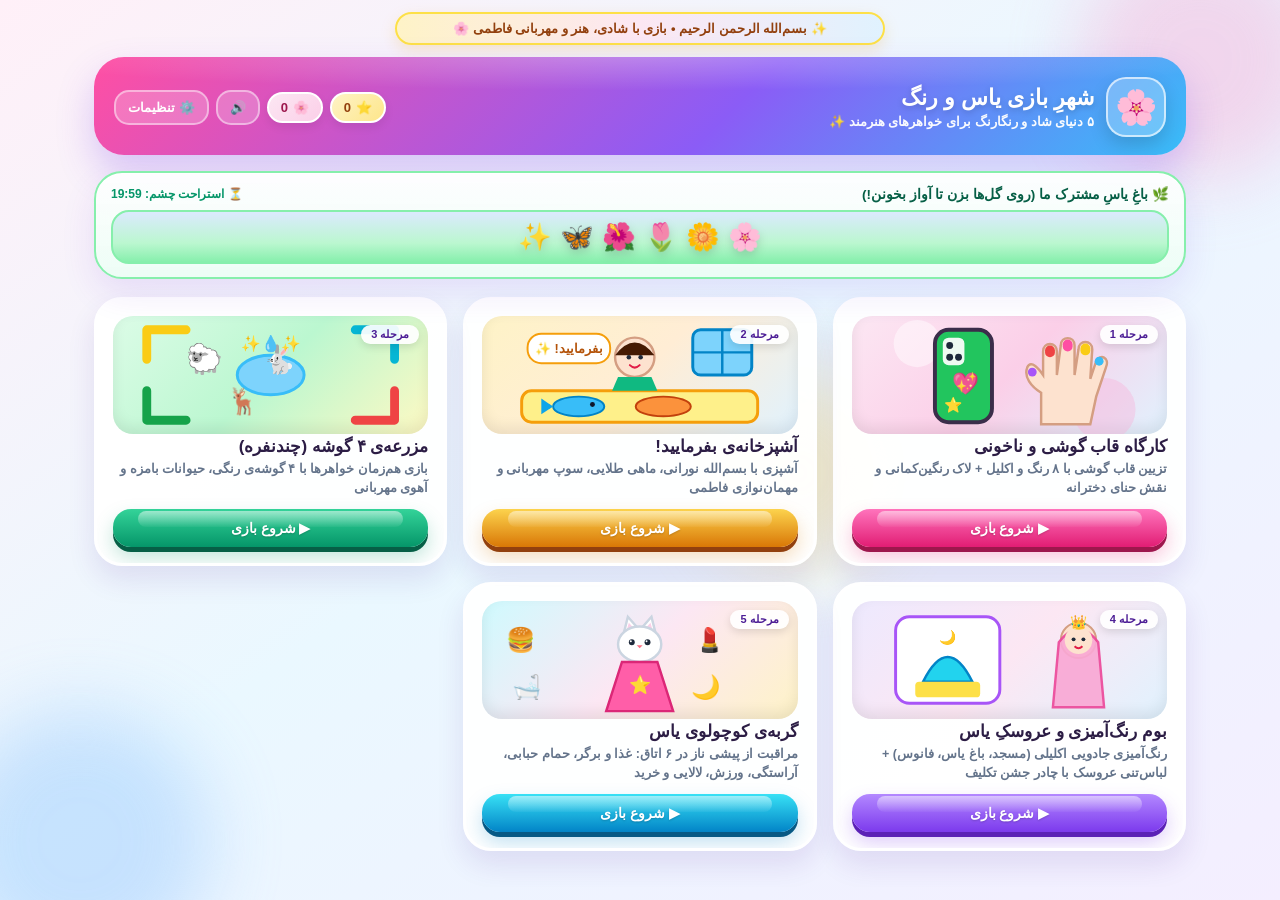
<file: app/src/main/assets/www/index.html>
<!DOCTYPE html>
<html lang="fa" dir="rtl">
<head>
  <meta charset="UTF-8" />
  <meta name="viewport" content="width=device-width, initial-scale=1.0, maximum-scale=1.0, user-scalable=no, viewport-fit=cover" />
  <title>شهرِ بازی یاس و رنگ</title>
  <link rel="stylesheet" href="shared/yas-theme.css" />
  <style>
    .lobby-wrap {
      position: relative;
      z-index: 2;
      max-width: 1120px;
      margin: 0 auto;
      padding: 12px 14px 36px;
    }

    .bismillah-ribbon {
      text-align: center;
      max-width: 490px;
      margin: 0 auto 12px;
      padding: 7px 18px;
      border-radius: 999px;
      background: linear-gradient(90deg, #fef3c7, #fce7f3, #e0f2fe);
      border: 2px solid #fde047;
      color: #92400e;
      font-weight: 900;
      font-size: 13px;
      box-shadow: 0 6px 16px rgba(245, 158, 11, 0.18);
    }

    /* Animated Sky Hero Banner */
    .hero-banner {
      position: relative;
      overflow: hidden;
      border-radius: 30px;
      padding: 20px 20px 18px;
      background: linear-gradient(135deg, var(--pink) 0%, var(--purple) 58%, #38bdf8 100%);
      color: #fff;
      box-shadow: 0 18px 36px rgba(124, 58, 237, 0.25);
      margin-bottom: 16px;
    }
    .hero-banner::after {
      content: "";
      position: absolute;
      top: -40%;
      left: -10%;
      width: 120%;
      height: 75%;
      background: radial-gradient(ellipse at center, rgba(255,255,255,0.28), transparent 70%);
      pointer-events: none;
    }
    .hero-top {
      position: relative;
      z-index: 2;
      display: flex;
      flex-wrap: wrap;
      align-items: center;
      justify-content: space-between;
      gap: 12px;
    }
    .hero-title-row {
      display: flex;
      align-items: center;
      gap: 12px;
    }
    .hero-emblem {
      width: 60px;
      height: 60px;
      border-radius: 20px;
      background: rgba(255, 255, 255, 0.24);
      border: 2.5px solid rgba(255, 255, 255, 0.65);
      display: flex;
      align-items: center;
      justify-content: center;
      font-size: 34px;
      box-shadow: 0 8px 18px rgba(0, 0, 0, 0.14);
      animation: bobFloat 3.2s ease-in-out infinite;
    }
    @keyframes bobFloat {
      0%, 100% { transform: translateY(0) rotate(-3deg); }
      50% { transform: translateY(-6px) rotate(3deg); }
    }
    .hero-h1 { margin: 0; font-size: 22px; font-weight: 900; text-shadow: 0 2px 6px rgba(0,0,0,0.18); }
    .hero-sub { margin: 3px 0 0; font-size: 13px; font-weight: 700; opacity: 0.96; }
    .names-pill {
      display: none;
      margin-top: 8px;
      background: rgba(255, 255, 255, 0.22);
      border: 1.5px solid rgba(255, 255, 255, 0.5);
      padding: 4px 12px;
      border-radius: 999px;
      font-size: 12.5px;
      font-weight: 800;
    }

    .hero-controls {
      display: flex;
      align-items: center;
      gap: 7px;
      flex-wrap: wrap;
    }
    .hero-icon-btn {
      border: 2px solid rgba(255, 255, 255, 0.45);
      background: rgba(255, 255, 255, 0.22);
      color: #fff;
      border-radius: 15px;
      padding: 8px 12px;
      font-family: inherit;
      font-weight: 800;
      font-size: 13px;
      cursor: pointer;
    }

    /* Interactive Living Jasmine Garden Bar */
    .garden-strip {
      margin-bottom: 18px;
      padding: 13px 15px;
      border-color: #86efac;
      background: linear-gradient(180deg, rgba(255,255,255,0.92), rgba(236,253,245,0.94));
    }
    .garden-head {
      display: flex;
      justify-content: space-between;
      align-items: center;
      flex-wrap: wrap;
      gap: 6px;
      font-weight: 900;
      font-size: 13.5px;
      color: #065f46;
      margin-bottom: 8px;
    }
    .garden-mini-meadow {
      display: flex;
      flex-wrap: wrap;
      align-items: center;
      justify-content: center;
      gap: 8px;
      min-height: 54px;
      border-radius: 18px;
      padding: 8px 10px;
      background: linear-gradient(180deg, #dbeafe 0%, #bbf7d0 62%, #86efac 100%);
      border: 2px solid #86efac;
    }

    /* 5 Rich Illustrated Game Cards */
    .games-grid {
      display: grid;
      grid-template-columns: repeat(auto-fill, minmax(268px, 1fr));
      gap: 16px;
    }

    .game-card {
      position: relative;
      background: rgba(255, 255, 255, 0.94);
      border-radius: 28px;
      padding: 16px;
      border: 3px solid #fff;
      box-shadow: 0 14px 28px rgba(76, 29, 149, 0.11);
      display: flex;
      flex-direction: column;
      justify-content: space-between;
      gap: 10px;
      cursor: pointer;
      transition: transform 0.22s var(--spring), box-shadow 0.22s ease;
      overflow: hidden;
    }
    .game-card:hover { transform: translateY(-6px); box-shadow: 0 20px 36px rgba(124, 58, 237, 0.18); }
    .game-card:active { transform: scale(0.97); }

    .card-art {
      height: 118px;
      border-radius: 20px;
      display: flex;
      align-items: center;
      justify-content: center;
      position: relative;
      overflow: hidden;
      box-shadow: inset 0 -6px 14px rgba(0, 0, 0, 0.08);
    }
    .card-art svg { width: 100%; height: 100%; display: block; }
    .stage-pill {
      position: absolute;
      top: 9px;
      right: 9px;
      background: rgba(255, 255, 255, 0.92);
      color: #4c1d95;
      font-size: 11px;
      font-weight: 900;
      padding: 3px 10px;
      border-radius: 999px;
      box-shadow: 0 3px 8px rgba(0,0,0,0.12);
    }
    .card-title { font-size: 17px; font-weight: 900; margin: 2px 0 3px; color: #2c1d45; }
    .card-desc { font-size: 12.5px; font-weight: 700; color: #64748b; margin: 0; line-height: 1.55; }

    .set-input {
      width: 100%;
      padding: 9px 12px;
      border-radius: 13px;
      border: 2px solid #cbd5e1;
      font-family: inherit;
      font-weight: 700;
      font-size: 13px;
      margin-bottom: 10px;
    }
    .toggle-row {
      display: flex;
      align-items: center;
      justify-content: space-between;
      padding: 8px 11px;
      border-radius: 13px;
      background: #f8fafc;
      border: 1.5px solid #e2e8f0;
      margin-bottom: 6px;
      font-size: 13px;
      font-weight: 800;
    }
  </style>
</head>
<body>
  <div class="lobby-wrap">
    <div id="bismillahBar" class="bismillah-ribbon">✨ بسم‌الله الرحمن الرحیم • بازی با شادی، هنر و مهربانی فاطمی 🌸</div>

    <header class="hero-banner">
      <div class="hero-top">
        <div class="hero-title-row">
          <div class="hero-emblem">🌸</div>
          <div>
            <h1 class="hero-h1">شهرِ بازی یاس و رنگ</h1>
            <p class="hero-sub">۵ دنیای شاد و رنگارنگ برای خواهرهای هنرمند ✨</p>
            <div id="namesBadge" class="names-pill"></div>
          </div>
        </div>

        <div class="hero-controls">
          <span class="stat-chip stars" onclick="YasCore.openGarden()"><span>⭐</span><span data-stars>0</span></span>
          <span class="stat-chip buds" onclick="YasCore.openGarden()"><span>🌸</span><span data-buds>0</span></span>
          <button data-sound-btn class="hero-icon-btn" onclick="YasCore.audio.toggle()">🔊</button>
          <button class="hero-icon-btn" onclick="openSettings()">⚙️ تنظیمات</button>
        </div>
      </div>
    </header>

    <!-- باغ یاس زنده -->
    <section class="glass-card garden-strip">
      <div class="garden-head">
        <span>🌿 باغِ یاسِ مشترک ما (روی گل‌ها بزن تا آواز بخونن!)</span>
        <span id="restBadge" style="font-size:12px;color:#059669;"></span>
      </div>
      <div id="meadowPlot" class="garden-mini-meadow"></div>
    </section>

    <!-- شبکه ۵ بازی ارتقاءیافته -->
    <section id="gamesGrid" class="games-grid"></section>
  </div>

  <!-- پنجره تنظیمات والدین -->
  <div id="settingsModal" class="yas-modal-bg" onclick="if(event.target===this) closeSettings()">
    <div class="yas-modal-card">
      <div style="display:flex;justify-content:space-between;align-items:center;margin-bottom:12px;">
        <h3 style="margin:0;color:#6d28d9;font-weight:900;">⚙️ تنظیمات و شخصی‌سازی</h3>
        <button class="soft-btn" onclick="closeSettings()">✖️</button>
      </div>

      <div id="gateBox" style="text-align:center;padding:10px 0;">
        <p style="font-weight:800;color:#475569;margin-top:0;">🔒 قفل والدین: حاصل این جمع را بنویسید:</p>
        <div id="mathQ" style="font-size:26px;font-weight:900;color:#7c3aed;margin:8px 0;"></div>
        <input id="mathAns" type="number" class="set-input" style="max-width:140px;text-align:center;font-size:18px;" />
        <div><button class="jelly-btn jb-purple" onclick="verifyGate()">ورود به تنظیمات</button></div>
      </div>

      <div id="settingsBody" style="display:none;">
        <label style="font-size:12px;font-weight:800;">پوسته رنگی شهر بازی:</label>
        <select id="setTheme" class="set-input" onchange="savePrefs()">
          <option value="pink">🌸 صورتی یاسی و آب‌نباتی</option>
          <option value="cyan">💎 فیروزه‌ای و طلایی</option>
          <option value="rainbow">🌈 رنگین‌کمان پرانرژی</option>
          <option value="purple">🔮 بنفش رؤیایی</option>
        </select>

        <label style="font-size:12px;font-weight:800;">نام دخترها (نمایش در خوشامدگویی):</label>
        <input id="setNames" class="set-input" oninput="savePrefs()" placeholder="مثلاً: فاطمه، ریحانه، حوریه" />

        <label style="font-size:12px;font-weight:800;">تایمر مهربان استراحت چشم:</label>
        <select id="setRest" class="set-input" onchange="savePrefs()">
          <option value="0">خاموش (آزاد)</option>
          <option value="15">هر ۱۵ دقیقه</option>
          <option value="20">هر ۲۰ دقیقه</option>
          <option value="30">هر ۳۰ دقیقه</option>
          <option value="45">هر ۴۵ دقیقه</option>
        </select>

        <label style="font-size:12px;font-weight:800;display:block;margin-bottom:6px;">نمایش مراحل:</label>
        <div id="togglesBox"></div>

        <div style="display:flex;justify-content:space-between;gap:8px;margin-top:14px;flex-wrap:wrap;">
          <button class="soft-btn" style="color:#be123c;border-color:#fecdd3;background:#fff1f2;" onclick="resetProgress()">🗑️ صفر کردن امتیازها</button>
          <button class="jelly-btn jb-emerald" onclick="closeSettings()">✅ ذخیره و بستن</button>
        </div>
      </div>
    </div>
  </div>

  <!-- پنجره استراحت مهربان چشم -->
  <div id="restModal" class="yas-modal-bg">
    <div class="yas-modal-card" style="text-align:center;border-color:#34d399;">
      <div style="font-size:54px;">👀🌸💧</div>
      <h2 style="color:#065f46;margin:6px 0;">وقت استراحت چشم‌های قشنگت!</h2>
      <p style="font-size:13.5px;font-weight:700;color:#475569;line-height:1.7;">
        آفرین دختر هنرمند! ۱۰ ثانیه به دوردست نگاه کن، پلک بزن، یه کم آب بخور و بعد دوباره برگرد به بازی!
      </p>
      <div id="restCount" style="font-size:20px;font-weight:900;color:#059669;margin:10px 0;"></div>
      <button id="restDoneBtn" class="jelly-btn jb-emerald" style="width:100%;" onclick="closeRest()">✨ استراحت کردم، بریم بازی!</button>
    </div>
  </div>

  <script src="shared/yas-core.js"></script>
  <script>
    const GAMES = [
      {
        id: 'stage1',
        num: 1,
        url: 'games/stage1.html',
        title: 'کارگاه قاب گوشی و ناخونی',
        desc: 'تزیین قاب گوشی با ۸ رنگ و اکلیل + لاک رنگین‌کمانی و نقش حنای دخترانه',
        btnClass: 'jb-pink',
        grad: 'linear-gradient(135deg,#fce7f3,#fbcfe8,#e0f2fe)',
        art: `<svg viewBox="0 0 280 120" xmlns="http://www.w3.org/2000/svg">
          <circle cx="46" cy="28" r="24" fill="#fff" opacity="0.45"/>
          <circle cx="236" cy="95" r="32" fill="#f9a8d4" opacity="0.35"/>
          <rect x="64" y="14" width="58" height="94" rx="14" fill="#22c55e" stroke="#3b2d4a" stroke-width="4"/>
          <rect x="72" y="22" width="22" height="28" rx="6" fill="#fff" opacity="0.92"/>
          <circle cx="79" cy="30" r="3.5" fill="#1e293b"/><circle cx="79" cy="42" r="3.5" fill="#1e293b"/><circle cx="88" cy="42" r="3.5" fill="#1e293b"/>
          <text x="95" y="76" font-size="22" text-anchor="middle">💖</text>
          <text x="82" y="96" font-size="15" text-anchor="middle">⭐</text>
          <g transform="translate(150,16)">
            <path d="M22,94 L22,62 C12,56 4,46 8,36 C12,28 20,38 24,44 L24,20 C24,10 38,10 38,20 L38,44 L42,14 C42,4 56,4 56,14 L56,44 L60,18 C60,8 74,8 74,18 L72,48 L78,30 C82,22 92,26 88,36 L78,66 L72,94 Z" fill="#fde2cf" stroke="#d49e82" stroke-width="2.5"/>
            <rect x="26" y="14" width="10" height="12" rx="5" fill="#ef4444"/>
            <rect x="44" y="8" width="10" height="12" rx="5" fill="#ff4fa3"/>
            <rect x="62" y="12" width="10" height="12" rx="5" fill="#facc15"/>
            <circle cx="81" cy="30" r="4.5" fill="#38bdf8"/>
            <circle cx="13" cy="41" r="4.5" fill="#a855f7"/>
          </g>
        </svg>`
      },
      {
        id: 'stage2',
        num: 2,
        url: 'games/stage2.html',
        title: 'آشپزخانه‌ی بفرمایید!',
        desc: 'آشپزی با بسم‌الله نورانی، ماهی طلایی، سوپ مهربانی و مهمان‌نوازی فاطمی',
        btnClass: 'jb-gold',
        grad: 'linear-gradient(135deg,#fef3c7,#ffedd5,#e0f2fe)',
        art: `<svg viewBox="0 0 280 120" xmlns="http://www.w3.org/2000/svg">
          <rect x="194" y="14" width="60" height="46" rx="8" fill="#7dd3fc" stroke="#0284c7" stroke-width="3"/>
          <line x1="224" y1="14" x2="224" y2="60" stroke="#0284c7" stroke-width="2.5"/>
          <line x1="194" y1="37" x2="254" y2="37" stroke="#0284c7" stroke-width="2.5"/>
          <rect x="20" y="76" width="240" height="32" rx="10" fill="#fef08a" stroke="#f59e0b" stroke-width="3"/>
          <ellipse cx="78" cy="92" rx="26" ry="10" fill="#38bdf8" stroke="#0284c7" stroke-width="2"/>
          <polygon points="52,92 40,84 40,100" fill="#0ea5e9"/>
          <circle cx="92" cy="90" r="2.5" fill="#0f172a"/>
          <ellipse cx="164" cy="92" rx="28" ry="10" fill="#fb923c" stroke="#c2410c" stroke-width="2"/>
          <circle cx="135" cy="42" r="20" fill="#fde2cf" stroke="#d49e82" stroke-width="2.5"/>
          <path d="M115,40 Q135,14 155,40" fill="#451a03"/>
          <circle cx="129" cy="42" r="2.3" fill="#1e293b"/><circle cx="141" cy="42" r="2.3" fill="#1e293b"/>
          <path d="M130,50 Q135,55 140,50" fill="none" stroke="#e11d48" stroke-width="2" stroke-linecap="round"/>
          <path d="M118,62 L152,62 L158,76 L112,76 Z" fill="#10b981"/>
          <rect x="26" y="18" width="84" height="30" rx="14" fill="#fff" stroke="#f59e0b" stroke-width="2"/>
          <text x="68" y="38" text-anchor="middle" font-size="13" font-weight="900" fill="#b45309">بفرمایید! ✨</text>
        </svg>`
      },
      {
        id: 'stage3',
        num: 3,
        url: 'games/stage3.html',
        title: 'مزرعه‌ی ۴ گوشه (چندنفره)',
        desc: 'بازی هم‌زمان خواهرها با ۴ گوشه‌ی رنگی، حیوانات بامزه و آهوی مهربانی',
        btnClass: 'jb-emerald',
        grad: 'linear-gradient(135deg,#dcfce7,#bbf7d0,#fef9c3)',
        art: `<svg viewBox="0 0 280 120" xmlns="http://www.w3.org/2000/svg">
          <path d="M14,14 L14,44 M14,14 L54,14" stroke="#facc15" stroke-width="9" stroke-linecap="round"/>
          <path d="M266,14 L266,44 M266,14 L226,14" stroke="#06b6d4" stroke-width="9" stroke-linecap="round"/>
          <path d="M14,106 L14,76 M14,106 L54,106" stroke="#16a34a" stroke-width="9" stroke-linecap="round"/>
          <path d="M266,106 L266,76 M266,106 L226,106" stroke="#ef4444" stroke-width="9" stroke-linecap="round"/>
          <ellipse cx="140" cy="60" rx="34" ry="20" fill="#7dd3fc" stroke="#38bdf8" stroke-width="3"/>
          <text x="92" y="54" font-size="30">🐑</text>
          <text x="166" y="54" font-size="28">🐇</text>
          <text x="128" y="96" font-size="26">🦌</text>
          <text x="140" y="34" font-size="16" text-anchor="middle">✨💧✨</text>
        </svg>`
      },
      {
        id: 'stage4',
        num: 4,
        url: 'games/stage4.html',
        title: 'بوم رنگ‌آمیزی و عروسکِ یاس',
        desc: 'رنگ‌آمیزی جادویی اکلیلی (مسجد، باغ یاس، فانوس) + لباس‌تنی عروسک با چادر جشن تکلیف',
        btnClass: 'jb-purple',
        grad: 'linear-gradient(135deg,#ede9fe,#fce7f3,#e0f2fe)',
        art: `<svg viewBox="0 0 280 120" xmlns="http://www.w3.org/2000/svg">
          <rect x="24" y="16" width="106" height="88" rx="14" fill="#fff" stroke="#a855f7" stroke-width="3"/>
          <path d="M52,82 Q77,32 102,82 Z" fill="#22d3ee" stroke="#0284c7" stroke-width="2.5"/>
          <rect x="44" y="82" width="66" height="16" rx="4" fill="#fde047"/>
          <text x="77" y="42" text-anchor="middle" font-size="14">🌙</text>
          <g transform="translate(178,12)">
            <circle cx="32" cy="28" r="18" fill="#fde2cf" stroke="#d49e82" stroke-width="2"/>
            <path d="M12,30 Q32,4 52,30 L58,96 L6,96 Z" fill="#f9a8d4" stroke="#ec4899" stroke-width="2.5" opacity="0.92"/>
            <circle cx="32" cy="28" r="14" fill="#fde2cf"/>
            <circle cx="27" cy="27" r="2" fill="#1e293b"/><circle cx="37" cy="27" r="2" fill="#1e293b"/>
            <path d="M28,34 Q32,38 36,34" fill="none" stroke="#e11d48" stroke-width="2"/>
            <text x="32" y="14" text-anchor="middle" font-size="14">👑</text>
          </g>
        </svg>`
      },
      {
        id: 'stage5',
        num: 5,
        url: 'games/stage5.html',
        title: 'گربه‌ی کوچولوی یاس',
        desc: 'مراقبت از پیشی ناز در ۶ اتاق: غذا و برگر، حمام حبابی، آراستگی، ورزش، لالایی و خرید',
        btnClass: 'jb-cyan',
        grad: 'linear-gradient(135deg,#cffafe,#fce7f3,#fef3c7)',
        art: `<svg viewBox="0 0 280 120" xmlns="http://www.w3.org/2000/svg">
          <g transform="translate(106,8)">
            <polygon points="16,32 22,8 36,24" fill="#fff" stroke="#cbd5e1" stroke-width="2.5"/>
            <polygon points="52,32 46,8 32,24" fill="#fff" stroke="#cbd5e1" stroke-width="2.5"/>
            <polygon points="19,28 23,14 31,23" fill="#fbcfe8"/>
            <polygon points="49,28 45,14 37,23" fill="#fbcfe8"/>
            <ellipse cx="34" cy="36" rx="22" ry="18" fill="#fff" stroke="#cbd5e1" stroke-width="2.5"/>
            <circle cx="26" cy="34" r="3" fill="#1e293b"/><circle cx="42" cy="34" r="3" fill="#1e293b"/>
            <circle cx="25" cy="33" r="1" fill="#fff"/><circle cx="41" cy="33" r="1" fill="#fff"/>
            <polygon points="34,40 31,37 37,37" fill="#fb7185"/>
            <path d="M16,54 L52,54 L68,104 L0,104 Z" fill="#ff5ea8" stroke="#db2777" stroke-width="2.5"/>
            <text x="34" y="84" text-anchor="middle" font-size="18">⭐</text>
          </g>
          <text x="34" y="48" font-size="24">🍔</text>
          <text x="40" y="96" font-size="24">🛁</text>
          <text x="226" y="48" font-size="24">💄</text>
          <text x="222" y="96" font-size="24">🌙</text>
        </svg>`
      }
    ];

    let prefs = { theme: 'pink', names: '', restMinutes: 20, hidden: [] };
    let expectedAns = 0;
    let restTimer = null, restSecs = 0;

    function loadPrefs() {
      try {
        const s = JSON.parse(localStorage.getItem(YasCore.PREF_KEY) || 'null');
        if (s) prefs = Object.assign(prefs, s);
      } catch (e) {}
      document.body.className = 'theme-' + (prefs.theme || 'pink');
      const nb = document.getElementById('namesBadge');
      if (prefs.names && prefs.names.trim()) {
        nb.style.display = 'inline-block';
        nb.textContent = '💖 خوش آمدید: ' + prefs.names.trim();
      } else {
        nb.style.display = 'none';
      }
    }

    function renderMeadow() {
      const p = YasCore.getProgress();
      const box = document.getElementById('meadowPlot');
      box.innerHTML = '';
      const count = Math.max(6, Math.min(26, p.buds + 5));
      const icons = ['🌸', '🌼', '🌷', '🌺', '🦋', '✨', '🌹'];
      const notes = [523, 587, 659, 784, 880, 1046];
      for (let i = 0; i < count; i++) {
        const sp = document.createElement('span');
        sp.className = 'yas-flower-item';
        sp.style.fontSize = '27px';
        sp.textContent = icons[i % icons.length];
        sp.onclick = (e) => {
          YasCore.audio.note(notes[i % notes.length], 0.2, 'sine', 0.15);
          YasCore.haptic(15);
          YasCore.burst(e.clientX, e.clientY, 12, ['🌸', '✨']);
        };
        box.appendChild(sp);
      }
    }

    function renderGames() {
      const grid = document.getElementById('gamesGrid');
      grid.innerHTML = '';
      GAMES.forEach(g => {
        if ((prefs.hidden || []).includes(g.id)) return;
        const card = document.createElement('div');
        card.className = 'game-card';
        card.onclick = () => {
          YasCore.audio.sparkle();
          YasCore.haptic(25);
          setTimeout(() => { location.href = g.url; }, 110);
        };
        card.innerHTML = `
          <div>
            <div class="card-art" style="background:${g.grad};">
              ${g.art}
              <span class="stage-pill">مرحله ${g.num}</span>
            </div>
            <h3 class="card-title">${g.title}</h3>
            <p class="card-desc">${g.desc}</p>
          </div>
          <div class="jelly-btn ${g.btnClass}" style="width:100%;">▶ شروع بازی</div>
        `;
        grid.appendChild(card);
      });
    }

    function setupRestTimer() {
      if (restTimer) clearInterval(restTimer);
      const mins = Number(prefs.restMinutes) || 0;
      const badge = document.getElementById('restBadge');
      if (mins <= 0) { badge.textContent = ''; return; }
      restSecs = mins * 60;
      restTimer = setInterval(() => {
        restSecs--;
        const m = Math.floor(restSecs / 60);
        const s = String(restSecs % 60).padStart(2, '0');
        badge.textContent = `⏳ استراحت چشم: ${m}:${s}`;
        if (restSecs <= 0) {
          clearInterval(restTimer);
          openRest();
        }
      }, 1000);
    }

    function openRest() {
      YasCore.audio.blessing();
      document.getElementById('restModal').classList.add('open');
      let s = 10;
      const btn = document.getElementById('restDoneBtn');
      const cnt = document.getElementById('restCount');
      btn.disabled = true; btn.style.opacity = '0.55';
      cnt.textContent = `⏳ ${s} ثانیه به دوردست نگاه کن...`;
      const iv = setInterval(() => {
        s--;
        if (s > 0) cnt.textContent = `⏳ ${s} ثانیه به دوردست نگاه کن...`;
        else {
          clearInterval(iv);
          cnt.textContent = '🌟 آفرین! چشم‌هات سرحال شدن!';
          btn.disabled = false; btn.style.opacity = '1';
        }
      }, 1000);
    }

    function closeRest() {
      document.getElementById('restModal').classList.remove('open');
      setupRestTimer();
    }

    function openSettings() {
      YasCore.audio.pop();
      const a = 3 + Math.floor(Math.random() * 6);
      const b = 4 + Math.floor(Math.random() * 6);
      expectedAns = a + b;
      document.getElementById('mathQ').textContent = `${a} + ${b} = ؟`;
      document.getElementById('mathAns').value = '';
      document.getElementById('gateBox').style.display = 'block';
      document.getElementById('settingsBody').style.display = 'none';
      document.getElementById('settingsModal').classList.add('open');
    }

    function verifyGate() {
      if (parseInt(document.getElementById('mathAns').value, 10) === expectedAns) {
        document.getElementById('gateBox').style.display = 'none';
        document.getElementById('settingsBody').style.display = 'block';
        document.getElementById('setTheme').value = prefs.theme || 'pink';
        document.getElementById('setNames').value = prefs.names || '';
        document.getElementById('setRest').value = String(prefs.restMinutes || 0);
        const tb = document.getElementById('togglesBox');
        tb.innerHTML = '';
        GAMES.forEach(g => {
          const vis = !(prefs.hidden || []).includes(g.id);
          const lbl = document.createElement('label');
          lbl.className = 'toggle-row';
          lbl.innerHTML = `<span>${g.title}</span><input type="checkbox" ${vis ? 'checked' : ''} onchange="toggleGame('${g.id}', this.checked)"/>`;
          tb.appendChild(lbl);
        });
      } else {
        YasCore.showToast('پاسخ درست نبود، دوباره امتحان کنید!');
      }
    }

    function toggleGame(id, vis) {
      prefs.hidden = prefs.hidden || [];
      if (vis) prefs.hidden = prefs.hidden.filter(x => x !== id);
      else if (!prefs.hidden.includes(id)) prefs.hidden.push(id);
      savePrefs();
    }

    function savePrefs() {
      prefs.theme = document.getElementById('setTheme').value;
      prefs.names = document.getElementById('setNames').value;
      prefs.restMinutes = parseInt(document.getElementById('setRest').value, 10) || 0;
      try { localStorage.setItem(YasCore.PREF_KEY, JSON.stringify(prefs)); } catch (e) {}
      loadPrefs();
      renderGames();
      setupRestTimer();
    }

    function resetProgress() {
      if (confirm('ستاره‌ها و غنچه‌های باغ یاس صفر شوند؟')) {
        YasCore.setProgress({ stars: 0, buds: 0 });
        renderMeadow();
        YasCore.showToast('امتیازها بازنشانی شدند 🌸');
      }
    }

    function closeSettings() {
      document.getElementById('settingsModal').classList.remove('open');
    }

    window.onAndroidBack = function () {
      const m = document.getElementById('settingsModal');
      if (m.classList.contains('open')) { closeSettings(); return 'HANDLED'; }
      const g = document.getElementById('yasGardenModal');
      if (g && g.classList.contains('open')) { YasCore.closeGarden(); return 'HANDLED'; }
      return 'EXIT';
    };

    window.addEventListener('DOMContentLoaded', () => {
      loadPrefs();
      renderMeadow();
      renderGames();
      setupRestTimer();
    });
  </script>
</body>
</html>
</file>
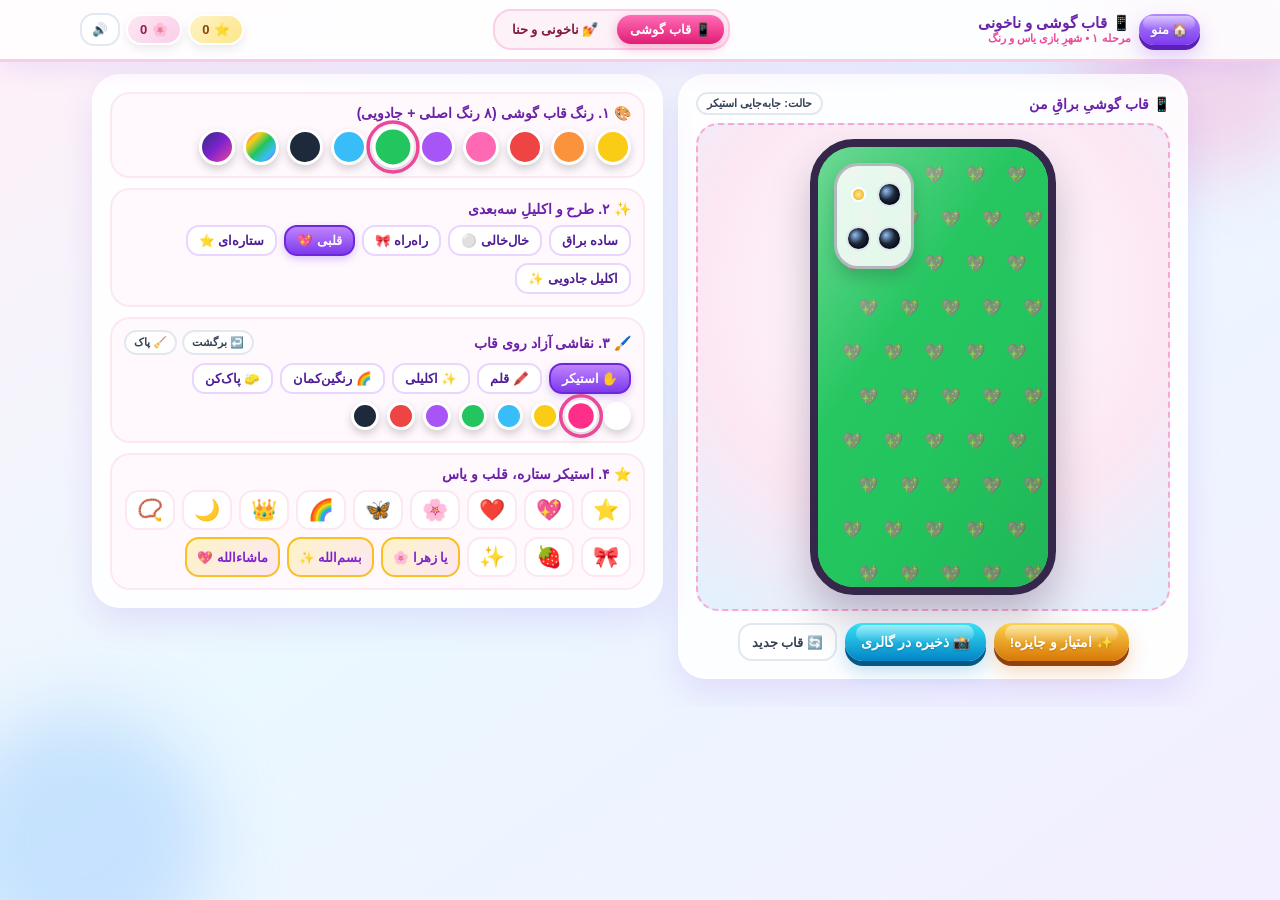
<file: app/src/main/assets/www/games/stage1.html>
<!DOCTYPE html>
<html lang="fa" dir="rtl">
<head>
  <meta charset="UTF-8" />
  <meta name="viewport" content="width=device-width, initial-scale=1.0, maximum-scale=1.0, user-scalable=no, viewport-fit=cover" />
  <title>مرحله ۱ • کارگاه قاب گوشی و ناخونی</title>
  <link rel="stylesheet" href="../shared/yas-theme.css" />
  <style>
    .wrap { position:relative; z-index:2; max-width:1120px; margin:12px auto 28px; padding:0 12px; }
    .tabs { display:flex; gap:6px; background:#fdf2f8; border:2px solid #fbcfe8; padding:4px; border-radius:18px; }
    .tab-btn { border:none; background:transparent; color:#831843; font-family:inherit; font-weight:900; font-size:13px; padding:7px 13px; border-radius:14px; cursor:pointer; transition:all .2s; }
    .tab-btn.active { background:linear-gradient(180deg,#ff6db8,#e11d74); color:#fff; box-shadow:0 4px 12px rgba(225,29,116,.32); }
    .panel { display:none; }
    .panel.active { display:block; animation:yasPopIn .25s ease; }
    .grid { display:grid; grid-template-columns:1fr 1.12fr; gap:15px; align-items:start; }
    @media (max-width:860px){ .grid { grid-template-columns:1fr; } }

    .sec-title { font-weight:900; font-size:14px; color:#6b21a8; margin:0 0 8px; display:flex; align-items:center; justify-content:space-between; gap:6px; }
    .ctrl-box { background:rgba(255,249,253,0.92); border:2px solid #fce7f3; border-radius:20px; padding:11px 12px; margin-bottom:10px; }
    .swatch-row { display:flex; flex-wrap:wrap; gap:8px; align-items:center; }
    .dot { width:36px; height:36px; border-radius:50%; border:3px solid #fff; box-shadow:0 4px 9px rgba(0,0,0,.18); cursor:pointer; transition:transform .16s var(--spring); }
    .dot.sel { transform:scale(1.16); outline:3px solid #ec4899; outline-offset:2px; }
    .chips { display:flex; flex-wrap:wrap; gap:7px; }
    .chip { border:2px solid #e9d5ff; background:#fff; color:#4c1d95; border-radius:13px; padding:6px 11px; font-family:inherit; font-weight:800; font-size:12.5px; cursor:pointer; transition:all .15s; }
    .chip.sel { background:linear-gradient(180deg,#c084fc,#7c3aed); color:#fff; border-color:#6d28d9; box-shadow:0 3px 8px rgba(124,58,237,.28); }

    /* Phone 2.5D Stage */
    .phone-stage { display:flex; flex-direction:column; align-items:center; padding:14px 8px; border-radius:22px; background:radial-gradient(circle at 50% 35%, #ffffff 0%, #fce7f3 60%, #e0f2fe 100%); border:2.5px dashed #f9a8d4; }
    .phone-wrap { position:relative; display:inline-block; }
    .phone-shell {
      position:relative; width:246px; height:456px; border-radius:44px;
      border:8px solid #35274a;
      box-shadow:0 22px 40px rgba(53,39,74,.28), inset 0 0 0 3px rgba(255,255,255,.4);
      overflow:hidden; background:#22c55e; touch-action:none;
    }
    .phone-shell::after {
      content:""; position:absolute; inset:0; pointer-events:none; z-index:4;
      background:linear-gradient(125deg, rgba(255,255,255,0.34) 0%, rgba(255,255,255,0.02) 38%, transparent 60%, rgba(0,0,0,0.08) 100%);
    }
    #phoneBg, #phoneDraw { position:absolute; inset:0; width:100%; height:100%; display:block; }
    #phoneDraw { z-index:3; touch-action:none; }
    .cam-island {
      position:absolute; top:16px; left:16px; width:80px; height:106px; border-radius:24px;
      background:rgba(255,255,255,.86); backdrop-filter:blur(6px);
      border:3px solid rgba(53,39,74,.3); box-shadow:0 8px 16px rgba(0,0,0,.16);
      z-index:5; pointer-events:none; display:grid; grid-template-columns:1fr 1fr; align-items:center; justify-items:center; padding:8px; gap:4px;
    }
    .cam-lens { width:25px; height:25px; border-radius:50%; background:radial-gradient(circle at 32% 32%, #93c5fd 0%, #1e293b 45%, #020617 100%); border:2.5px solid #e2e8f0; box-shadow:inset 0 0 5px #000; }
    .cam-flash { width:15px; height:15px; border-radius:50%; background:radial-gradient(circle,#fef08a,#f59e0b); border:2px solid #fff; }

    #stLayer { position:absolute; inset:0; z-index:6; pointer-events:none; }
    .placed-st { position:absolute; transform:translate(-50%,-50%); cursor:grab; pointer-events:auto; touch-action:none; line-height:1; padding:2px 5px; border-radius:12px; filter:drop-shadow(0 4px 6px rgba(0,0,0,.22)); }
    .placed-st.sel { outline:2.5px dashed #fff; box-shadow:0 0 0 4px rgba(236,72,153,.55); background:rgba(255,255,255,.18); }
    .placed-st.badge { font-weight:900; color:#fff; background:linear-gradient(135deg,#ec4899,#8b5cf6); border:2px solid #fef08a; padding:4px 10px; border-radius:999px; white-space:nowrap; }
    .st-tools { display:none; align-items:center; gap:6px; flex-wrap:wrap; justify-content:center; margin-top:10px; background:#fff; border:2px solid #f472b6; border-radius:15px; padding:6px 10px; }
    .st-tools.show { display:flex; }
    .st-btn { border:2px solid #fce7f3; background:#fff; border-radius:14px; padding:6px 10px; font-size:21px; cursor:pointer; }
    .st-btn.pill { font-family:inherit; font-size:12.5px; font-weight:900; color:#7e22ce; background:linear-gradient(135deg,#fef3c7,#fce7f3); border-color:#fbbf24; }

    /* Hand & Nails Stage */
    .hand-stage { display:flex; flex-direction:column; align-items:center; padding:12px 8px; border-radius:22px; background:radial-gradient(circle at 50% 35%, #ffffff 0%, #eff6ff 65%, #fce7f3 100%); border:2.5px dashed #93c5fd; }
    #handSvg { width:100%; max-width:340px; height:auto; filter:drop-shadow(0 14px 24px rgba(124,58,237,.16)); }
    .nail-hit { cursor:pointer; transition:filter .15s; }
    .nail-hit:hover { filter:brightness(1.08); }
    .polish-rack { display:flex; flex-wrap:wrap; justify-content:center; gap:7px; margin-top:10px; padding:10px; background:rgba(255,255,255,.92); border-radius:18px; border:2px solid #fbcfe8; width:100%; }
    .bottle { display:flex; flex-direction:column; align-items:center; border:none; background:transparent; cursor:pointer; padding:2px; transition:transform .16s var(--spring); }
    .bottle.sel { transform:translateY(-7px) scale(1.12); }
    .b-cap { width:11px; height:14px; background:linear-gradient(90deg,#1e293b,#475569); border-radius:4px 4px 0 0; }
    .b-glass { width:25px; height:29px; border-radius:8px 8px 10px 10px; border:2.5px solid #fff; box-shadow:0 5px 10px rgba(0,0,0,.18); }
    .bottle.sel .b-glass { outline:3px solid #ec4899; }

    .actions { display:flex; flex-wrap:wrap; gap:8px; margin-top:12px; justify-content:center; }
    .score-box { display:none; margin-top:10px; padding:12px; border-radius:18px; background:linear-gradient(135deg,#fef3c7,#fce7f3); border:2.5px solid #f59e0b; text-align:center; }
    .score-box.show { display:block; animation:yasPopIn .3s var(--spring); }
  </style>
</head>
<body>
  <header class="yas-header">
    <div class="yas-header-inner">
      <div style="display:flex;align-items:center;gap:8px;">
        <button class="jelly-btn jb-purple" style="padding:8px 12px;font-size:12.5px;" onclick="location.href='../index.html'">🏠 منو</button>
        <div>
          <div style="font-weight:900;font-size:15px;color:#6b21a8;">📱 قاب گوشی و ناخونی</div>
          <div style="font-size:11px;font-weight:700;color:#ec4899;">مرحله ۱ • شهرِ بازی یاس و رنگ</div>
        </div>
      </div>

      <div class="tabs">
        <button id="tPhone" class="tab-btn active" onclick="switchTab('phone')">📱 قاب گوشی</button>
        <button id="tNail" class="tab-btn" onclick="switchTab('nail')">💅 ناخونی و حنا</button>
      </div>

      <div style="display:flex;align-items:center;gap:6px;">
        <span class="stat-chip stars" onclick="YasCore.openGarden()">⭐ <span data-stars>0</span></span>
        <span class="stat-chip buds" onclick="YasCore.openGarden()">🌸 <span data-buds>0</span></span>
        <button data-sound-btn class="soft-btn" style="padding:7px 10px;" onclick="YasCore.audio.toggle()">🔊</button>
      </div>
    </div>
  </header>

  <main class="wrap">
    <!-- پنل قاب گوشی -->
    <section id="pPhone" class="panel active">
      <div class="grid">
        <div class="glass-card">
          <div class="sec-title">
            <span>📱 قاب گوشیِ براقِ من</span>
            <span id="modeHint" class="soft-btn" style="padding:3px 9px;font-size:11px;cursor:default;">حالت: جابه‌جایی استیکر</span>
          </div>
          <div class="phone-stage">
            <div class="phone-wrap">
              <div id="phoneShell" class="phone-shell">
                <canvas id="phoneBg" width="492" height="912"></canvas>
                <canvas id="phoneDraw" width="492" height="912"></canvas>
                <div class="cam-island">
                  <div class="cam-lens"></div><div class="cam-flash"></div>
                  <div class="cam-lens"></div><div class="cam-lens"></div>
                </div>
                <div id="stLayer"></div>
              </div>
            </div>
            <div id="stTools" class="st-tools">
              <button class="soft-btn" onclick="resizeSt(6)">➕ بزرگ</button>
              <button class="soft-btn" onclick="resizeSt(-6)">➖ کوچک</button>
              <button class="soft-btn" onclick="rotateSt(18)">🔄 چرخش</button>
              <button class="soft-btn" style="color:#be123c;" onclick="delSt()">🗑️ حذف</button>
            </div>
          </div>
          <div class="actions">
            <button class="jelly-btn jb-gold" onclick="scorePhone()">✨ امتیاز و جایزه!</button>
            <button class="jelly-btn jb-cyan" onclick="savePhoneImg()">📸 ذخیره در گالری</button>
            <button class="soft-btn" onclick="resetPhone()">🔄 قاب جدید</button>
          </div>
          <div id="phoneScore" class="score-box">
            <div id="pScoreBig" style="font-size:20px;font-weight:900;color:#b45309;"></div>
            <div id="pScoreMsg" style="font-size:13px;font-weight:800;color:#831843;margin-top:3px;"></div>
          </div>
        </div>

        <div class="glass-card">
          <div class="ctrl-box">
            <div class="sec-title"><span>🎨 ۱. رنگ قاب گوشی (۸ رنگ اصلی + جادویی)</span></div>
            <div id="pColors" class="swatch-row"></div>
          </div>
          <div class="ctrl-box">
            <div class="sec-title"><span>✨ ۲. طرح و اکلیلِ سه‌بعدی</span></div>
            <div id="pPatterns" class="chips"></div>
          </div>
          <div class="ctrl-box">
            <div class="sec-title">
              <span>🖌️ ۳. نقاشی آزاد روی قاب</span>
              <div style="display:flex;gap:5px;">
                <button class="soft-btn" style="padding:4px 8px;font-size:11px;" onclick="undoDraw()">↩️ برگشت</button>
                <button class="soft-btn" style="padding:4px 8px;font-size:11px;" onclick="clearDraw()">🧹 پاک</button>
              </div>
            </div>
            <div class="chips" style="margin-bottom:8px;">
              <button id="tmMove" class="chip sel" onclick="setTool('move')">✋ استیکر</button>
              <button id="tmBrush" class="chip" onclick="setTool('brush')">🖍️ قلم</button>
              <button id="tmSpark" class="chip" onclick="setTool('sparkle')">✨ اکلیلی</button>
              <button id="tmRain" class="chip" onclick="setTool('rainbow')">🌈 رنگین‌کمان</button>
              <button id="tmErase" class="chip" onclick="setTool('eraser')">🧽 پاک‌کن</button>
            </div>
            <div id="bColors" class="swatch-row"></div>
          </div>
          <div class="ctrl-box" style="margin-bottom:0;">
            <div class="sec-title"><span>⭐ ۴. استیکر ستاره، قلب و یاس</span></div>
            <div id="stPal" class="chips"></div>
          </div>
        </div>
      </div>
    </section>

    <!-- پنل ناخونی و حنا -->
    <section id="pNail" class="panel">
      <div class="grid">
        <div class="glass-card">
          <div class="sec-title">
            <span>💅 غرفه ناخونی و حنای رنگین‌کمان</span>
            <span class="soft-btn" style="padding:3px 9px;font-size:11px;cursor:default;">روی هر ناخن بزن!</span>
          </div>
          <div class="hand-stage">
            <svg id="handSvg" viewBox="0 0 360 400" xmlns="http://www.w3.org/2000/svg">
              <defs>
                <linearGradient id="skinLight" x1="0" y1="0" x2="1" y2="1"><stop offset="0%" stop-color="#ffeadb"/><stop offset="100%" stop-color="#f5c9ac"/></linearGradient>
                <linearGradient id="skinWarm" x1="0" y1="0" x2="1" y2="1"><stop offset="0%" stop-color="#f8d2b4"/><stop offset="100%" stop-color="#dfa57f"/></linearGradient>
                <linearGradient id="skinTan" x1="0" y1="0" x2="1" y2="1"><stop offset="0%" stop-color="#dfa780"/><stop offset="100%" stop-color="#bd7d53"/></linearGradient>
                <linearGradient id="rainbowNail" x1="0" y1="0" x2="1" y2="1">
                  <stop offset="0%" stop-color="#ff4fa3"/><stop offset="33%" stop-color="#facc15"/>
                  <stop offset="66%" stop-color="#34d399"/><stop offset="100%" stop-color="#38bdf8"/>
                </linearGradient>
                <linearGradient id="pearlG" x1="0" y1="0" x2="1" y2="1"><stop offset="0%" stop-color="#fff"/><stop offset="100%" stop-color="#cbd5e1"/></linearGradient>
                <filter id="hShad" x="-10%" y="-10%" width="120%" height="120%">
                  <feDropShadow dx="0" dy="6" stdDeviation="5" flood-color="#7c3aed" flood-opacity="0.18"/>
                </filter>
              </defs>
              <g filter="url(#hShad)">
                <path id="skinPath"
                  d="M 118 395 L 118 308 C 94 296, 65 268, 45 236 C 30 212, 42 184, 66 190 C 80 194, 94 214, 108 232 L 104 128 C 103 95, 145 92, 147 125 L 152 204 L 158 92 C 160 58, 204 58, 204 92 L 206 202 L 216 106 C 219 74, 260 77, 258 110 L 252 214 L 268 148 C 276 118, 314 128, 307 158 L 284 268 C 278 304, 256 322, 242 332 L 242 395 Z"
                  fill="url(#skinLight)" stroke="#c98e6e" stroke-width="3.2" stroke-linejoin="round"/>
              </g>
              <g id="hennaG" opacity="0.9"></g>
              <g id="ringG"></g>
              <g id="braceG"></g>
              <!-- ۵ ناخن براق لمسی -->
              <g class="nail-hit" onclick="paintNail(0)">
                <ellipse id="nf0" cx="56" cy="206" rx="14" ry="18" transform="rotate(-32 56 206)" fill="#fff5f8" stroke="#c98e6e" stroke-width="2.4"/>
                <ellipse cx="51" cy="199" rx="4" ry="8" transform="rotate(-32 51 199)" fill="rgba(255,255,255,0.65)" pointer-events="none"/>
                <text id="na0" x="56" y="212" text-anchor="middle" font-size="14" pointer-events="none"></text>
              </g>
              <g class="nail-hit" onclick="paintNail(1)">
                <rect id="nf1" x="111" y="102" width="29" height="36" rx="14" fill="#fff5f8" stroke="#c98e6e" stroke-width="2.4"/>
                <rect x="117" y="108" width="6" height="18" rx="3" fill="rgba(255,255,255,0.65)" pointer-events="none"/>
                <text id="na1" x="125.5" y="126" text-anchor="middle" font-size="15" pointer-events="none"></text>
              </g>
              <g class="nail-hit" onclick="paintNail(2)">
                <rect id="nf2" x="166" y="68" width="31" height="39" rx="15" fill="#fff5f8" stroke="#c98e6e" stroke-width="2.4"/>
                <rect x="172" y="75" width="6" height="20" rx="3" fill="rgba(255,255,255,0.65)" pointer-events="none"/>
                <text id="na2" x="181.5" y="94" text-anchor="middle" font-size="16" pointer-events="none"></text>
              </g>
              <g class="nail-hit" onclick="paintNail(3)">
                <rect id="nf3" x="223" y="85" width="29" height="36" rx="14" fill="#fff5f8" stroke="#c98e6e" stroke-width="2.4"/>
                <rect x="229" y="91" width="6" height="18" rx="3" fill="rgba(255,255,255,0.65)" pointer-events="none"/>
                <text id="na3" x="237.5" y="109" text-anchor="middle" font-size="15" pointer-events="none"></text>
              </g>
              <g class="nail-hit" onclick="paintNail(4)">
                <rect id="nf4" x="275" y="132" width="25" height="31" rx="12" transform="rotate(14 287 147)" fill="#fff5f8" stroke="#c98e6e" stroke-width="2.4"/>
                <rect x="281" y="137" width="5" height="14" rx="2.5" transform="rotate(14 287 147)" fill="rgba(255,255,255,0.65)" pointer-events="none"/>
                <text id="na4" x="287" y="153" text-anchor="middle" font-size="13" pointer-events="none"></text>
              </g>
            </svg>
            <div id="polishRack" class="polish-rack"></div>
          </div>
          <div class="actions">
            <button class="jelly-btn jb-pink" onclick="rainbowNails()">🌈 همه رنگین‌کمانی!</button>
            <button class="jelly-btn jb-gold" onclick="scoreNail()">✨ امتیاز و جایزه!</button>
            <button class="jelly-btn jb-cyan" onclick="saveHandImg()">📸 ذخیره در گالری</button>
            <button class="soft-btn" onclick="resetNails()">🧹 پاک</button>
          </div>
          <div id="nailScore" class="score-box">
            <div id="nScoreBig" style="font-size:20px;font-weight:900;color:#b45309;"></div>
            <div id="nScoreMsg" style="font-size:13px;font-weight:800;color:#831843;margin-top:3px;"></div>
          </div>
        </div>

        <div class="glass-card">
          <div class="ctrl-box">
            <div class="sec-title">
              <span>⭐ ۱. ستاره و نگین روی ناخن</span>
              <button class="soft-btn" style="padding:4px 8px;font-size:11px;" onclick="stickAllNails()">✨ بزن روی همه</button>
            </div>
            <div id="nStickers" class="chips"></div>
          </div>
          <div class="ctrl-box">
            <div class="sec-title"><span>🌿 ۲. نقش حنای دخترانه</span></div>
            <div id="nHenna" class="chips"></div>
          </div>
          <div class="ctrl-box">
            <div class="sec-title"><span>📿 ۳. دستبند و انگشتر</span></div>
            <div id="nBrace" class="chips" style="margin-bottom:8px;"></div>
            <div id="nRing" class="chips"></div>
          </div>
          <div class="ctrl-box" style="margin-bottom:0;">
            <div class="sec-title"><span>🌸 ۴. رنگ پوست و پیام یاس</span></div>
            <div id="nSkin" class="swatch-row" style="margin-bottom:9px;"></div>
            <div style="background:linear-gradient(135deg,#ecfdf5,#fdf2f8);border:1.5px solid #a7f3d0;border-radius:14px;padding:10px;font-size:12.5px;font-weight:800;color:#065f46;line-height:1.6;">
              💐 آراستگی، پاکیزگی و شادابی در خانه از زیباترین رسم‌های دخترانِ دوستدارِ حضرت زهرا (س) است!
            </div>
          </div>
        </div>
      </div>
    </section>
  </main>

  <script src="../shared/yas-core.js"></script>
  <script>
    function switchTab(t) {
      YasCore.audio.pop(); YasCore.haptic(15);
      document.getElementById('pPhone').classList.toggle('active', t === 'phone');
      document.getElementById('pNail').classList.toggle('active', t === 'nail');
      document.getElementById('tPhone').classList.toggle('active', t === 'phone');
      document.getElementById('tNail').classList.toggle('active', t === 'nail');
    }

    // ---------------- PHONE CASE ----------------
    const PCOLS = [
      { id:'yellow', val:'#facc15' }, { id:'orange', val:'#fb923c' }, { id:'red', val:'#ef4444' },
      { id:'pink', val:'#ff69b4' }, { id:'purple', val:'#a855f7' }, { id:'green', val:'#22c55e' },
      { id:'blue', val:'#38bdf8' }, { id:'black', val:'#1e293b' },
      { id:'rainbow', val:'rainbow' }, { id:'galaxy', val:'galaxy' }
    ];
    const PPATS = [
      { id:'solid', l:'ساده براق' }, { id:'dots', l:'خال‌خالی ⚪' }, { id:'stripes', l:'راه‌راه 🎀' },
      { id:'hearts', l:'قلبی 💖' }, { id:'stars', l:'ستاره‌ای ⭐' }, { id:'glitter', l:'اکلیل جادویی ✨' }
    ];
    const BCOLS = ['#ffffff','#ff2e88','#facc15','#38bdf8','#22c55e','#a855f7','#ef4444','#1e293b'];
    const STICKS = [
      {c:'⭐',t:'e'},{c:'💖',t:'e'},{c:'❤️',t:'e'},{c:'🌸',t:'e'},{c:'🦋',t:'e'},{c:'🌈',t:'e'},
      {c:'👑',t:'e'},{c:'🌙',t:'e'},{c:'📿',t:'e'},{c:'🎀',t:'e'},{c:'🍓',t:'e'},{c:'✨',t:'e'},
      {c:'یا زهرا 🌸',t:'b'},{c:'بسم‌الله ✨',t:'b'},{c:'ماشاءالله 💖',t:'b'}
    ];

    let ps = { col:'green', pat:'hearts', tool:'move', bcol:'#ff2e88', list:[], sel:null, hist:[], hue:0 };
    const bgC = document.getElementById('phoneBg'), bgX = bgC.getContext('2d');
    const drC = document.getElementById('phoneDraw'), drX = drC.getContext('2d');
    const stL = document.getElementById('stLayer');

    function initPhoneUI() {
      const pc = document.getElementById('pColors'); pc.innerHTML = '';
      PCOLS.forEach(c => {
        const b = document.createElement('button');
        b.className = 'dot' + (ps.col === c.id ? ' sel' : '');
        b.style.background = c.val === 'rainbow' ? 'linear-gradient(135deg,#ff4fa3,#facc15,#22c55e,#38bdf8,#a855f7)' :
                             c.val === 'galaxy' ? 'linear-gradient(135deg,#312e81,#7e22ce,#ec4899)' : c.val;
        b.onclick = () => { ps.col = c.id; YasCore.audio.pop(); initPhoneUI(); drawPhoneBg(); };
        pc.appendChild(b);
      });

      const pp = document.getElementById('pPatterns'); pp.innerHTML = '';
      PPATS.forEach(p => {
        const b = document.createElement('button');
        b.className = 'chip' + (ps.pat === p.id ? ' sel' : '');
        b.textContent = p.l;
        b.onclick = () => { ps.pat = p.id; YasCore.audio.pop(); initPhoneUI(); drawPhoneBg(); };
        pp.appendChild(b);
      });

      const bc = document.getElementById('bColors'); bc.innerHTML = '';
      BCOLS.forEach(col => {
        const b = document.createElement('button');
        b.className = 'dot' + (ps.bcol === col ? ' sel' : '');
        b.style.width = '28px'; b.style.height = '28px'; b.style.background = col;
        b.onclick = () => { ps.bcol = col; if (ps.tool === 'move' || ps.tool === 'eraser') setTool('brush'); YasCore.audio.pop(); initPhoneUI(); };
        bc.appendChild(b);
      });

      const sp = document.getElementById('stPal');
      if (!sp.children.length) {
        STICKS.forEach(it => {
          const b = document.createElement('button');
          b.className = 'st-btn' + (it.t === 'b' ? ' pill' : '');
          b.textContent = it.c;
          b.onclick = () => addSticker(it);
          sp.appendChild(b);
        });
      }
    }

    function drawPhoneBg() {
      const w = bgC.width, h = bgC.height, c = bgX;
      c.clearRect(0, 0, w, h);
      const co = PCOLS.find(x => x.id === ps.col) || PCOLS[5];
      if (co.val === 'rainbow') {
        const g = c.createLinearGradient(0, 0, w, h);
        g.addColorStop(0,'#ff6db8'); g.addColorStop(.25,'#fde047'); g.addColorStop(.5,'#4ade80'); g.addColorStop(.75,'#38bdf8'); g.addColorStop(1,'#c084fc');
        c.fillStyle = g;
      } else if (co.val === 'galaxy') {
        const g = c.createLinearGradient(0, 0, w, h);
        g.addColorStop(0,'#1e1b4b'); g.addColorStop(.5,'#6b21a8'); g.addColorStop(1,'#db2777');
        c.fillStyle = g;
      } else c.fillStyle = co.val;
      c.fillRect(0, 0, w, h);

      c.save();
      if (ps.pat === 'dots') {
        c.fillStyle = 'rgba(255,255,255,0.34)';
        for (let y=30; y<h; y+=64) for (let x=28; x<w; x+=64) { c.beginPath(); c.arc(x+((y/64)%2)*28, y, 13, 0, Math.PI*2); c.fill(); }
      } else if (ps.pat === 'stripes') {
        c.strokeStyle = 'rgba(255,255,255,0.26)'; c.lineWidth = 24;
        for (let i=-h; i<w+h; i+=74) { c.beginPath(); c.moveTo(i,0); c.lineTo(i+h*0.6,h); c.stroke(); }
      } else if (ps.pat === 'hearts' || ps.pat === 'stars') {
        c.font = '34px sans-serif'; c.textAlign='center'; c.textBaseline='middle'; c.globalAlpha=0.45;
        const s = ps.pat === 'hearts' ? '💖' : '⭐';
        for (let y=60; y<h; y+=92) for (let x=50; x<w; x+=88) c.fillText(s, x+((y/92)%2)*35, y);
      } else if (ps.pat === 'glitter') {
        for (let i=0; i<180; i++) {
          c.fillStyle = i%3===0?'rgba(255,255,255,.9)':i%3===1?'rgba(254,240,138,.85)':'rgba(244,114,182,.8)';
          c.beginPath(); c.arc(((i*73)%(w-20))+10, ((i*137)%(h-20))+10, 2+(i%5), 0, Math.PI*2); c.fill();
        }
      }
      c.restore();
    }

    function setTool(t) {
      ps.tool = t;
      const m = { move:'tmMove', brush:'tmBrush', sparkle:'tmSpark', rainbow:'tmRain', eraser:'tmErase' };
      Object.values(m).forEach(id => document.getElementById(id).classList.remove('sel'));
      document.getElementById(m[t]).classList.add('sel');
      const h = { move:'جابه‌جایی استیکر', brush:'قلم رنگی', sparkle:'قلم اکلیلی ✨', rainbow:'قلم رنگین‌کمان 🌈', eraser:'پاک‌کن' };
      document.getElementById('modeHint').textContent = 'حالت: ' + h[t];
      drC.style.pointerEvents = t === 'move' ? 'none' : 'auto';
      if (t !== 'move') selectSt(null);
    }

    let drawing = false, lastPt = null;
    function ptFromE(e) {
      const r = drC.getBoundingClientRect();
      return { x:(e.clientX-r.left)*(drC.width/r.width), y:(e.clientY-r.top)*(drC.height/r.height) };
    }
    function pushHist() {
      if (ps.hist.length > 16) ps.hist.shift();
      ps.hist.push(drX.getImageData(0,0,drC.width,drC.height));
    }
    drC.addEventListener('pointerdown', e => {
      if (ps.tool === 'move') return;
      e.preventDefault(); drC.setPointerCapture(e.pointerId); pushHist(); drawing = true; lastPt = ptFromE(e); strokeSeg(lastPt, lastPt);
    });
    drC.addEventListener('pointermove', e => {
      if (!drawing) return; e.preventDefault(); const p = ptFromE(e); strokeSeg(lastPt, p); lastPt = p;
    });
    drC.addEventListener('pointerup', () => drawing = false);
    drC.addEventListener('pointercancel', () => drawing = false);

    function strokeSeg(a, b) {
      drX.save(); drX.lineCap = 'round'; drX.lineJoin = 'round';
      if (ps.tool === 'eraser') {
        drX.globalCompositeOperation = 'destination-out'; drX.lineWidth = 28;
        drX.beginPath(); drX.moveTo(a.x,a.y); drX.lineTo(b.x,b.y); drX.stroke();
      } else if (ps.tool === 'rainbow') {
        ps.hue = (ps.hue + 9) % 360;
        drX.strokeStyle = `hsl(${ps.hue},95%,58%)`; drX.lineWidth = 15;
        drX.beginPath(); drX.moveTo(a.x,a.y); drX.lineTo(b.x,b.y); drX.stroke();
      } else {
        drX.strokeStyle = ps.bcol; drX.lineWidth = ps.tool === 'sparkle' ? 10 : 14;
        if (ps.tool === 'sparkle') { drX.shadowColor = '#fff'; drX.shadowBlur = 10; }
        drX.beginPath(); drX.moveTo(a.x,a.y); drX.lineTo(b.x,b.y); drX.stroke();
        if (ps.tool === 'sparkle') {
          for (let i=0;i<3;i++) {
            drX.fillStyle = i===0?'#fff':'#fef08a';
            drX.beginPath(); drX.arc(b.x+(Math.random()-.5)*28, b.y+(Math.random()-.5)*28, 2+Math.random()*4, 0, Math.PI*2); drX.fill();
          }
        }
      }
      drX.restore();
    }
    function undoDraw() { if (!ps.hist.length) return; YasCore.audio.pop(); drX.putImageData(ps.hist.pop(), 0, 0); }
    function clearDraw() { pushHist(); drX.clearRect(0,0,drC.width,drC.height); YasCore.audio.pop(); }

    function addSticker(it) {
      setTool('move'); YasCore.audio.sparkle(); YasCore.haptic(18);
      const s = { id:'s'+Date.now()+Math.random(), c:it.c, t:it.t, x:34+Math.random()*36, y:36+Math.random()*40, sz:it.t==='b'?14:36, rot:0 };
      ps.list.push(s); renderSt(); selectSt(s.id);
    }
    function renderSt() {
      stL.innerHTML = '';
      ps.list.forEach(s => {
        const el = document.createElement('div');
        el.className = 'placed-st' + (s.t==='b'?' badge':'') + (ps.sel===s.id?' sel':'');
        el.textContent = s.c; el.style.left = s.x+'%'; el.style.top = s.y+'%'; el.style.fontSize = s.sz+'px';
        el.style.transform = `translate(-50%,-50%) rotate(${s.rot}deg)`;
        el.addEventListener('pointerdown', e => {
          if (ps.tool !== 'move') return;
          e.stopPropagation(); selectSt(s.id); el.setPointerCapture(e.pointerId);
          const sr = document.getElementById('phoneShell').getBoundingClientRect();
          const mv = ev => {
            s.x = Math.max(8, Math.min(92, ((ev.clientX-sr.left)/sr.width)*100));
            s.y = Math.max(8, Math.min(94, ((ev.clientY-sr.top)/sr.height)*100));
            el.style.left = s.x+'%'; el.style.top = s.y+'%';
          };
          const up = () => { el.removeEventListener('pointermove', mv); el.removeEventListener('pointerup', up); };
          el.addEventListener('pointermove', mv); el.addEventListener('pointerup', up);
        });
        stL.appendChild(el);
      });
    }
    function selectSt(id) { ps.sel = id; document.getElementById('stTools').classList.toggle('show', !!id); renderSt(); }
    function resizeSt(d) { const s = ps.list.find(x=>x.id===ps.sel); if(!s)return; s.sz=Math.max(12,Math.min(72,s.sz+d)); YasCore.audio.pop(); renderSt(); }
    function rotateSt(d) { const s = ps.list.find(x=>x.id===ps.sel); if(!s)return; s.rot=(s.rot+d)%360; YasCore.audio.pop(); renderSt(); }
    function delSt() { ps.list = ps.list.filter(x=>x.id!==ps.sel); selectSt(null); YasCore.audio.pop(); }

    function scorePhone() {
      const sc = Math.min(100, 84 + (ps.pat!=='solid'?4:0) + Math.min(9, ps.list.length*3) + (ps.hist.length?3:0));
      document.getElementById('pScoreBig').textContent = `🏆 امتیاز: ${sc} از ۱۰۰ ⭐`;
      document.getElementById('pScoreMsg').textContent = 'بارک‌الله هنرمند خوش‌سلیقه! (+۵ ستاره و +۲ غنچه یاس)';
      document.getElementById('phoneScore').classList.add('show');
      YasCore.addReward(5, 2, '🌟 آفرین! ۵ ستاره و ۲ غنچه یاس گرفتی!');
      YasCore.audio.fanfare(); YasCore.burst(window.innerWidth/2, window.innerHeight/3, 55, ['⭐','🌸','💖']);
    }
    function resetPhone() {
      ps.list=[]; ps.sel=null; ps.hist=[]; drX.clearRect(0,0,drC.width,drC.height);
      document.getElementById('phoneScore').classList.remove('show');
      document.getElementById('stTools').classList.remove('show');
      renderSt(); drawPhoneBg(); YasCore.audio.pop();
    }
    function savePhoneImg() {
      const out = document.createElement('canvas'); out.width=620; out.height=1040;
      const c = out.getContext('2d');
      const g = c.createLinearGradient(0,0,620,1040); g.addColorStop(0,'#fff0fa'); g.addColorStop(1,'#e0f2fe');
      c.fillStyle=g; c.fillRect(0,0,620,1040);
      c.fillStyle='#7e22ce'; c.font='bold 28px Tahoma,sans-serif'; c.textAlign='center';
      c.fillText('🌸 قاب گوشی من • شهر بازی یاس و رنگ 🌸', 310, 54);
      const px=64, py=84, pw=492, ph=912, r=76;
      c.save(); YasCore.drawRoundRect(c,px,py,pw,ph,r); c.clip();
      c.drawImage(bgC,px,py,pw,ph); c.drawImage(drC,px,py,pw,ph);
      c.fillStyle='rgba(255,255,255,.9)'; YasCore.drawRoundRect(c,px+32,py+32,160,212,44); c.fill();
      [[px+76,py+84],[px+76,py+186],[px+148,py+186]].forEach(([x,y])=>{ c.fillStyle='#0f172a'; c.beginPath(); c.arc(x,y,24,0,Math.PI*2); c.fill(); c.strokeStyle='#cbd5e1'; c.lineWidth=5; c.stroke(); });
      c.fillStyle='#facc15'; c.beginPath(); c.arc(px+148,py+84,14,0,Math.PI*2); c.fill();
      ps.list.forEach(s=>{
        c.save(); c.translate(px+(s.x/100)*pw, py+(s.y/100)*ph); c.rotate(s.rot*Math.PI/180);
        if (s.t==='b') {
          c.font=`bold ${s.sz*2}px Tahoma,sans-serif`; const tw=c.measureText(s.c).width+42, th=s.sz*2+22;
          c.fillStyle='#ec4899'; YasCore.drawRoundRect(c,-tw/2,-th/2,tw,th,th/2); c.fill();
          c.strokeStyle='#fef08a'; c.lineWidth=4; c.stroke();
          c.fillStyle='#fff'; c.textAlign='center'; c.textBaseline='middle'; c.fillText(s.c,0,2);
        } else { c.font=`${s.sz*2}px sans-serif`; c.textAlign='center'; c.textBaseline='middle'; c.fillText(s.c,0,0); }
        c.restore();
      });
      c.restore();
      c.strokeStyle='#35274a'; c.lineWidth=14; YasCore.drawRoundRect(c,px,py,pw,ph,r); c.stroke();
      YasCore.saveImage(out.toDataURL('image/png'), 'ghab-gooshi-yas.png');
    }

    // ---------------- NAIL & HENNA ----------------
    const POLISH = [
      {id:'r',v:'#ef4444'},{id:'p',v:'#ff4fa3'},{id:'y',v:'#facc15'},{id:'o',v:'#fb923c'},
      {id:'g',v:'#22c55e'},{id:'c',v:'#06b6d4'},{id:'b',v:'#3b82f6'},{id:'u',v:'#a855f7'},
      {id:'k',v:'#1e293b'},{id:'rb',v:'url(#rainbowNail)',css:'linear-gradient(135deg,#ff4fa3,#facc15,#34d399,#38bdf8)'}
    ];
    const NST = [{id:'',l:'ساده'},{id:'⭐',l:'⭐ ستاره'},{id:'💖',l:'💖 قلب'},{id:'💎',l:'💎 نگین'},{id:'🌼',l:'🌼 یاس'},{id:'✨',l:'✨ اکلیل'}];
    const HEN = [{id:'none',l:'بدون حنا'},{id:'yas',l:'🌸 گل یاس'},{id:'moon',l:'🌙 ماه و ستاره'},{id:'heart',l:'💖 قلب اسلیمی'},{id:'bf',l:'🦋 پروانه'}];
    const BRC = [{id:'none',l:'بدون دستبند'},{id:'pearl',l:'🤍 مروارید'},{id:'turq',l:'🩵 فیروزه'},{id:'gold',l:'💛 طلایی'}];
    const RNG = [{id:'none',l:'بدون انگشتر'},{id:'star',l:'💍 ستاره'},{id:'heart',l:'💗 قلب'}];
    const SKN = [{id:'skinLight',c:'#fde2cf'},{id:'skinWarm',c:'#f3c6a5'},{id:'skinTan',c:'#d89b72'}];
    let ns = { pol:POLISH[1], st:'⭐', nails:[0,1,2,3,4].map(()=>({f:'#fff5f8',s:''})), hen:'yas', br:'pearl', rg:'star', sk:'skinLight' };

    function initNailUI() {
      const rk = document.getElementById('polishRack'); rk.innerHTML = '';
      POLISH.forEach(p => {
        const b = document.createElement('button');
        b.className = 'bottle' + (ns.pol.id===p.id?' sel':'');
        b.innerHTML = `<span class="b-cap"></span><span class="b-glass" style="background:${p.css||p.v}"></span>`;
        b.onclick = () => { ns.pol = p; YasCore.audio.pop(); initNailUI(); };
        rk.appendChild(b);
      });
      const fillChips = (id, arr, cur, fn) => {
        const el = document.getElementById(id); el.innerHTML = '';
        arr.forEach(x => {
          const b = document.createElement('button');
          b.className = 'chip' + (cur===x.id?' sel':''); b.textContent = x.l;
          b.onclick = () => { fn(x.id); YasCore.audio.pop(); initNailUI(); renderHandAcc(); };
          el.appendChild(b);
        });
      };
      fillChips('nStickers', NST, ns.st, v => ns.st = v);
      fillChips('nHenna', HEN, ns.hen, v => ns.hen = v);
      fillChips('nBrace', BRC, ns.br, v => ns.br = v);
      fillChips('nRing', RNG, ns.rg, v => ns.rg = v);

      const sk = document.getElementById('nSkin'); sk.innerHTML = '';
      SKN.forEach(s => {
        const b = document.createElement('button');
        b.className = 'dot' + (ns.sk===s.id?' sel':''); b.style.background = s.c;
        b.onclick = () => { ns.sk = s.id; document.getElementById('skinPath').setAttribute('fill', `url(#${s.id})`); YasCore.audio.pop(); initNailUI(); };
        sk.appendChild(b);
      });
    }

    function paintNail(i) {
      ns.nails[i].f = ns.pol.v; ns.nails[i].s = ns.st;
      renderNails(); YasCore.audio.note(520 + i*85, 0.14, 'triangle', 0.15); YasCore.haptic(18);
      const r = document.getElementById('nf'+i).getBoundingClientRect();
      YasCore.burst(r.left+r.width/2, r.top+r.height/2, 12, ['✨','⭐']);
    }
    function renderNails() {
      ns.nails.forEach((n,i) => { document.getElementById('nf'+i).setAttribute('fill', n.f); document.getElementById('na'+i).textContent = n.s; });
    }
    function rainbowNails() {
      const cols = ['#ef4444','#ff4fa3','#facc15','#22c55e','#38bdf8'];
      ns.nails.forEach((n,i) => { n.f = cols[i]; n.s = ns.st || '⭐'; });
      renderNails(); YasCore.audio.sparkle(); YasCore.burst(window.innerWidth/2, window.innerHeight/2.6, 36, ['🌈','⭐']);
    }
    function stickAllNails() { ns.nails.forEach(n => n.s = ns.st); renderNails(); YasCore.audio.sparkle(); }
    function resetNails() { ns.nails.forEach(n => { n.f='#fff5f8'; n.s=''; }); document.getElementById('nailScore').classList.remove('show'); renderNails(); YasCore.audio.pop(); }

    function renderHandAcc() {
      const h = document.getElementById('hennaG');
      if (ns.hen==='none') h.innerHTML='';
      else if (ns.hen==='yas') h.innerHTML=`<g transform="translate(185,265)" fill="none" stroke="#9a3412" stroke-width="2.5"><circle r="10" fill="#c2410c" opacity=".35"/><ellipse cy="-19" rx="7" ry="12"/><ellipse cy="19" rx="7" ry="12"/><ellipse cx="-19" rx="12" ry="7"/><ellipse cx="19" rx="12" ry="7"/><ellipse cx="-14" cy="-14" rx="7" ry="11" transform="rotate(-45 -14 -14)"/><ellipse cx="14" cy="-14" rx="7" ry="11" transform="rotate(45 14 -14)"/><ellipse cx="-14" cy="14" rx="7" ry="11" transform="rotate(45 -14 14)"/><ellipse cx="14" cy="14" rx="7" ry="11" transform="rotate(-45 14 14)"/></g>`;
      else if (ns.hen==='moon') h.innerHTML=`<g transform="translate(185,265)" fill="none" stroke="#9a3412" stroke-width="2.6"><path d="M8 -22 A22 22 0 1 0 8 22 A16 16 0 1 1 8 -22 Z" fill="#b45309" opacity=".45"/><text x="16" y="4" font-size="18" fill="#9a3412">✦</text></g>`;
      else if (ns.hen==='heart') h.innerHTML=`<g transform="translate(185,268)" fill="none" stroke="#9a3412" stroke-width="2.6"><path d="M0 22 C-32 0,-28 -24,0 -10 C28 -24,32 0,0 22 Z" fill="#c2410c" opacity=".3"/></g>`;
      else h.innerHTML=`<g transform="translate(185,266)" fill="none" stroke="#9a3412" stroke-width="2.4"><ellipse cx="-16" cy="-8" rx="14" ry="11" fill="#c2410c" opacity=".25"/><ellipse cx="16" cy="-8" rx="14" ry="11" fill="#c2410c" opacity=".25"/><ellipse cx="-12" cy="11" rx="10" ry="9" fill="#c2410c" opacity=".2"/><ellipse cx="12" cy="11" rx="10" ry="9" fill="#c2410c" opacity=".2"/><line y1="-16" y2="18" stroke-width="3.5"/></g>`;

      const b = document.getElementById('braceG');
      if (ns.br==='none') b.innerHTML='';
      else {
        let html='';
        for (let i=0;i<9;i++) {
          const x=122+i*14.5, y=348+Math.sin((i/8)*Math.PI)*7;
          const fill = ns.br==='pearl'?'url(#pearlG)':ns.br==='turq'?'#22d3ee':'#fbbf24';
          const str = ns.br==='pearl'?'#cbd5e1':ns.br==='turq'?'#0284c7':'#b45309';
          html += `<circle cx="${x}" cy="${y}" r="7.5" fill="${fill}" stroke="${str}" stroke-width="1.6"/>`;
        }
        if (ns.br==='gold') html += `<text x="180" y="376" text-anchor="middle" font-size="18">⭐</text>`;
        b.innerHTML = html;
      }
      const r = document.getElementById('ringG');
      r.innerHTML = ns.rg==='none' ? '' : `<rect x="215" y="182" width="40" height="8" rx="4" fill="#fbbf24" stroke="#b45309" stroke-width="1.6"/><text x="235" y="191" text-anchor="middle" font-size="18">${ns.rg==='star'?'⭐':'💗'}</text>`;
    }

    function scoreNail() {
      const cnt = ns.nails.filter(n=>n.f!=='#fff5f8').length;
      const sc = Math.min(100, 76 + cnt*4 + (ns.hen!=='none'?4:0));
      document.getElementById('nScoreBig').textContent = `💅 امتیاز: ${sc} از ۱۰۰ ⭐`;
      document.getElementById('nScoreMsg').textContent = 'آفرین هنرمند! چه رنگ‌بندی و حنای زیبایی! (+۵ ستاره و +۲ غنچه یاس)';
      document.getElementById('nailScore').classList.add('show');
      YasCore.addReward(5, 2, '💅 آفرین! ۵ ستاره و ۲ غنچه یاس گرفتی!');
      YasCore.audio.fanfare(); YasCore.burst(window.innerWidth/2, window.innerHeight/3, 55, ['💅','⭐','🌸']);
    }

    function saveHandImg() {
      const svgStr = new XMLSerializer().serializeToString(document.getElementById('handSvg'));
      const url = URL.createObjectURL(new Blob([svgStr], {type:'image/svg+xml;charset=utf-8'}));
      const img = new Image();
      img.onload = () => {
        const c = document.createElement('canvas'); c.width=720; c.height=860;
        const x = c.getContext('2d');
        const g = x.createLinearGradient(0,0,720,860); g.addColorStop(0,'#fff0fa'); g.addColorStop(1,'#e0f2fe');
        x.fillStyle=g; x.fillRect(0,0,720,860);
        x.fillStyle='#7e22ce'; x.font='bold 28px Tahoma,sans-serif'; x.textAlign='center';
        x.fillText('💅 ناخونی و حنای رنگین‌کمان • شهر بازی یاس 🌸', 360, 52);
        x.drawImage(img, 40, 70, 640, 760);
        URL.revokeObjectURL(url);
        YasCore.saveImage(c.toDataURL('image/png'), 'nakhoni-yas.png');
      };
      img.src = url;
    }

    window.addEventListener('DOMContentLoaded', () => {
      initPhoneUI(); drawPhoneBg(); setTool('move');
      initNailUI(); renderNails(); renderHandAcc();
    });
  </script>
</body>
</html>
</file>
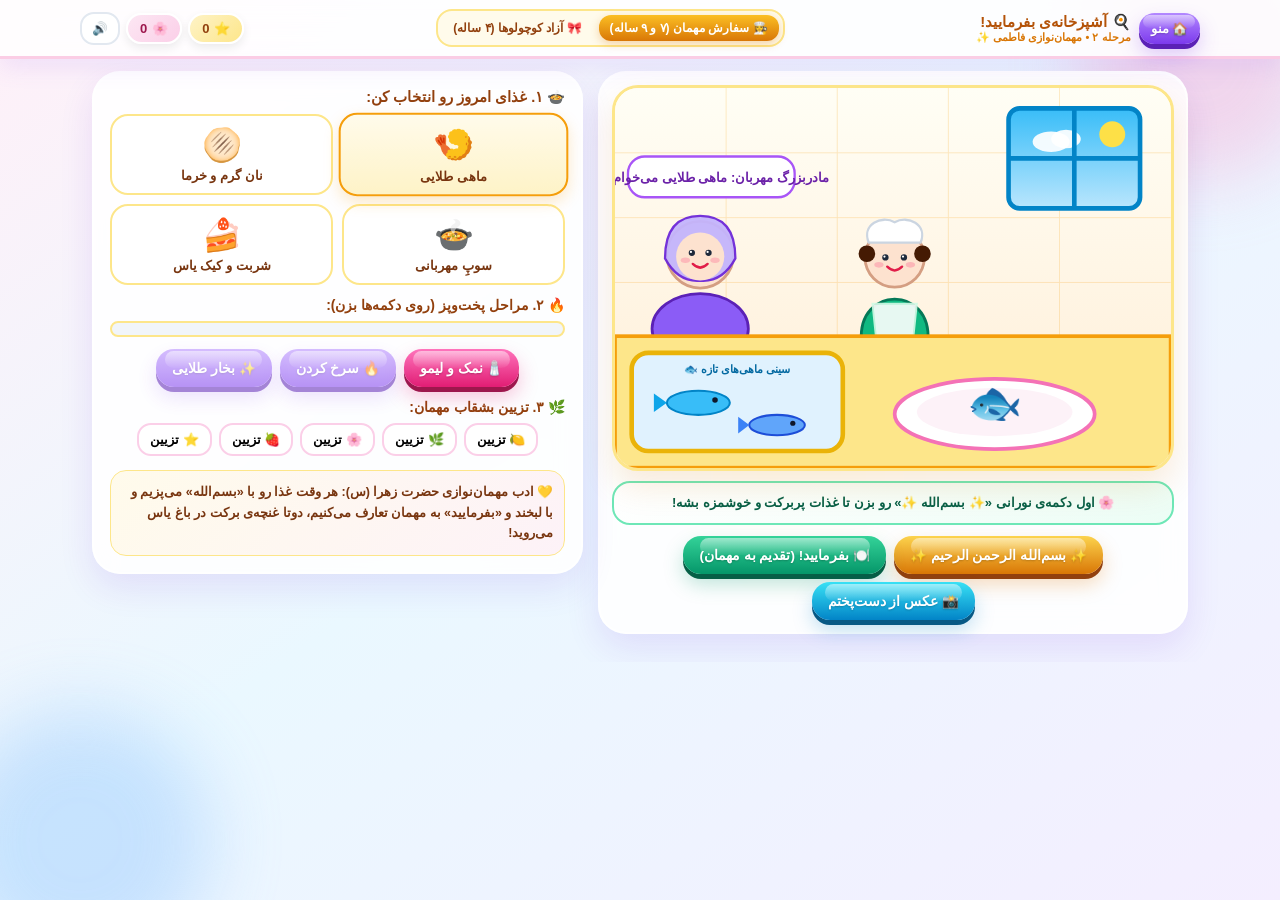
<file: app/src/main/assets/www/games/stage2.html>
<!DOCTYPE html>
<html lang="fa" dir="rtl">
<head>
  <meta charset="UTF-8" />
  <meta name="viewport" content="width=device-width, initial-scale=1.0, maximum-scale=1.0, user-scalable=no, viewport-fit=cover" />
  <title>مرحله ۲ • آشپزخانه‌ی بفرمایید!</title>
  <link rel="stylesheet" href="../shared/yas-theme.css" />
  <style>
    .wrap { position:relative; z-index:2; max-width:1120px; margin:12px auto 28px; padding:0 12px; }
    .mode-pills { display:flex; gap:6px; background:#fffbeb; border:2px solid #fde68a; padding:4px; border-radius:16px; }
    .m-pill { border:none; background:transparent; padding:6px 11px; border-radius:12px; font-family:inherit; font-weight:900; font-size:12px; color:#92400e; cursor:pointer; }
    .m-pill.active { background:linear-gradient(180deg,#fbbf24,#d97706); color:#fff; box-shadow:0 3px 10px rgba(217,119,6,.3); }

    .layout { display:grid; grid-template-columns:1.2fr 1fr; gap:15px; align-items:start; }
    @media (max-width:860px){ .layout { grid-template-columns:1fr; } }

    /* Sunlit Animated Kitchen Scene */
    .kitchen-scene {
      position:relative; border-radius:26px; overflow:hidden;
      border:3px solid #fde68a;
      background:linear-gradient(180deg, #fffbeb 0%, #ffedd5 58%, #fef3c7 100%);
      box-shadow:0 16px 32px rgba(217,119,6,.14);
    }
    .kitchen-svg { width:100%; height:auto; display:block; }

    @keyframes cloudMove { 0%,100% { transform:translateX(0); } 50% { transform:translateX(14px); } }
    @keyframes fishSwim { 0%,100% { transform:translateX(0) rotate(0deg); } 50% { transform:translateX(7px) rotate(2deg); } }
    @keyframes steamRise { 0% { transform:translateY(0); opacity:.8; } 100% { transform:translateY(-24px); opacity:0; } }
    @keyframes glowPulse { 0%,100% { opacity:.45; transform:scale(1); } 50% { opacity:.9; transform:scale(1.06); } }

    .anim-cloud { animation:cloudMove 6s ease-in-out infinite; }
    .anim-fish { animation:fishSwim 2.8s ease-in-out infinite; transform-origin:center; }
    .anim-steam { animation:steamRise 1.8s ease-out infinite; }
    .bismillah-halo { animation:glowPulse 2s ease-in-out infinite; transform-origin:center; }

    .dish-grid { display:grid; grid-template-columns:repeat(2, 1fr); gap:9px; margin-bottom:12px; }
    .dish-card {
      border:2.5px solid #fde68a; background:#fff; border-radius:18px; padding:10px;
      cursor:pointer; text-align:center; transition:all .16s var(--spring);
    }
    .dish-card.sel { border-color:#f59e0b; background:linear-gradient(180deg,#fffbeb,#fef3c7); transform:scale(1.03); box-shadow:0 6px 14px rgba(245,158,11,.22); }
    .dish-emoji { font-size:32px; display:block; }
    .dish-name { font-weight:900; font-size:13px; color:#78350f; margin-top:4px; }

    .step-row { display:flex; flex-wrap:wrap; gap:8px; justify-content:center; margin:10px 0; }
    .cook-progress { height:16px; background:#f1f5f9; border-radius:999px; overflow:hidden; border:2px solid #fde68a; margin:8px 0 12px; }
    .cook-bar { height:100%; width:0%; background:linear-gradient(90deg,#fbbf24,#f97316,#ec4899); transition:width .35s var(--spring); }

    .garnish-row { display:flex; flex-wrap:wrap; gap:7px; justify-content:center; }
    .g-btn { border:2px solid #fbcfe8; background:#fff; border-radius:14px; padding:7px 11px; font-family:inherit; font-weight:800; font-size:13px; cursor:pointer; }
    .g-btn.used { background:#dcfce7; border-color:#22c55e; color:#166534; }

    .speech-banner {
      margin-top:10px; padding:10px 14px; border-radius:18px;
      background:linear-gradient(135deg,#fff,#ecfdf5); border:2px solid #6ee7b7;
      font-weight:900; font-size:13px; color:#065f46; text-align:center; line-height:1.6;
    }
  </style>
</head>
<body>
  <header class="yas-header">
    <div class="yas-header-inner">
      <div style="display:flex;align-items:center;gap:8px;">
        <button class="jelly-btn jb-purple" style="padding:8px 12px;font-size:12.5px;" onclick="location.href='../index.html'">🏠 منو</button>
        <div>
          <div style="font-weight:900;font-size:15px;color:#b45309;">🍳 آشپزخانه‌ی بفرمایید!</div>
          <div style="font-size:11px;font-weight:700;color:#d97706;">مرحله ۲ • مهمان‌نوازی فاطمی ✨</div>
        </div>
      </div>

      <div class="mode-pills">
        <button id="mGuest" class="m-pill active" onclick="setMode('guest')">👩‍🍳 سفارش مهمان (۷ و ۹ ساله)</button>
        <button id="mFree" class="m-pill" onclick="setMode('free')">🎀 آزاد کوچولوها (۴ ساله)</button>
      </div>

      <div style="display:flex;align-items:center;gap:6px;">
        <span class="stat-chip stars" onclick="YasCore.openGarden()">⭐ <span data-stars>0</span></span>
        <span class="stat-chip buds" onclick="YasCore.openGarden()">🌸 <span data-buds>0</span></span>
        <button data-sound-btn class="soft-btn" style="padding:7px 10px;" onclick="YasCore.audio.toggle()">🔊</button>
      </div>
    </div>
  </header>

  <main class="wrap">
    <div class="layout">
      <!-- صحنه‌ی کارتونی آشپزخانه (الهام‌گرفته از نقاشی دخترها) -->
      <div class="glass-card" style="padding:12px;">
        <div class="kitchen-scene">
          <svg id="kitchenSvg" class="kitchen-svg" viewBox="0 0 600 410" xmlns="http://www.w3.org/2000/svg">
            <defs>
              <linearGradient id="wallG" x1="0" y1="0" x2="0" y2="1"><stop offset="0%" stop-color="#fffef5"/><stop offset="100%" stop-color="#ffedd5"/></linearGradient>
              <linearGradient id="skyWin" x1="0" y1="0" x2="0" y2="1"><stop offset="0%" stop-color="#38bdf8"/><stop offset="100%" stop-color="#bae6fd"/></linearGradient>
              <linearGradient id="counterG" x1="0" y1="0" x2="0" y2="1"><stop offset="0%" stop-color="#fef08a"/><stop offset="100%" stop-color="#f59e0b"/></linearGradient>
              <radialGradient id="goldAura"><stop offset="0%" stop-color="#fde047" stop-opacity="0.85"/><stop offset="100%" stop-color="#fde047" stop-opacity="0"/></radialGradient>
            </defs>

            <!-- دیوار و کاشی‌های لطیف -->
            <rect width="600" height="410" fill="url(#wallG)"/>
            <g opacity="0.22" stroke="#f59e0b" stroke-width="1">
              <line x1="0" y1="70" x2="600" y2="70"/><line x1="0" y1="140" x2="600" y2="140"/>
              <line x1="0" y1="210" x2="600" y2="210"/><line x1="120" y1="0" x2="120" y2="275"/>
              <line x1="240" y1="0" x2="240" y2="275"/><line x1="360" y1="0" x2="360" y2="275"/>
              <line x1="480" y1="0" x2="480" y2="275"/>
            </g>

            <!-- پنجره آبی چهارخانه با ابر و آفتاب -->
            <g transform="translate(425,22)">
              <rect width="142" height="108" rx="12" fill="url(#skyWin)" stroke="#0284c7" stroke-width="5"/>
              <circle cx="112" cy="28" r="14" fill="#fde047"/>
              <g class="anim-cloud">
                <ellipse cx="46" cy="36" rx="20" ry="11" fill="#fff" opacity="0.92"/>
                <ellipse cx="62" cy="33" rx="16" ry="10" fill="#fff" opacity="0.92"/>
              </g>
              <line x1="71" y1="0" x2="71" y2="108" stroke="#0284c7" stroke-width="5"/>
              <line x1="0" y1="54" x2="142" y2="54" stroke="#0284c7" stroke-width="5"/>
            </g>

            <!-- هاله نورانی بسم‌الله -->
            <g id="bismillahAuraG" style="display:none;">
              <circle cx="300" cy="240" r="115" fill="url(#goldAura)" class="bismillah-halo"/>
              <text x="300" y="62" text-anchor="middle" font-size="22" font-weight="900" fill="#d97706">✨ بسم‌الله الرحمن الرحیم ✨</text>
            </g>

            <!-- مهمان دوست‌داشتنی در سمت چپ -->
            <g id="guestChar" transform="translate(92,132)">
              <ellipse cx="0" cy="128" rx="52" ry="38" id="guestDress" fill="#8b5cf6" stroke="#5b21b6" stroke-width="3"/>
              <circle cx="0" cy="48" r="36" fill="#fde2cf" stroke="#d49e82" stroke-width="3"/>
              <path id="guestScarf" d="M-38,52 Q-38,6 0,6 Q38,6 38,52 Q24,78 0,76 Q-24,78 -38,52 Z" fill="#a78bfa" stroke="#6d28d9" stroke-width="2.5" opacity="0.95"/>
              <circle cx="0" cy="50" r="26" fill="#fde2cf"/>
              <circle cx="-9" cy="46" r="3.4" fill="#1e293b"/><circle cx="9" cy="46" r="3.4" fill="#1e293b"/>
              <circle cx="-10" cy="45" r="1.2" fill="#fff"/><circle cx="8" cy="45" r="1.2" fill="#fff"/>
              <ellipse cx="-16" cy="54" rx="5" ry="3" fill="#fda4af" opacity="0.65"/>
              <ellipse cx="16" cy="54" rx="5" ry="3" fill="#fda4af" opacity="0.65"/>
              <path id="guestMouth" d="M-8,58 Q0,66 8,58" fill="none" stroke="#e11d48" stroke-width="2.6" stroke-linecap="round"/>
              <!-- حباب گفتگوی مهمان -->
              <rect x="-78" y="-58" width="180" height="44" rx="18" fill="#fff" stroke="#a855f7" stroke-width="2.5"/>
              <text id="guestSpeech" x="12" y="-31" text-anchor="middle" font-size="14" font-weight="900" fill="#6b21a8">سلام! ماهی طلایی می‌خوام 🐟</text>
            </g>

            <!-- دختر آشپز با لباس سبز زمردی (مطابق نقاشی بچه‌ها!) -->
            <g transform="translate(302,135)">
              <path d="M-36,138 C-40,78 40,78 36,138 Z" fill="#10b981" stroke="#047857" stroke-width="3"/>
              <path d="M-24,98 L24,98 L20,136 L-20,136 Z" fill="#fff" opacity="0.9" stroke="#d1fae5" stroke-width="2"/>
              <circle cx="0" cy="48" r="32" fill="#fde2cf" stroke="#d49e82" stroke-width="3"/>
              <!-- کلاه آشپزی سفید و موی فرفری بامزه -->
              <path d="M-28,32 C-36,12 -14,2 0,10 C14,2 36,12 28,32 Z" fill="#fff" stroke="#cbd5e1" stroke-width="2.5"/>
              <circle cx="-30" cy="44" r="9" fill="#451a03"/><circle cx="30" cy="44" r="9" fill="#451a03"/>
              <circle cx="-10" cy="48" r="3.4" fill="#1e293b"/><circle cx="10" cy="48" r="3.4" fill="#1e293b"/>
              <circle cx="-11" cy="47" r="1.2" fill="#fff"/><circle cx="9" cy="47" r="1.2" fill="#fff"/>
              <ellipse cx="-17" cy="56" rx="5" ry="3" fill="#fda4af" opacity="0.7"/>
              <ellipse cx="17" cy="56" rx="5" ry="3" fill="#fda4af" opacity="0.7"/>
              <path d="M-8,58 Q0,66 8,58" fill="none" stroke="#e11d48" stroke-width="2.6" stroke-linecap="round"/>
              <!-- حباب بفرمایید -->
              <g id="chefBubble" style="display:none;">
                <rect x="-56" y="-56" width="112" height="38" rx="16" fill="#fef3c7" stroke="#f59e0b" stroke-width="2.5"/>
                <text x="0" y="-32" text-anchor="middle" font-size="16" font-weight="900" fill="#b45309">بفرمایید! 🌸</text>
              </g>
            </g>

            <!-- پیشخوان آشپزخانه و سینی حاشیه‌زرد ماهی‌های آبی -->
            <rect x="0" y="268" width="600" height="142" fill="#fde68a" stroke="#f59e0b" stroke-width="4"/>
            <rect x="18" y="286" width="228" height="106" rx="18" fill="#e0f2fe" stroke="#eab308" stroke-width="5"/>
            <text x="132" y="308" text-anchor="middle" font-size="12" font-weight="900" fill="#0369a1">سینی ماهی‌های تازه 🐟</text>
            <g class="anim-fish">
              <ellipse cx="90" cy="340" rx="34" ry="13" fill="#38bdf8" stroke="#0284c7" stroke-width="2.2"/>
              <polygon points="56,340 42,330 42,350" fill="#0ea5e9"/>
              <circle cx="108" cy="337" r="3" fill="#0f172a"/>
            </g>
            <g class="anim-fish" style="animation-delay:-1.2s;">
              <ellipse cx="175" cy="364" rx="30" ry="11" fill="#60a5fa" stroke="#1d4ed8" stroke-width="2.2"/>
              <polygon points="145,364 133,355 133,373" fill="#3b82f6"/>
              <circle cx="192" cy="362" r="2.8" fill="#0f172a"/>
            </g>

            <!-- بشقاب و ظرف پخت تعاملی روی پیشخوان -->
            <g id="plateGroup" transform="translate(410,338)">
              <ellipse cx="0" cy="14" rx="108" ry="38" fill="#ffffff" stroke="#f472b6" stroke-width="4"/>
              <ellipse cx="0" cy="12" rx="84" ry="26" fill="#fdf2f8"/>
              <text id="plateFoodEmoji" x="0" y="18" text-anchor="middle" font-size="48">🐟</text>
              <text id="plateGarnishText" x="0" y="-12" text-anchor="middle" font-size="22"></text>
              <!-- بخار خوشمزه -->
              <g id="steamG" style="display:none;">
                <text x="-28" y="-26" font-size="20" class="anim-steam">♨️</text>
                <text x="22" y="-32" font-size="20" class="anim-steam" style="animation-delay:.7s;">✨</text>
              </g>
            </g>
          </svg>
        </div>

        <div id="statusBox" class="speech-banner">
          🌸 اول دکمه‌ی نورانی <strong>«✨ بسم‌الله ✨»</strong> رو بزن تا غذات پربرکت و خوشمزه بشه!
        </div>

        <div style="display:flex;flex-wrap:wrap;gap:8px;justify-content:center;margin-top:11px;">
          <button id="btnBismillah" class="jelly-btn jb-gold" onclick="sayBismillah()">✨ بسم‌الله الرحمن الرحیم ✨</button>
          <button id="btnServe" class="jelly-btn jb-emerald" onclick="serveGuest()">🍽️ بفرمایید! (تقدیم به مهمان)</button>
          <button class="jelly-btn jb-cyan" onclick="saveKitchenPhoto()">📸 عکس از دست‌پختم</button>
        </div>
      </div>

      <!-- پنل کنترل آشپزی -->
      <div class="glass-card">
        <div style="font-weight:900;font-size:14.5px;color:#92400e;margin-bottom:8px;">🍲 ۱. غذای امروز رو انتخاب کن:</div>
        <div id="dishGrid" class="dish-grid"></div>

        <div style="font-weight:900;font-size:14px;color:#92400e;">🔥 ۲. مراحل پخت‌وپز (روی دکمه‌ها بزن):</div>
        <div class="cook-progress"><div id="cookBar" class="cook-bar"></div></div>
        <div id="stepBtns" class="step-row"></div>

        <div style="font-weight:900;font-size:14px;color:#92400e;margin:12px 0 8px;">🌿 ۳. تزیین بشقاب مهمان:</div>
        <div id="garnishRow" class="garnish-row"></div>

        <div style="margin-top:14px;padding:11px;border-radius:16px;background:linear-gradient(135deg,#fffbeb,#fdf2f8);border:1.5px solid #fde68a;font-size:12.5px;font-weight:800;color:#78350f;line-height:1.65;">
          💛 <strong>ادب مهمان‌نوازی حضرت زهرا (س):</strong> هر وقت غذا رو با «بسم‌الله» می‌پزیم و با لبخند و «بفرمایید» به مهمان تعارف می‌کنیم، دوتا غنچه‌ی برکت در باغ یاس می‌روید!
        </div>
      </div>
    </div>
  </main>

  <script src="../shared/yas-core.js"></script>
  <script>
    const DISHES = [
      { id:'fish', name:'ماهی طلایی', raw:'🐟', cooked:'🍤', steps:['🧂 نمک و لیمو','🔥 سرخ کردن','✨ بخار طلایی'] },
      { id:'bread', name:'نان گرم و خرما', raw:'🌾', cooked:'🫓', steps:['🥣 خمیرگیری','🔥 پخت در تنور','🌴 چیدن خرما'] },
      { id:'soup', name:'سوپِ مهربانی', raw:'🥕', cooked:'🍲', steps:['🥕 خرد کردن سبزی','🥄 هم زدن قابلمه','🔥 جا افتادن'] },
      { id:'cake', name:'شربت و کیک یاس', raw:'🍓', cooked:'🍰', steps:['🥣 هم زدن کیک','🌹 عطر گلاب','🎂 آماده شدن'] }
    ];
    const GUESTS = [
      { name:'مادربزرگ مهربان', dress:'#8b5cf6', scarf:'#c4b5fd', want:'fish', thanks:'دستت درد نکنه عزیزم! چقدر خوشمزه بود! 💖' },
      { name:'دوست صمیمی مدرسه', dress:'#ec4899', scarf:'#f9a8d4', want:'cake', thanks:'وای چه کیک یاس معطری! آفرین! 🌟' },
      { name:'همسایه‌ی مهربان', dress:'#0ea5e9', scarf:'#bae6fd', want:'soup', thanks:'خدا برکت بده! عجب سوپ گرمی! 🌸' },
      { name:'مهمان کوچولوی باغ', dress:'#10b981', scarf:'#a7f3d0', want:'bread', thanks:'به به! نان گرم و خرما عالیه! ✨' }
    ];
    const GARNISHES = ['🍋','🌿','🌸','🍓','⭐'];

    let mode = 'guest';
    let guestIdx = 0;
    let curDish = DISHES[0];
    let stepDone = 0;
    let hasBismillah = false;
    let usedGarnishes = [];

    function setMode(m) {
      mode = m; YasCore.audio.pop();
      document.getElementById('mGuest').classList.toggle('active', m === 'guest');
      document.getElementById('mFree').classList.toggle('active', m === 'free');
      updateGuestUI();
    }

    function updateGuestUI() {
      const g = GUESTS[guestIdx];
      document.getElementById('guestDress').setAttribute('fill', g.dress);
      document.getElementById('guestScarf').setAttribute('fill', g.scarf);
      const wantedDish = DISHES.find(d => d.id === g.want);
      document.getElementById('guestSpeech').textContent = mode === 'guest'
        ? `${g.name}: ${wantedDish.name} می‌خوام ${wantedDish.cooked}`
        : `${g.name}: هر چی بپزی دوست دارم! 🌸`;
    }

    function renderDishes() {
      const grid = document.getElementById('dishGrid'); grid.innerHTML = '';
      DISHES.forEach(d => {
        const c = document.createElement('div');
        c.className = 'dish-card' + (curDish.id === d.id ? ' sel' : '');
        c.innerHTML = `<span class="dish-emoji">${d.cooked}</span><div class="dish-name">${d.name}</div>`;
        c.onclick = () => {
          curDish = d; stepDone = 0; usedGarnishes = [];
          YasCore.audio.pop(); YasCore.haptic(15);
          renderDishes(); renderSteps(); renderGarnishes(); updatePlate();
        };
        grid.appendChild(c);
      });
    }

    function renderSteps() {
      const row = document.getElementById('stepBtns'); row.innerHTML = '';
      curDish.steps.forEach((lbl, idx) => {
        const b = document.createElement('button');
        const done = idx < stepDone;
        b.className = 'jelly-btn ' + (done ? 'jb-emerald' : idx === stepDone ? 'jb-pink' : 'jb-purple');
        b.style.opacity = idx > stepDone ? '0.55' : '1';
        b.textContent = (done ? '✅ ' : '') + lbl;
        b.onclick = () => {
          if (idx > stepDone && mode === 'guest') {
            YasCore.showToast('اول مرحله قبلی رو انجام بده! ✨'); return;
          }
          stepDone = Math.min(3, Math.max(stepDone, idx + 1));
          YasCore.audio.bubble(); YasCore.haptic(20);
          YasCore.burst(window.innerWidth * 0.4, window.innerHeight * 0.45, 16, ['✨','♨️']);
          renderSteps(); updatePlate();
        };
        row.appendChild(b);
      });
      document.getElementById('cookBar').style.width = (stepDone / 3) * 100 + '%';
    }

    function renderGarnishes() {
      const row = document.getElementById('garnishRow'); row.innerHTML = '';
      GARNISHES.forEach(g => {
        const b = document.createElement('button');
        b.className = 'g-btn' + (usedGarnishes.includes(g) ? ' used' : '');
        b.textContent = g + ' تزیین';
        b.onclick = () => {
          if (!usedGarnishes.includes(g)) usedGarnishes.push(g);
          else usedGarnishes = usedGarnishes.filter(x => x !== g);
          YasCore.audio.pop(); renderGarnishes(); updatePlate();
        };
        row.appendChild(b);
      });
    }

    function updatePlate() {
      document.getElementById('plateFoodEmoji').textContent = stepDone >= 3 ? curDish.cooked : curDish.raw;
      document.getElementById('plateGarnishText').textContent = usedGarnishes.join(' ');
      document.getElementById('steamG').style.display = stepDone >= 2 ? 'block' : 'none';
      if (stepDone >= 3) {
        document.getElementById('statusBox').innerHTML = `✨ <strong>${curDish.name}</strong> آماده شد! حالا با دکمه «🍽️ بفرمایید!» تقدیم مهمان کن!`;
      }
    }

    function sayBismillah() {
      hasBismillah = true;
      document.getElementById('bismillahAuraG').style.display = 'block';
      YasCore.audio.blessing();
      YasCore.addReward(2, 2, '✨ برکت بسم‌الله! +۲ ستاره و +۲ غنچه یاس');
      YasCore.burst(window.innerWidth / 2, window.innerHeight / 3, 40, ['✨','🌸','💛']);
      document.getElementById('statusBox').innerHTML = '🌟 احسنت! با نام خدا غذات نورانی و پربرکت شد! حالا بپزش!';
    }

    function serveGuest() {
      if (stepDone < 3 && mode === 'guest') {
        YasCore.showToast('اول همه‌ی مراحل پخت رو کامل کن! 🍳'); return;
      }
      const g = GUESTS[guestIdx];
      const match = (mode === 'free' || curDish.id === g.want);
      const stars = (match ? 6 : 3) + (hasBismillah ? 2 : 0) + (usedGarnishes.length ? 2 : 0);
      const buds = 2 + (hasBismillah ? 1 : 0);

      document.getElementById('chefBubble').style.display = 'block';
      document.getElementById('guestSpeech').textContent = g.thanks;
      document.getElementById('statusBox').innerHTML = `🎉 <strong>${g.name}:</strong> ${g.thanks} (+${stars} ستاره و +${buds} غنچه یاس)`;

      YasCore.addReward(stars, buds, `🍽️ بفرمایید! +${stars} ستاره و +${buds} غنچه گرفتی!`);
      YasCore.audio.fanfare();
      YasCore.burst(window.innerWidth / 2, window.innerHeight / 3, 65, ['🌸','⭐','💖','🍽️']);

      setTimeout(() => {
        document.getElementById('chefBubble').style.display = 'none';
        document.getElementById('bismillahAuraG').style.display = 'none';
        hasBismillah = false; stepDone = 0; usedGarnishes = [];
        guestIdx = (guestIdx + 1) % GUESTS.length;
        updateGuestUI(); renderSteps(); renderGarnishes(); updatePlate();
      }, 2800);
    }

    function saveKitchenPhoto() {
      const svgStr = new XMLSerializer().serializeToString(document.getElementById('kitchenSvg'));
      const url = URL.createObjectURL(new Blob([svgStr], {type:'image/svg+xml;charset=utf-8'}));
      const img = new Image();
      img.onload = () => {
        const c = document.createElement('canvas'); c.width=900; c.height=680;
        const x = c.getContext('2d');
        x.fillStyle='#fffbeb'; x.fillRect(0,0,900,680);
        x.fillStyle='#b45309'; x.font='bold 28px Tahoma,sans-serif'; x.textAlign='center';
        x.fillText('🍳 آشپزخانه‌ی بفرمایید • شهر بازی یاس و رنگ 🌸', 450, 46);
        x.drawImage(img, 20, 62, 860, 595);
        URL.revokeObjectURL(url);
        YasCore.saveImage(c.toDataURL('image/png'), 'ashpazkhane-yas.png');
      };
      img.src = url;
    }

    window.addEventListener('DOMContentLoaded', () => {
      updateGuestUI(); renderDishes(); renderSteps(); renderGarnishes(); updatePlate();
    });
  </script>
</body>
</html>
</file>
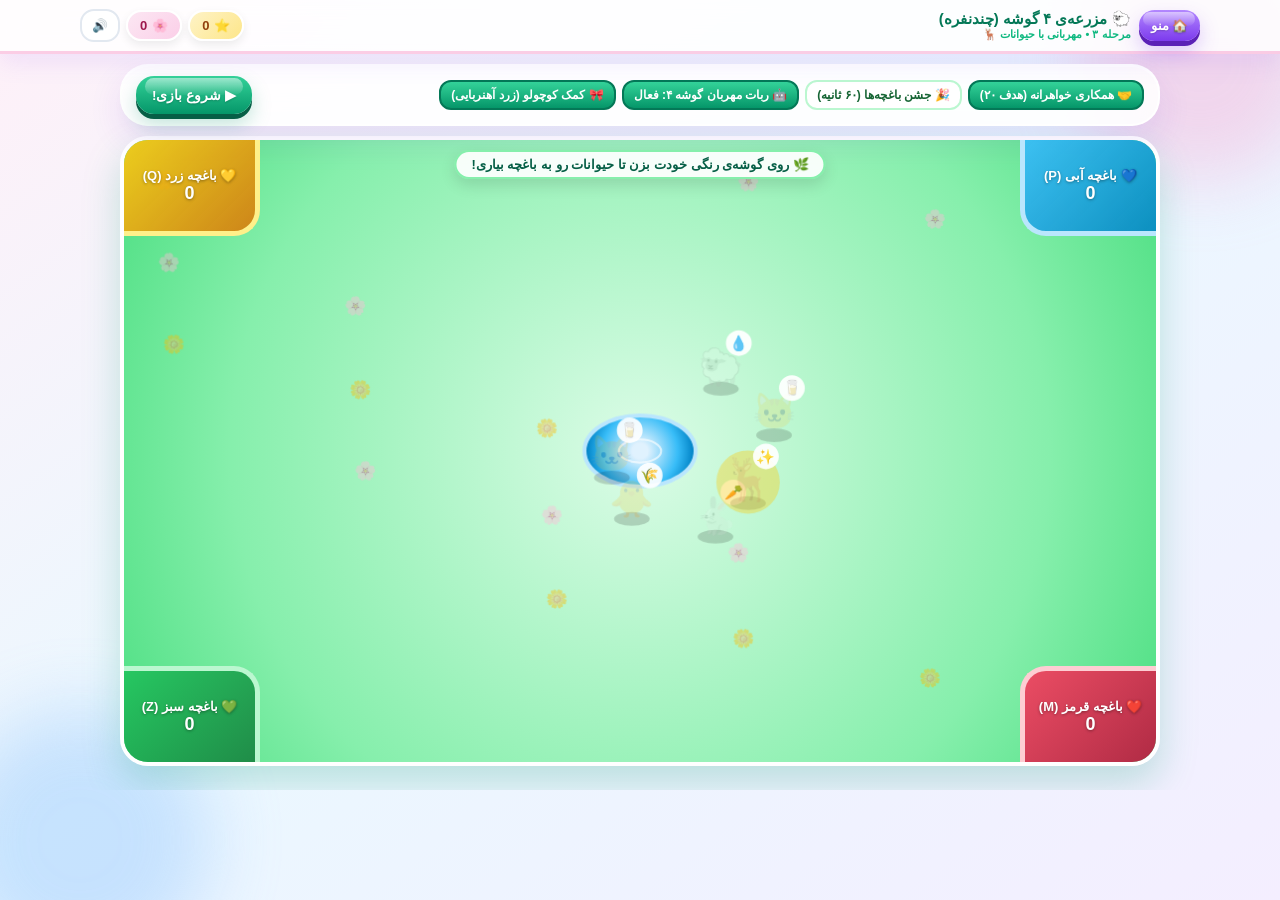
<file: app/src/main/assets/www/games/stage3.html>
<!DOCTYPE html>
<html lang="fa" dir="rtl">
<head>
  <meta charset="UTF-8" />
  <meta name="viewport" content="width=device-width, initial-scale=1.0, maximum-scale=1.0, user-scalable=no, viewport-fit=cover" />
  <title>مرحله ۳ • مزرعه‌ی ۴ گوشه (چندنفره)</title>
  <link rel="stylesheet" href="../shared/yas-theme.css" />
  <style>
    .wrap { position:relative; z-index:2; max-width:1060px; margin:10px auto 24px; padding:0 10px; }
    .setup-bar { display:flex; flex-wrap:wrap; align-items:center; justify-content:space-between; gap:8px; margin-bottom:10px; padding:10px 14px; }
    .chip-grp { display:flex; flex-wrap:wrap; gap:6px; align-items:center; }
    .opt-btn { border:2px solid #bbf7d0; background:#fff; color:#166534; border-radius:12px; padding:6px 10px; font-family:inherit; font-weight:800; font-size:12px; cursor:pointer; }
    .opt-btn.sel { background:linear-gradient(180deg,#34d399,#059669); color:#fff; border-color:#047857; }

    /* Arena */
    .arena-wrap {
      position:relative; width:100%; aspect-ratio:16/10; min-height:360px; max-height:70vh;
      border-radius:28px; overflow:hidden;
      border:4px solid #fff;
      box-shadow:0 18px 38px rgba(5,150,105,.22);
      background:radial-gradient(circle at 50% 50%, #dcfce7 0%, #86efac 68%, #4ade80 100%);
      touch-action:none;
    }
    #farmCanvas { width:100%; height:100%; display:block; touch-action:none; }

    /* 4 Multi-Touch Corner Pads overlaid cleanly */
    .corner-pad {
      position:absolute; width:136px; height:96px; z-index:10;
      display:flex; flex-direction:column; align-items:center; justify-content:center;
      font-weight:900; font-size:13px; color:#fff; cursor:pointer;
      user-select:none; touch-action:none; transition:transform .12s;
      text-shadow:0 1px 3px rgba(0,0,0,.35);
    }
    .corner-pad:active, .corner-pad.pressed { transform:scale(0.93); }
    .cp-tl { top:0; left:0; border-bottom-right-radius:26px; background:linear-gradient(135deg,rgba(250,204,21,.92),rgba(217,119,6,.88)); border-right:5px solid #fef08a; border-bottom:5px solid #fef08a; }
    .cp-tr { top:0; right:0; border-bottom-left-radius:26px; background:linear-gradient(135deg,rgba(56,189,248,.92),rgba(2,132,199,.88)); border-left:5px solid #bae6fd; border-bottom:5px solid #bae6fd; }
    .cp-bl { bottom:0; left:0; border-top-right-radius:26px; background:linear-gradient(135deg,rgba(34,197,94,.92),rgba(21,128,61,.88)); border-right:5px solid #bbf7d0; border-top:5px solid #bbf7d0; }
    .cp-br { bottom:0; right:0; border-top-left-radius:26px; background:linear-gradient(135deg,rgba(244,63,94,.92),rgba(190,18,60,.88)); border-left:5px solid #fecdd3; border-top:5px solid #fecdd3; }

    @media (max-width:640px) {
      .arena-wrap { aspect-ratio:4/5; min-height:430px; }
      .corner-pad { width:112px; height:84px; font-size:11.5px; }
    }

    .hud-center {
      position:absolute; top:10px; left:50%; transform:translateX(-50%); z-index:12;
      background:rgba(255,255,255,.92); border:2px solid #86efac; border-radius:999px;
      padding:5px 15px; font-weight:900; font-size:13px; color:#065f46;
      box-shadow:0 6px 16px rgba(0,0,0,.12); white-space:nowrap;
    }

    .result-grid { display:grid; grid-template-columns:repeat(2,1fr); gap:8px; margin:12px 0; }
    .res-box { padding:10px; border-radius:16px; color:#fff; font-weight:900; text-align:center; }
  </style>
</head>
<body>
  <header class="yas-header">
    <div class="yas-header-inner">
      <div style="display:flex;align-items:center;gap:8px;">
        <button class="jelly-btn jb-purple" style="padding:8px 12px;font-size:12.5px;" onclick="location.href='../index.html'">🏠 منو</button>
        <div>
          <div style="font-weight:900;font-size:15px;color:#047857;">🐑 مزرعه‌ی ۴ گوشه (چندنفره)</div>
          <div style="font-size:11px;font-weight:700;color:#10b981;">مرحله ۳ • مهربانی با حیوانات 🦌</div>
        </div>
      </div>

      <div style="display:flex;align-items:center;gap:6px;">
        <span class="stat-chip stars" onclick="YasCore.openGarden()">⭐ <span data-stars>0</span></span>
        <span class="stat-chip buds" onclick="YasCore.openGarden()">🌸 <span data-buds>0</span></span>
        <button data-sound-btn class="soft-btn" style="padding:7px 10px;" onclick="YasCore.audio.toggle()">🔊</button>
      </div>
    </div>
  </header>

  <main class="wrap">
    <div class="glass-card setup-bar">
      <div class="chip-grp">
        <button id="mdCoop" class="opt-btn sel" onclick="setGameMode('coop')">🤝 همکاری خواهرانه (هدف ۲۰)</button>
        <button id="mdFest" class="opt-btn" onclick="setGameMode('fest')">🎉 جشن باغچه‌ها (۶۰ ثانیه)</button>
        <button id="btnBot" class="opt-btn sel" onclick="toggleBot()">🤖 ربات مهربان گوشه ۴: فعال</button>
        <button id="btnHelper" class="opt-btn sel" onclick="toggleHelper()">🎀 کمک کوچولو (زرد آهنربایی)</button>
      </div>
      <button id="btnStart" class="jelly-btn jb-emerald" onclick="startMatch()">▶ شروع بازی!</button>
    </div>

    <div class="arena-wrap" id="arenaWrap">
      <div id="hudCenter" class="hud-center">🌿 روی گوشه‌ی رنگی خودت بزن تا حیوانات رو به باغچه بیاری!</div>
      <canvas id="farmCanvas"></canvas>

      <!-- ۴ گوشه رنگی مطابق نقاشی بچه‌ها -->
      <div class="corner-pad cp-tl" id="pad0" data-idx="0">
        <div>💛 باغچه زرد (Q)</div>
        <div id="sc0" style="font-size:18px;">0</div>
      </div>
      <div class="corner-pad cp-tr" id="pad1" data-idx="1">
        <div>💙 باغچه آبی (P)</div>
        <div id="sc1" style="font-size:18px;">0</div>
      </div>
      <div class="corner-pad cp-bl" id="pad2" data-idx="2">
        <div>💚 باغچه سبز (Z)</div>
        <div id="sc2" style="font-size:18px;">0</div>
      </div>
      <div class="corner-pad cp-br" id="pad3" data-idx="3">
        <div>❤️ باغچه قرمز (M)</div>
        <div id="sc3" style="font-size:18px;">0</div>
      </div>
    </div>
  </main>

  <!-- پنجره جشن پایان دور -->
  <div id="winModal" class="yas-modal-bg" onclick="if(event.target===this) closeWin()">
    <div class="yas-modal-card" style="text-align:center;border-color:#34d399;">
      <div style="font-size:50px;">🏆🦌🌸</div>
      <h2 id="winTitle" style="color:#065f46;margin:6px 0;">آفرین به همه‌ی خواهرهای مهربان!</h2>
      <p id="winSub" style="font-size:13px;font-weight:700;color:#475569;"></p>
      <div id="resGrid" class="result-grid"></div>
      <div style="display:flex;gap:8px;justify-content:center;flex-wrap:wrap;">
        <button class="jelly-btn jb-emerald" onclick="closeWin(); startMatch();">🔄 دور جدید!</button>
        <button class="jelly-btn jb-cyan" onclick="saveFarmPhoto()">📸 عکس یادگاری جشن</button>
      </div>
    </div>
  </div>

  <script src="../shared/yas-core.js"></script>
  <script>
    const canvas = document.getElementById('farmCanvas');
    const ctx = canvas.getContext('2d');
    const CORNERS = [
      { id:0, name:'باغچه زرد', color:'#facc15', dark:'#ca8a04', fx:0.12, fy:0.14 },
      { id:1, name:'باغچه آبی', color:'#38bdf8', dark:'#0284c7', fx:0.88, fy:0.14 },
      { id:2, name:'باغچه سبز', color:'#22c55e', dark:'#15803d', fx:0.12, fy:0.86 },
      { id:3, name:'باغچه قرمز', color:'#f43f5e', dark:'#be123c', fx:0.88, fy:0.86 }
    ];
    const ANIMALS = [
      { emoji:'🐑', need:'💧', pts:1, spd:1.4, rare:false },
      { emoji:'🐇', need:'🥕', pts:1, spd:1.7, rare:false },
      { emoji:'🐥', need:'🌾', pts:1, spd:1.5, rare:false },
      { emoji:'🐱', need:'🥛', pts:1, spd:1.6, rare:false },
      { emoji:'🦌', need:'✨', pts:3, spd:2.1, rare:true } // آهوی مهربانی طلایی!
    ];

    let gMode = 'coop';
    let botEnabled = true;
    let helper4yo = true;
    let running = false;
    let scores = [0, 0, 0, 0];
    let timeLeft = 60;
    let animals = [];
    let ripples = [];
    let pulses = [0, 0, 0, 0]; // expanding capture wave per corner
    let timerIv = null, botIv = null;

    function resize() {
      const r = document.getElementById('arenaWrap').getBoundingClientRect();
      canvas.width = Math.max(320, Math.floor(r.width));
      canvas.height = Math.max(320, Math.floor(r.height));
    }
    window.addEventListener('resize', resize);

    function setGameMode(m) {
      gMode = m; YasCore.audio.pop();
      document.getElementById('mdCoop').classList.toggle('sel', m==='coop');
      document.getElementById('mdFest').classList.toggle('sel', m==='fest');
    }
    function toggleBot() {
      botEnabled = !botEnabled; YasCore.audio.pop();
      const b = document.getElementById('btnBot');
      b.classList.toggle('sel', botEnabled);
      b.textContent = `🤖 ربات مهربان گوشه ۴: ${botEnabled ? 'فعال' : 'خاموش'}`;
    }
    function toggleHelper() {
      helper4yo = !helper4yo; YasCore.audio.pop();
      const b = document.getElementById('btnHelper');
      b.classList.toggle('sel', helper4yo);
      b.textContent = `🎀 کمک کوچولو (زرد آهنربایی): ${helper4yo ? 'روشن' : 'خاموش'}`;
    }

    function spawnAnimal() {
      const rare = Math.random() < 0.16;
      const tpl = rare ? ANIMALS[4] : ANIMALS[Math.floor(Math.random() * 4)];
      const ang = Math.random() * Math.PI * 2;
      animals.push({
        x: canvas.width * (0.35 + Math.random() * 0.3),
        y: canvas.height * (0.35 + Math.random() * 0.3),
        vx: Math.cos(ang) * tpl.spd,
        vy: Math.sin(ang) * tpl.spd,
        emoji: tpl.emoji,
        need: tpl.need,
        pts: tpl.pts,
        rare: tpl.rare,
        bob: Math.random() * 6
      });
    }

    function startMatch() {
      resize();
      running = true;
      scores = [0, 0, 0, 0];
      timeLeft = 60;
      animals = [];
      for (let i = 0; i < 7; i++) spawnAnimal();
      updateScoreBadges();
      YasCore.audio.sparkle();
      YasCore.haptic(25);

      if (timerIv) clearInterval(timerIv);
      if (botIv) clearInterval(botIv);

      timerIv = setInterval(() => {
        if (!running) return;
        if (gMode === 'fest') {
          timeLeft--;
          if (timeLeft <= 0) endMatch();
        }
        if (animals.length < 8) spawnAnimal();
        updateHud();
      }, 1000);

      botIv = setInterval(() => {
        if (running && botEnabled) triggerCorner(3, true);
      }, 1650);

      updateHud();
    }

    function updateHud() {
      const total = scores.reduce((a, b) => a + b, 0);
      const hud = document.getElementById('hudCenter');
      if (!running) { hud.textContent = '🌿 دکمه «▶ شروع بازی» رو بزن!'; return; }
      if (gMode === 'coop') {
        hud.textContent = `🤝 هدف مشترک خواهرها: ${total} از ۲۰ حیوان شاد 🌸`;
        if (total >= 20) endMatch();
      } else {
        hud.textContent = `⏳ زمان: ${timeLeft} ثانیه | مجموع حیوانات شاد: ${total} 🐑`;
      }
    }

    function updateScoreBadges() {
      scores.forEach((s, i) => document.getElementById('sc' + i).textContent = s);
    }

    function triggerCorner(idx, isBot = false) {
      if (!running) { if (!isBot) startMatch(); return; }
      const pad = document.getElementById('pad' + idx);
      pad.classList.add('pressed');
      setTimeout(() => pad.classList.remove('pressed'), 140);

      const c = CORNERS[idx];
      const cx = canvas.width * c.fx;
      const cy = canvas.height * c.fy;
      const reach = (idx === 0 && helper4yo) ? Math.min(canvas.width, canvas.height) * 0.56 : Math.min(canvas.width, canvas.height) * 0.40;
      pulses[idx] = 1.0;

      // Find nearest animal within reach
      let bestIdx = -1, bestDist = reach;
      animals.forEach((a, i) => {
        const d = Math.hypot(a.x - cx, a.y - cy);
        if (d < bestDist) { bestDist = d; bestIdx = i; }
      });

      if (bestIdx !== -1) {
        const caught = animals.splice(bestIdx, 1)[0];
        scores[idx] += caught.pts;
        updateScoreBadges();
        ripples.push({ x: caught.x, y: caught.y, text: caught.rare ? '✨ آهوی طلایی +۳' : `+${caught.pts} 💖`, alpha: 1, vy: -1.6 });
        if (caught.rare) {
          YasCore.audio.blessing();
          YasCore.showToast(`🦌 آهوی مهربانی به ${c.name} اومد! (+۳ امتیاز ویژه)`);
        } else if (!isBot) {
          YasCore.audio.note(520 + idx * 90, 0.13, 'triangle', 0.14);
        }
        if (!isBot) YasCore.haptic(20);
        spawnAnimal();
        updateHud();
      } else if (!isBot) {
        // Gentle pull towards corner so kids always feel responsive fun
        animals.forEach(a => {
          const dx = cx - a.x, dy = cy - a.y, dist = Math.hypot(dx, dy) || 1;
          if (dist < reach * 1.45) {
            a.vx += (dx / dist) * 0.85;
            a.vy += (dy / dist) * 0.85;
          }
        });
        YasCore.audio.bubble();
      }
    }

    function endMatch() {
      running = false;
      clearInterval(timerIv); clearInterval(botIv);
      const total = scores.reduce((a, b) => a + b, 0);
      const stars = Math.max(5, Math.min(18, Math.round(total * 0.6)));
      const buds = Math.max(2, Math.min(6, Math.round(total * 0.2)));
      YasCore.addReward(stars, buds, `🏆 جشن مزرعه! +${stars} ستاره و +${buds} غنچه یاس`);
      YasCore.audio.fanfare();
      YasCore.burst(window.innerWidth / 2, window.innerHeight / 3, 70, ['🐑','🦌','🌸','⭐']);

      document.getElementById('winTitle').textContent = gMode === 'coop'
        ? '🎉 هورا! با همکاری هم به همه حیوانات آب و غذا دادید!'
        : '🌟 جشن مهربانی باغچه‌ها تمام شد!';
      document.getElementById('winSub').textContent = `مجموع ${total} حیوان شاد شدند! (+${stars} ستاره و +${buds} غنچه یاس برای باغ مشترک)`;

      const medals = ['🏅 مدال مهربانی', '🌸 مدال لبخند', '⭐ مدال سرعت', '💖 مدال دوستی'];
      const rg = document.getElementById('resGrid'); rg.innerHTML = '';
      CORNERS.forEach((c, i) => {
        const d = document.createElement('div');
        d.className = 'res-box';
        d.style.background = `linear-gradient(135deg,${c.color},${c.dark})`;
        d.innerHTML = `<div>${c.name}</div><div style="font-size:20px;margin:2px 0;">${scores[i]} امتیاز</div><div style="font-size:11.5px;opacity:.95;">${medals[i]}</div>`;
        rg.appendChild(d);
      });
      document.getElementById('winModal').classList.add('open');
    }

    function closeWin() { document.getElementById('winModal').classList.remove('open'); }
    function saveFarmPhoto() {
      YasCore.saveImage(canvas.toDataURL('image/png'), 'mazrae-4gooshe-yas.png');
    }

    // Bind real multi-touch pointerdown to all 4 corners
    document.querySelectorAll('.corner-pad').forEach(el => {
      el.addEventListener('pointerdown', e => {
        e.preventDefault();
        triggerCorner(Number(el.dataset.idx), false);
      });
    });

    // Keyboard shortcuts (works in both English & Persian layout!)
    window.addEventListener('keydown', e => {
      const k = e.key.toLowerCase();
      if (k === 'q' || k === 'ض') triggerCorner(0, false);
      else if (k === 'p' || k === 'ح') triggerCorner(1, false);
      else if (k === 'z' || k === 'ظ') triggerCorner(2, false);
      else if (k === 'm' || k === 'ئ' || k === 'پ') triggerCorner(3, false);
    });

    // Main Render Loop (Rich meadow + shimmering central fountain + shaded animals)
    let tick = 0;
    function loop() {
      tick += 0.04;
      const w = canvas.width, h = canvas.height;
      ctx.clearRect(0, 0, w, h);

      // Decorative meadow flowers
      ctx.save();
      for (let i = 0; i < 14; i++) {
        const fx = ((i * 193) % (w - 80)) + 40;
        const fy = ((i * 127) % (h - 80)) + 40;
        ctx.font = '18px sans-serif';
        ctx.globalAlpha = 0.45;
        ctx.fillText(i % 2 === 0 ? '🌼' : '🌸', fx, fy + Math.sin(tick + i) * 2.5);
      }
      ctx.restore();

      // Central sparkling spring fountain
      ctx.save();
      const grad = ctx.createRadialGradient(w/2, h/2, 8, w/2, h/2, 54);
      grad.addColorStop(0, '#e0f2fe'); grad.addColorStop(0.65, '#38bdf8'); grad.addColorStop(1, '#0284c7');
      ctx.fillStyle = grad;
      ctx.beginPath(); ctx.ellipse(w/2, h/2, 56, 36, 0, 0, Math.PI*2); ctx.fill();
      ctx.strokeStyle = '#bae6fd'; ctx.lineWidth = 4; ctx.stroke();
      ctx.strokeStyle = 'rgba(255,255,255,0.65)'; ctx.lineWidth = 2;
      ctx.beginPath(); ctx.ellipse(w/2, h/2, 18 + Math.sin(tick*2)*8, 10 + Math.sin(tick*2)*4, 0, 0, Math.PI*2); ctx.stroke();
      ctx.restore();

      // Corner capture pulses
      CORNERS.forEach((c, i) => {
        if (pulses[i] > 0.02) {
          const cx = w * c.fx, cy = h * c.fy;
          const maxR = (i === 0 && helper4yo) ? Math.min(w, h) * 0.56 : Math.min(w, h) * 0.40;
          ctx.save();
          ctx.globalAlpha = pulses[i] * 0.55;
          ctx.strokeStyle = c.color;
          ctx.lineWidth = 8;
          ctx.beginPath(); ctx.arc(cx, cy, (1 - pulses[i]) * maxR + 24, 0, Math.PI * 2); ctx.stroke();
          ctx.restore();
          pulses[i] -= 0.05;
        }
      });

      // Update & draw animals
      animals.forEach(a => {
        if (running) {
          a.x += a.vx; a.y += a.vy; a.bob += 0.14;
          a.vx *= 0.992; a.vy *= 0.992;
          if (Math.hypot(a.vx, a.vy) < 0.7) {
            a.vx += (Math.random() - 0.5) * 0.9;
            a.vy += (Math.random() - 0.5) * 0.9;
          }
          if (a.x < 45 || a.x > w - 45) a.vx *= -1;
          if (a.y < 55 || a.y > h - 45) a.vy *= -1;
          a.x = Math.max(45, Math.min(w - 45, a.x));
          a.y = Math.max(55, Math.min(h - 45, a.y));
        }

        const hop = Math.abs(Math.sin(a.bob)) * 6;
        // Shadow
        ctx.fillStyle = 'rgba(0,0,0,0.16)';
        ctx.beginPath(); ctx.ellipse(a.x, a.y + 18, 18, 7, 0, 0, Math.PI*2); ctx.fill();

        if (a.rare) {
          ctx.save();
          ctx.fillStyle = 'rgba(250,204,21,0.38)';
          ctx.beginPath(); ctx.arc(a.x, a.y - hop, 32, 0, Math.PI*2); ctx.fill();
          ctx.restore();
        }

        ctx.font = a.rare ? '42px sans-serif' : '36px sans-serif';
        ctx.textAlign = 'center'; ctx.textBaseline = 'middle';
        ctx.fillText(a.emoji, a.x, a.y - hop);

        // Need bubble above head
        ctx.fillStyle = 'rgba(255,255,255,0.92)';
        ctx.beginPath(); ctx.arc(a.x + 18, a.y - 26 - hop, 13, 0, Math.PI*2); ctx.fill();
        ctx.font = '15px sans-serif';
        ctx.fillText(a.need, a.x + 18, a.y - 25 - hop);
      });

      // Floating score ripples
      for (let i = ripples.length - 1; i >= 0; i--) {
        const r = ripples[i];
        r.y += r.vy; r.alpha -= 0.022;
        if (r.alpha <= 0) { ripples.splice(i, 1); continue; }
        ctx.save(); ctx.globalAlpha = r.alpha;
        ctx.font = 'bold 17px Tahoma,sans-serif'; ctx.fillStyle = '#7e22ce'; ctx.textAlign = 'center';
        ctx.fillText(r.text, r.x, r.y);
        ctx.restore();
      }

      requestAnimationFrame(loop);
    }

    window.addEventListener('DOMContentLoaded', () => {
      resize();
      for (let i = 0; i < 6; i++) spawnAnimal();
      requestAnimationFrame(loop);
    });
  </script>
</body>
</html>
</file>
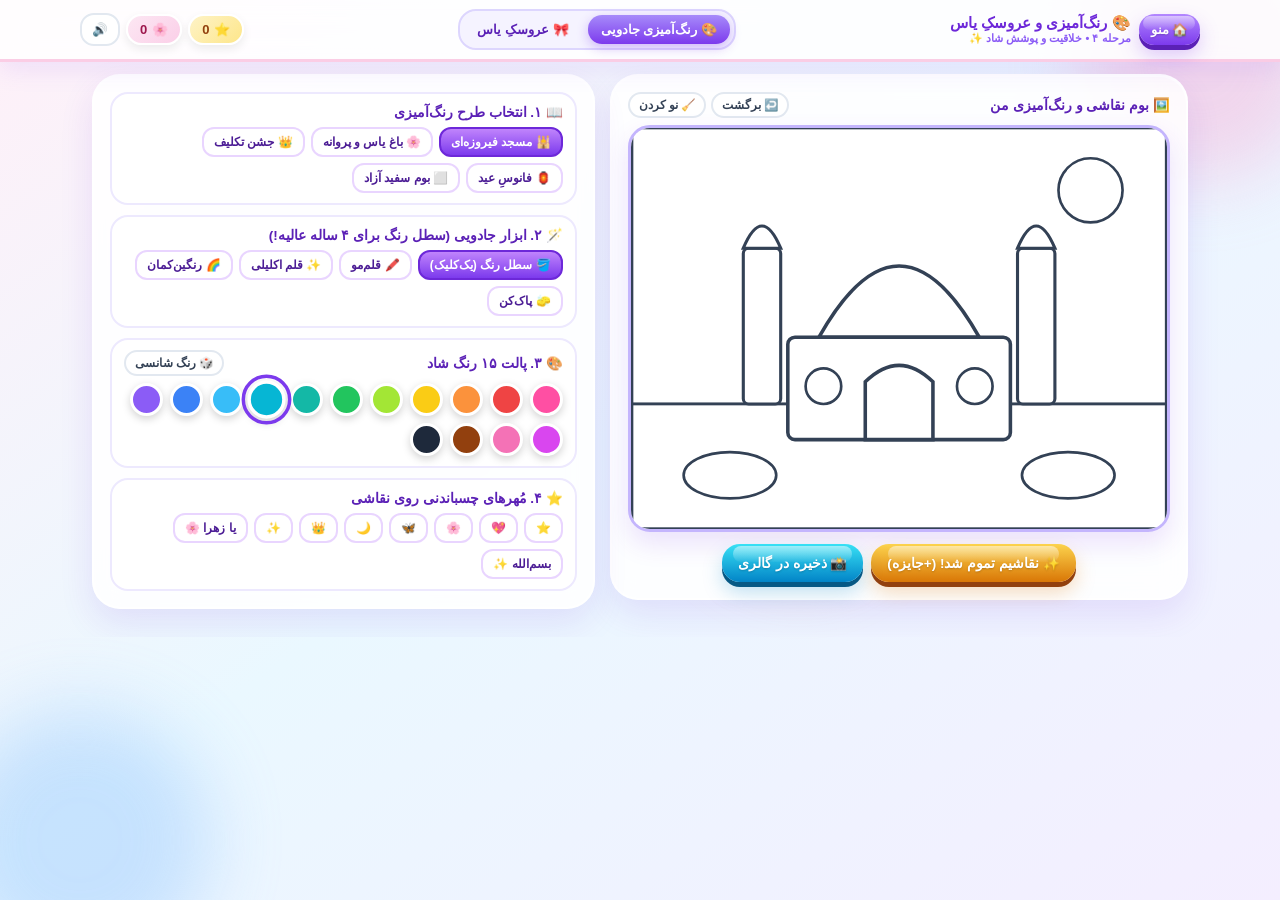
<file: app/src/main/assets/www/games/stage4.html>
<!DOCTYPE html>
<html lang="fa" dir="rtl">
<head>
  <meta charset="UTF-8" />
  <meta name="viewport" content="width=device-width, initial-scale=1.0, maximum-scale=1.0, user-scalable=no, viewport-fit=cover" />
  <title>مرحله ۴ • بوم رنگ‌آمیزی جادویی و عروسکِ یاس</title>
  <link rel="stylesheet" href="../shared/yas-theme.css" />
  <style>
    .wrap { position:relative; z-index:2; max-width:1120px; margin:12px auto 28px; padding:0 12px; }
    .tabs { display:flex; gap:6px; background:#f5f3ff; border:2px solid #ddd6fe; padding:4px; border-radius:18px; }
    .tab-btn { border:none; background:transparent; color:#5b21b6; font-family:inherit; font-weight:900; font-size:13px; padding:7px 13px; border-radius:14px; cursor:pointer; }
    .tab-btn.active { background:linear-gradient(180deg,#a78bfa,#7c3aed); color:#fff; box-shadow:0 4px 12px rgba(124,58,237,.32); }
    .panel { display:none; }
    .panel.active { display:block; animation:yasPopIn .25s ease; }

    .grid { display:grid; grid-template-columns:1.15fr 1fr; gap:15px; align-items:start; }
    @media (max-width:860px){ .grid { grid-template-columns:1fr; } }

    .sec-t { font-weight:900; font-size:13.5px; color:#5b21b6; margin:0 0 7px; display:flex; justify-content:space-between; align-items:center; gap:6px; }
    .box { background:rgba(255,255,255,.9); border:2px solid #ede9fe; border-radius:18px; padding:10px 12px; margin-bottom:10px; }
    .chips { display:flex; flex-wrap:wrap; gap:6px; }
    .chip { border:2px solid #e9d5ff; background:#fff; color:#4c1d95; border-radius:12px; padding:6px 10px; font-family:inherit; font-weight:800; font-size:12px; cursor:pointer; }
    .chip.sel { background:linear-gradient(180deg,#c084fc,#7c3aed); color:#fff; border-color:#6d28d9; }

    .swatches { display:flex; flex-wrap:wrap; gap:7px; align-items:center; }
    .sw { width:33px; height:33px; border-radius:50%; border:3px solid #fff; box-shadow:0 3px 8px rgba(0,0,0,.18); cursor:pointer; transition:transform .14s var(--spring); }
    .sw.sel { transform:scale(1.16); outline:3px solid #7c3aed; outline-offset:2px; }

    /* Coloring Canvas Stack */
    .canvas-frame {
      position:relative; width:100%; aspect-ratio:4/3; border-radius:22px; overflow:hidden;
      background:#fff; border:3px solid #c4b5fd; box-shadow:0 12px 26px rgba(124,58,237,.14);
      touch-action:none;
    }
    #colorSvg, #freeCanvas { position:absolute; inset:0; width:100%; height:100%; display:block; }
    #freeCanvas { z-index:4; touch-action:none; }
    .paintable { cursor:pointer; transition:fill .18s ease; }
    .paintable:hover { filter:brightness(0.96); }

    /* Doll Stage */
    .doll-stage {
      border-radius:24px; overflow:hidden; border:3px solid #f9a8d4;
      box-shadow:0 14px 28px rgba(236,72,153,.15);
      background:#fdf2f8;
    }
    #dollSvg { width:100%; max-height:430px; display:block; margin:0 auto; }
  </style>
</head>
<body>
  <header class="yas-header">
    <div class="yas-header-inner">
      <div style="display:flex;align-items:center;gap:8px;">
        <button class="jelly-btn jb-purple" style="padding:8px 12px;font-size:12.5px;" onclick="location.href='../index.html'">🏠 منو</button>
        <div>
          <div style="font-weight:900;font-size:15px;color:#6d28d9;">🎨 رنگ‌آمیزی و عروسکِ یاس</div>
          <div style="font-size:11px;font-weight:700;color:#8b5cf6;">مرحله ۴ • خلاقیت و پوشش شاد ✨</div>
        </div>
      </div>

      <div class="tabs">
        <button id="tbColor" class="tab-btn active" onclick="switchTab('color')">🎨 رنگ‌آمیزی جادویی</button>
        <button id="tbDoll" class="tab-btn" onclick="switchTab('doll')">🎀 عروسکِ یاس</button>
      </div>

      <div style="display:flex;align-items:center;gap:6px;">
        <span class="stat-chip stars" onclick="YasCore.openGarden()">⭐ <span data-stars>0</span></span>
        <span class="stat-chip buds" onclick="YasCore.openGarden()">🌸 <span data-buds>0</span></span>
        <button data-sound-btn class="soft-btn" style="padding:7px 10px;" onclick="YasCore.audio.toggle()">🔊</button>
      </div>
    </div>
  </header>

  <main class="wrap">
    <!-- پنل ۱: بوم رنگ‌آمیزی جادویی -->
    <section id="pColor" class="panel active">
      <div class="grid">
        <div class="glass-card">
          <div class="sec-t">
            <span>🖼️ بوم نقاشی و رنگ‌آمیزی من</span>
            <div style="display:flex;gap:5px;">
              <button class="soft-btn" style="padding:4px 9px;font-size:11.5px;" onclick="undoColor()">↩️ برگشت</button>
              <button class="soft-btn" style="padding:4px 9px;font-size:11.5px;" onclick="resetColoring()">🧹 نو کردن</button>
            </div>
          </div>

          <div class="canvas-frame">
            <svg id="colorSvg" viewBox="0 0 600 450" xmlns="http://www.w3.org/2000/svg"></svg>
            <canvas id="freeCanvas" width="900" height="675"></canvas>
          </div>

          <div style="display:flex;flex-wrap:wrap;gap:8px;justify-content:center;margin-top:12px;">
            <button class="jelly-btn jb-gold" onclick="rewardArt()">✨ نقاشیم تموم شد! (+جایزه)</button>
            <button class="jelly-btn jb-cyan" onclick="saveArtPng()">📸 ذخیره در گالری</button>
          </div>
        </div>

        <div class="glass-card">
          <div class="box">
            <div class="sec-t"><span>📖 ۱. انتخاب طرح رنگ‌آمیزی</span></div>
            <div id="sceneRow" class="chips"></div>
          </div>
          <div class="box">
            <div class="sec-t"><span>🪄 ۲. ابزار جادویی (سطل رنگ برای ۴ ساله عالیه!)</span></div>
            <div id="toolRow" class="chips"></div>
          </div>
          <div class="box">
            <div class="sec-t">
              <span>🎨 ۳. پالت ۱۵ رنگ شاد</span>
              <button class="soft-btn" style="padding:4px 9px;font-size:11.5px;" onclick="randomPaintColor()">🎲 رنگ شانسی</button>
            </div>
            <div id="colorPalette" class="swatches"></div>
          </div>
          <div class="box" style="margin-bottom:0;">
            <div class="sec-t"><span>⭐ ۴. مُهرهای چسباندنی روی نقاشی</span></div>
            <div id="stampRow" class="chips"></div>
          </div>
        </div>
      </div>
    </section>

    <!-- پنل ۲: کارگاه عروسکِ یاس -->
    <section id="pDoll" class="panel">
      <div class="grid">
        <div class="glass-card">
          <div class="sec-t">
            <span>🎀 عروسکِ نازِ یاس</span>
            <button class="soft-btn" style="padding:5px 10px;font-size:12px;" onclick="randomDoll()">🎲 لباس شانسی!</button>
          </div>
          <div class="doll-stage">
            <svg id="dollSvg" viewBox="0 0 420 460" xmlns="http://www.w3.org/2000/svg"></svg>
          </div>
          <div style="display:flex;flex-wrap:wrap;gap:8px;justify-content:center;margin-top:12px;">
            <button class="jelly-btn jb-pink" onclick="praiseDoll()">✨ عروسکم آماده شد! (+جایزه)</button>
            <button class="jelly-btn jb-cyan" onclick="saveDollPng()">📸 ذخیره عکس عروسک</button>
          </div>
        </div>

        <div class="glass-card">
          <div class="box">
            <div class="sec-t"><span>🧕 ۱. پوشش سر و چادر جشن تکلیف</span></div>
            <div id="dHeadRow" class="chips"></div>
          </div>
          <div class="box">
            <div class="sec-t"><span>👗 ۲. لباس شاد و پوشیده</span></div>
            <div id="dOutfitRow" class="chips"></div>
          </div>
          <div class="box">
            <div class="sec-t"><span>👑 ۳. تاج، گردنبند و وسیله در دست</span></div>
            <div id="dAccRow" class="chips" style="margin-bottom:7px;"></div>
            <div id="dPropRow" class="chips"></div>
          </div>
          <div class="box" style="margin-bottom:0;">
            <div class="sec-t"><span>🏞️ ۴. پس‌زمینه و چهره</span></div>
            <div id="dBgRow" class="chips" style="margin-bottom:7px;"></div>
            <div id="dFaceRow" class="chips"></div>
          </div>
        </div>
      </div>
    </section>
  </main>

  <script src="../shared/yas-core.js"></script>
  <script>
    function switchTab(t) {
      YasCore.audio.pop(); YasCore.haptic(15);
      document.getElementById('pColor').classList.toggle('active', t==='color');
      document.getElementById('pDoll').classList.toggle('active', t==='doll');
      document.getElementById('tbColor').classList.toggle('active', t==='color');
      document.getElementById('tbDoll').classList.toggle('active', t==='doll');
    }

    // ==================== COLORING STUDIO ====================
    const SCENES = [
      {
        id:'mosque', label:'🕌 مسجد فیروزه‌ای',
        svg:`<rect class="paintable" x="0" y="0" width="600" height="310" fill="#ffffff" stroke="#334155" stroke-width="3"/>
             <rect class="paintable" x="0" y="310" width="600" height="140" fill="#ffffff" stroke="#334155" stroke-width="3"/>
             <circle class="paintable" cx="515" cy="70" r="36" fill="#ffffff" stroke="#334155" stroke-width="3"/>
             <path class="paintable" d="M210,235 Q300,75 390,235 Z" fill="#ffffff" stroke="#334155" stroke-width="4"/>
             <rect class="paintable" x="125" y="135" width="42" height="175" rx="6" fill="#ffffff" stroke="#334155" stroke-width="3.5"/>
             <path class="paintable" d="M125,135 Q146,85 167,135 Z" fill="#ffffff" stroke="#334155" stroke-width="3.5"/>
             <rect class="paintable" x="433" y="135" width="42" height="175" rx="6" fill="#ffffff" stroke="#334155" stroke-width="3.5"/>
             <path class="paintable" d="M433,135 Q454,85 475,135 Z" fill="#ffffff" stroke="#334155" stroke-width="3.5"/>
             <rect class="paintable" x="175" y="235" width="250" height="115" rx="8" fill="#ffffff" stroke="#334155" stroke-width="4"/>
             <path class="paintable" d="M262,350 L262,285 Q300,248 338,285 L338,350 Z" fill="#ffffff" stroke="#334155" stroke-width="4"/>
             <circle class="paintable" cx="215" cy="290" r="20" fill="#ffffff" stroke="#334155" stroke-width="3"/>
             <circle class="paintable" cx="385" cy="290" r="20" fill="#ffffff" stroke="#334155" stroke-width="3"/>
             <ellipse class="paintable" cx="110" cy="390" rx="52" ry="26" fill="#ffffff" stroke="#334155" stroke-width="3"/>
             <ellipse class="paintable" cx="490" cy="390" rx="52" ry="26" fill="#ffffff" stroke="#334155" stroke-width="3"/>`
      },
      {
        id:'garden', label:'🌸 باغ یاس و پروانه',
        svg:`<rect class="paintable" x="0" y="0" width="600" height="295" fill="#ffffff" stroke="#334155" stroke-width="3"/>
             <rect class="paintable" x="0" y="295" width="600" height="155" fill="#ffffff" stroke="#334155" stroke-width="3"/>
             <circle class="paintable" cx="95" cy="76" r="38" fill="#ffffff" stroke="#334155" stroke-width="3.5"/>
             <path class="paintable" d="M292,380 L292,240 L308,240 L308,380 Z" fill="#ffffff" stroke="#334155" stroke-width="3.5"/>
             <ellipse class="paintable" cx="255" cy="315" rx="36" ry="18" transform="rotate(-24 255 315)" fill="#ffffff" stroke="#334155" stroke-width="3.5"/>
             <ellipse class="paintable" cx="345" cy="315" rx="36" ry="18" transform="rotate(24 345 315)" fill="#ffffff" stroke="#334155" stroke-width="3.5"/>
             <circle class="paintable" cx="300" cy="145" r="36" fill="#ffffff" stroke="#334155" stroke-width="3.5"/>
             <circle class="paintable" cx="356" cy="184" r="36" fill="#ffffff" stroke="#334155" stroke-width="3.5"/>
             <circle class="paintable" cx="334" cy="246" r="36" fill="#ffffff" stroke="#334155" stroke-width="3.5"/>
             <circle class="paintable" cx="266" cy="246" r="36" fill="#ffffff" stroke="#334155" stroke-width="3.5"/>
             <circle class="paintable" cx="244" cy="184" r="36" fill="#ffffff" stroke="#334155" stroke-width="3.5"/>
             <circle class="paintable" cx="300" cy="200" r="28" fill="#ffffff" stroke="#334155" stroke-width="3.5"/>
             <ellipse class="paintable" cx="465" cy="110" rx="38" ry="26" transform="rotate(-18 465 110)" fill="#ffffff" stroke="#334155" stroke-width="3.5"/>
             <ellipse class="paintable" cx="530" cy="110" rx="38" ry="26" transform="rotate(18 530 110)" fill="#ffffff" stroke="#334155" stroke-width="3.5"/>
             <ellipse class="paintable" cx="472" cy="148" rx="28" ry="20" fill="#ffffff" stroke="#334155" stroke-width="3.5"/>
             <ellipse class="paintable" cx="523" cy="148" rx="28" ry="20" fill="#ffffff" stroke="#334155" stroke-width="3.5"/>
             <rect class="paintable" x="492" y="92" width="12" height="72" rx="6" fill="#ffffff" stroke="#334155" stroke-width="3"/>`
      },
      {
        id:'taklif', label:'👑 جشن تکلیف',
        svg:`<rect class="paintable" x="0" y="0" width="600" height="450" fill="#ffffff" stroke="#334155" stroke-width="3"/>
             <path class="paintable" d="M180,420 L215,175 Q300,75 385,175 L420,420 Z" fill="#ffffff" stroke="#334155" stroke-width="4"/>
             <circle class="paintable" cx="300" cy="185" r="56" fill="#ffffff" stroke="#334155" stroke-width="4"/>
             <circle cx="282" cy="180" r="5" fill="#1e293b"/><circle cx="318" cy="180" r="5" fill="#1e293b"/>
             <path d="M286,204 Q300,218 314,204" fill="none" stroke="#e11d48" stroke-width="4" stroke-linecap="round"/>
             <polygon class="paintable" points="258,124 274,84 300,112 326,84 342,124" fill="#ffffff" stroke="#334155" stroke-width="3.5"/>
             <circle class="paintable" cx="112" cy="130" r="42" fill="#ffffff" stroke="#334155" stroke-width="3.5"/>
             <circle class="paintable" cx="488" cy="130" r="42" fill="#ffffff" stroke="#334155" stroke-width="3.5"/>
             <path class="paintable" d="M250,310 C250,278 300,278 300,310 C300,278 350,278 350,310 C350,352 300,382 300,382 C300,382 250,352 250,310 Z" fill="#ffffff" stroke="#334155" stroke-width="3.5"/>`
      },
      {
        id:'lantern', label:'🏮 فانوسِ عید',
        svg:`<rect class="paintable" x="0" y="0" width="600" height="450" fill="#ffffff" stroke="#334155" stroke-width="3"/>
             <rect class="paintable" x="285" y="18" width="30" height="58" rx="10" fill="#ffffff" stroke="#334155" stroke-width="3.5"/>
             <path class="paintable" d="M225,135 Q300,52 375,135 Z" fill="#ffffff" stroke="#334155" stroke-width="4"/>
             <polygon class="paintable" points="212,135 388,135 365,335 235,335" fill="#ffffff" stroke="#334155" stroke-width="4"/>
             <path class="paintable" d="M262,320 L262,205 Q300,165 338,205 L338,320 Z" fill="#ffffff" stroke="#334155" stroke-width="3.5"/>
             <rect class="paintable" x="218" y="335" width="164" height="36" rx="10" fill="#ffffff" stroke="#334155" stroke-width="4"/>
             <path class="paintable" d="M120,108 A46,46 0 1,0 120,200 A34,34 0 1,1 120,108 Z" fill="#ffffff" stroke="#334155" stroke-width="3.5"/>
             <polygon class="paintable" points="485,100 499,134 536,134 506,156 518,192 485,170 452,192 464,156 434,134 471,134" fill="#ffffff" stroke="#334155" stroke-width="3.5"/>`
      },
      {
        id:'blank', label:'⬜ بوم سفید آزاد',
        svg:`<rect class="paintable" x="0" y="0" width="600" height="450" fill="#ffffff"/>`
      }
    ];

    const TOOLS = [
      { id:'bucket', l:'🪣 سطل رنگ (یک‌کلیک)' },
      { id:'brush', l:'🖍️ قلم‌مو' },
      { id:'glitter', l:'✨ قلم اکلیلی' },
      { id:'rainbow', l:'🌈 رنگین‌کمان' },
      { id:'eraser', l:'🧽 پاک‌کن' }
    ];
    const PALETTE = [
      '#ff4fa3','#ef4444','#fb923c','#facc15','#a3e635','#22c55e','#14b8a6',
      '#06b6d4','#38bdf8','#3b82f6','#8b5cf6','#d946ef','#f472b6','#92400e','#1e293b'
    ];
    const STAMPS = ['⭐','💖','🌸','🦋','🌙','👑','✨','یا زهرا 🌸','بسم‌الله ✨'];

    let cs = { scene:'mosque', tool:'bucket', color:'#06b6d4', stamp:null, hue:0, svgHist:[], cHist:[] };
    const cSvg = document.getElementById('colorSvg');
    const fCan = document.getElementById('freeCanvas'), fCtx = fCan.getContext('2d');

    function initColorUI() {
      const sr = document.getElementById('sceneRow'); sr.innerHTML = '';
      SCENES.forEach(s => {
        const b = document.createElement('button');
        b.className = 'chip' + (cs.scene===s.id?' sel':''); b.textContent = s.label;
        b.onclick = () => { cs.scene = s.id; if (s.id==='blank') cs.tool='brush'; YasCore.audio.pop(); loadScene(); initColorUI(); };
        sr.appendChild(b);
      });
      const tr = document.getElementById('toolRow'); tr.innerHTML = '';
      TOOLS.forEach(t => {
        const b = document.createElement('button');
        b.className = 'chip' + (cs.tool===t.id && !cs.stamp?' sel':''); b.textContent = t.l;
        b.onclick = () => { cs.tool = t.id; cs.stamp = null; updateCanvasPass(); YasCore.audio.pop(); initColorUI(); };
        tr.appendChild(b);
      });
      const cp = document.getElementById('colorPalette'); cp.innerHTML = '';
      PALETTE.forEach(col => {
        const d = document.createElement('button');
        d.className = 'sw' + (cs.color===col?' sel':''); d.style.background = col;
        d.onclick = () => { cs.color = col; cs.stamp = null; YasCore.audio.pop(); initColorUI(); };
        cp.appendChild(d);
      });
      const st = document.getElementById('stampRow'); st.innerHTML = '';
      STAMPS.forEach(s => {
        const b = document.createElement('button');
        b.className = 'chip' + (cs.stamp===s?' sel':''); b.textContent = s;
        b.onclick = () => { cs.stamp = s; updateCanvasPass(); YasCore.audio.pop(); initColorUI(); YasCore.showToast('روی بوم بزن تا مُهر بخوره! ✨'); };
        st.appendChild(b);
      });
    }

    function updateCanvasPass() {
      fCan.style.pointerEvents = (cs.tool === 'bucket' && !cs.stamp) ? 'none' : 'auto';
    }

    function loadScene() {
      const sc = SCENES.find(x => x.id === cs.scene) || SCENES[0];
      cSvg.innerHTML = sc.svg;
      fCtx.clearRect(0, 0, fCan.width, fCan.height);
      cs.svgHist = []; cs.cHist = [];
      cSvg.querySelectorAll('.paintable').forEach(el => {
        el.onclick = (e) => {
          if (cs.tool !== 'bucket' || cs.stamp) return;
          cs.svgHist.push({ el, prev: el.getAttribute('fill') });
          el.setAttribute('fill', cs.color);
          YasCore.audio.bubble(); YasCore.haptic(15);
          YasCore.burst(e.clientX, e.clientY, 10, ['✨']);
        };
      });
      updateCanvasPass();
    }

    function randomPaintColor() {
      cs.color = PALETTE[Math.floor(Math.random() * PALETTE.length)];
      YasCore.audio.sparkle(); initColorUI();
    }

    let cDraw = false, cLast = null;
    function getFreePt(e) {
      const r = fCan.getBoundingClientRect();
      return { x:(e.clientX-r.left)*(fCan.width/r.width), y:(e.clientY-r.top)*(fCan.height/r.height) };
    }
    fCan.addEventListener('pointerdown', e => {
      e.preventDefault();
      if (cs.cHist.length > 14) cs.cHist.shift();
      cs.cHist.push(fCtx.getImageData(0,0,fCan.width,fCan.height));
      const p = getFreePt(e);
      if (cs.stamp) {
        fCtx.save();
        if (cs.stamp.length > 3) {
          fCtx.font = 'bold 28px Tahoma,sans-serif';
          const tw = fCtx.measureText(cs.stamp).width + 32;
          fCtx.fillStyle = '#ec4899'; YasCore.drawRoundRect(fCtx, p.x-tw/2, p.y-24, tw, 48, 24); fCtx.fill();
          fCtx.strokeStyle = '#fef08a'; fCtx.lineWidth = 3; fCtx.stroke();
          fCtx.fillStyle = '#fff'; fCtx.textAlign='center'; fCtx.textBaseline='middle'; fCtx.fillText(cs.stamp, p.x, p.y+2);
        } else {
          fCtx.font = '52px sans-serif'; fCtx.textAlign='center'; fCtx.textBaseline='middle'; fCtx.fillText(cs.stamp, p.x, p.y);
        }
        fCtx.restore();
        YasCore.audio.sparkle(); YasCore.haptic(16);
        return;
      }
      fCan.setPointerCapture(e.pointerId);
      cDraw = true; cLast = p; drawFreeSeg(p, p);
    });
    fCan.addEventListener('pointermove', e => {
      if (!cDraw) return; e.preventDefault(); const p = getFreePt(e); drawFreeSeg(cLast, p); cLast = p;
    });
    fCan.addEventListener('pointerup', () => cDraw = false);
    fCan.addEventListener('pointercancel', () => cDraw = false);

    function drawFreeSeg(a, b) {
      fCtx.save(); fCtx.lineCap='round'; fCtx.lineJoin='round';
      if (cs.tool==='eraser') {
        fCtx.globalCompositeOperation='destination-out'; fCtx.lineWidth=30;
        fCtx.beginPath(); fCtx.moveTo(a.x,a.y); fCtx.lineTo(b.x,b.y); fCtx.stroke();
      } else if (cs.tool==='rainbow') {
        cs.hue = (cs.hue + 8) % 360;
        fCtx.strokeStyle=`hsl(${cs.hue},95%,56%)`; fCtx.lineWidth=16;
        fCtx.beginPath(); fCtx.moveTo(a.x,a.y); fCtx.lineTo(b.x,b.y); fCtx.stroke();
      } else {
        fCtx.strokeStyle = cs.color; fCtx.lineWidth = cs.tool==='glitter'?11:16;
        if (cs.tool==='glitter') { fCtx.shadowColor='#fff'; fCtx.shadowBlur=12; }
        fCtx.beginPath(); fCtx.moveTo(a.x,a.y); fCtx.lineTo(b.x,b.y); fCtx.stroke();
        if (cs.tool==='glitter') {
          for (let i=0;i<3;i++) {
            fCtx.fillStyle = i===0?'#fff':'#fef08a';
            fCtx.beginPath(); fCtx.arc(b.x+(Math.random()-.5)*30, b.y+(Math.random()-.5)*30, 2+Math.random()*4, 0, Math.PI*2); fCtx.fill();
          }
        }
      }
      fCtx.restore();
    }

    function undoColor() {
      YasCore.audio.pop();
      if (cs.cHist.length) fCtx.putImageData(cs.cHist.pop(), 0, 0);
      else if (cs.svgHist.length) { const x = cs.svgHist.pop(); x.el.setAttribute('fill', x.prev); }
    }
    function resetColoring() { loadScene(); YasCore.audio.pop(); }
    function rewardArt() {
      YasCore.addReward(6, 2, '🎨 آفرین نقاش هنرمند! +۶ ستاره و +۲ غنچه یاس');
      YasCore.audio.fanfare(); YasCore.burst(window.innerWidth/2, window.innerHeight/3, 60, ['🎨','⭐','🌸']);
    }
    function saveArtPng() {
      const svgStr = new XMLSerializer().serializeToString(cSvg);
      const url = URL.createObjectURL(new Blob([svgStr], {type:'image/svg+xml;charset=utf-8'}));
      const img = new Image();
      img.onload = () => {
        const out = document.createElement('canvas'); out.width=940; out.height=760;
        const x = out.getContext('2d');
        x.fillStyle='#fdf4ff'; x.fillRect(0,0,940,760);
        x.fillStyle='#6d28d9'; x.font='bold 28px Tahoma,sans-serif'; x.textAlign='center';
        x.fillText('🎨 نقاشی جادویی من • شهر بازی یاس و رنگ 🌸', 470, 48);
        x.drawImage(img, 20, 68, 900, 675);
        x.drawImage(fCan, 20, 68, 900, 675);
        URL.revokeObjectURL(url);
        YasCore.saveImage(out.toDataURL('image/png'), 'naghashi-yas.png');
      };
      img.src = url;
    }

    // ==================== YAS DOLL STUDIO ====================
    const HEADS = [
      { id:'braids', l:'🎀 موی بافته‌ی خرگوشی' },
      { id:'scPink', l:'🧕 روسری صورتی', c:'#f472b6' },
      { id:'scMint', l:'🧕 روسری سبز پسته‌ای', c:'#86efac' },
      { id:'scSky', l:'🧕 روسری فیروزه‌ای', c:'#38bdf8' },
      { id:'scGold', l:'🧕 روسری گلبهی', c:'#fb923c' },
      { id:'chWhite', l:'✨ چادر جشن تکلیف سفید', c:'#ffffff', border:'#f9a8d4' },
      { id:'chPink', l:'🌸 چادر جشن تکلیف صورتی', c:'#fce7f3', border:'#ec4899' }
    ];
    const OUTFITS = [
      { id:'pistachio', l:'💚 شومیز پسته‌ای و شلوار یشمی', top:'#a7f3d0', bot:'#065f46' },
      { id:'princess', l:'💖 پیراهن پرنسسی صورتی', top:'#ff6db8', bot:'#ec4899' },
      { id:'lavender', l:'💜 پیراهن یاسی ستاره‌ای', top:'#c4b5fd', bot:'#7c3aed' },
      { id:'sky', l:'🩵 پیراهن آبی آسمانی', top:'#7dd3fc', bot:'#0284c7' },
      { id:'sunny', l:'💛 پیراهن زرد آفتابی', top:'#fde047', bot:'#f59e0b' }
    ];
    const ACCS = [
      { id:'crown', l:'👑 تاج گل و مروارید' },
      { id:'pearl', l:'🤍 گردنبند مروارید' },
      { id:'glasses', l:'👓 عینک بانمک' },
      { id:'none', l:'ساده' }
    ];
    const PROPS = [
      { id:'flower', l:'💐 دسته گل یاس' },
      { id:'book', l:'📖 کتاب داستان' },
      { id:'lantern', l:'🏮 فانوس نورانی' },
      { id:'tasbih', l:'📿 تسبیح رنگی' }
    ];
    const BGS = [
      { id:'garden', l:'🌸 باغ یاس', g1:'#bae6fd', g2:'#bbf7d0' },
      { id:'mosque', l:'🕌 حیاط فیروزه‌ای', g1:'#e0f2fe', g2:'#fef3c7' },
      { id:'stars', l:'🌙 شب پرستاره', g1:'#312e81', g2:'#7c3aed' },
      { id:'pink', l:'🎀 اتاق صورتی', g1:'#fce7f3', g2:'#ede9fe' }
    ];
    const FACES = [
      { id:'light', l:'😊 پوست روشن', fill:'#fde2cf' },
      { id:'warm', l:'🥰 پوست گندمی', fill:'#f3c6a5' },
      { id:'tan', l:'😄 پوست برنزه', fill:'#d89b72' }
    ];

    let ds = { head:'chWhite', outfit:'pistachio', acc:'crown', prop:'flower', bg:'garden', face:'light' };

    function initDollUI() {
      const mk = (id, arr, cur, fn) => {
        const el = document.getElementById(id); el.innerHTML = '';
        arr.forEach(x => {
          const b = document.createElement('button');
          b.className = 'chip' + (cur===x.id?' sel':''); b.textContent = x.l;
          b.onclick = () => { fn(x.id); YasCore.audio.pop(); YasCore.haptic(14); initDollUI(); renderDoll(); };
          el.appendChild(b);
        });
      };
      mk('dHeadRow', HEADS, ds.head, v => ds.head = v);
      mk('dOutfitRow', OUTFITS, ds.outfit, v => ds.outfit = v);
      mk('dAccRow', ACCS, ds.acc, v => ds.acc = v);
      mk('dPropRow', PROPS, ds.prop, v => ds.prop = v);
      mk('dBgRow', BGS, ds.bg, v => ds.bg = v);
      mk('dFaceRow', FACES, ds.face, v => ds.face = v);
    }

    function renderDoll() {
      const bg = BGS.find(x=>x.id===ds.bg) || BGS[0];
      const fc = FACES.find(x=>x.id===ds.face) || FACES[0];
      const of = OUTFITS.find(x=>x.id===ds.outfit) || OUTFITS[0];
      const hd = HEADS.find(x=>x.id===ds.head) || HEADS[0];
      const isChador = hd.id.startsWith('ch');
      const isScarf = hd.id.startsWith('sc');

      let outfitSvg = '';
      if (of.id === 'pistachio') {
        // شومیز سبز پسته‌ای یقه ب‌ب با شلوار دمپاگشاد سبز یشمی
        outfitSvg = `
          <path d="M168,288 L152,415 L202,415 L210,330 L218,415 L268,415 L252,288 Z" fill="${of.bot}" stroke="#022c22" stroke-width="2.5"/>
          <path d="M160,194 L260,194 L268,294 L152,294 Z" fill="${of.top}" stroke="#059669" stroke-width="2.5"/>
          <path d="M182,194 Q196,216 210,198 Q224,216 238,194 Z" fill="#ffffff" stroke="#059669" stroke-width="2"/>
          <path d="M160,196 L124,264 L144,274 L170,224 Z" fill="${of.top}" stroke="#059669" stroke-width="2.5"/>
          <path d="M260,196 L296,264 L276,274 L250,224 Z" fill="${of.top}" stroke="#059669" stroke-width="2.5"/>`;
      } else {
        outfitSvg = `
          <path d="M166,194 L254,194 L298,412 Q210,432 122,412 Z" fill="${of.bot}" stroke="#ffffff" stroke-width="3"/>
          <path d="M166,194 L254,194 L262,272 L158,272 Z" fill="${of.top}"/>
          <path d="M166,196 L126,264 L146,274 L174,226 Z" fill="${of.top}"/>
          <path d="M254,196 L294,264 L274,274 L246,226 Z" fill="${of.top}"/>
          <text x="210" y="346" text-anchor="middle" font-size="26">✨🌸✨</text>`;
      }

      let headSvg = '';
      if (hd.id === 'braids') {
        headSvg = `
          <path d="M150,145 Q210,64 270,145 Q272,195 258,235 L242,230 L248,155 L172,155 L178,230 L162,235 Q148,195 150,145 Z" fill="#451a03"/>
          <circle cx="156" cy="195" r="14" fill="#451a03"/><circle cx="154" cy="222" r="12" fill="#451a03"/>
          <circle cx="264" cy="195" r="14" fill="#451a03"/><circle cx="266" cy="222" r="12" fill="#451a03"/>
          <text x="155" y="168" font-size="18">🎀</text><text x="248" y="168" font-size="18">🎀</text>`;
      } else if (isScarf) {
        headSvg = `<path d="M148,152 Q152,72 210,72 Q268,72 272,152 Q278,225 248,252 Q210,268 172,252 Q142,225 148,152 Z" fill="${hd.c}" stroke="#fff" stroke-width="3"/>`;
      } else if (isChador) {
        headSvg = `<path d="M145,152 Q154,68 210,68 Q266,68 275,152 L322,424 Q210,442 98,424 Z" fill="${hd.c}" stroke="${hd.border}" stroke-width="3.5" opacity="0.94"/>
                   <text x="155" y="320" font-size="18">🌸</text><text x="255" y="340" font-size="18">✨</text><text x="210" y="392" font-size="20" text-anchor="middle">🌸 ✨ 🌸</text>`;
      }

      const accSvg = ds.acc === 'crown' ? `<text x="210" y="88" text-anchor="middle" font-size="40">👑</text>` :
                     ds.acc === 'pearl' ? `<path d="M180,204 Q210,226 240,204" fill="none" stroke="#fff" stroke-width="7" stroke-dasharray="1 10" stroke-linecap="round"/>` :
                     ds.acc === 'glasses' ? `<circle cx="192" cy="144" r="13" fill="rgba(255,255,255,.35)" stroke="#ec4899" stroke-width="3"/><circle cx="228" cy="144" r="13" fill="rgba(255,255,255,.35)" stroke="#ec4899" stroke-width="3"/><line x1="205" y1="144" x2="215" y2="144" stroke="#ec4899" stroke-width="3"/>` : '';

      const propEmoji = { flower:'💐', book:'📖', lantern:'🏮', tasbih:'📿' }[ds.prop] || '💐';

      document.getElementById('dollSvg').innerHTML = `
        <defs>
          <linearGradient id="dBgG" x1="0" y1="0" x2="0" y2="1"><stop offset="0%" stop-color="${bg.g1}"/><stop offset="100%" stop-color="${bg.g2}"/></linearGradient>
        </defs>
        <rect width="420" height="460" fill="url(#dBgG)"/>
        <text x="58" y="68" font-size="28" opacity="0.75">${ds.bg==='stars'?'🌟':'☁️'}</text>
        <text x="342" y="84" font-size="28" opacity="0.75">${ds.bg==='stars'?'🌙':'🦋'}</text>
        <ellipse cx="210" cy="432" rx="95" ry="16" fill="rgba(0,0,0,0.12)"/>
        <!-- کفش‌ها -->
        <ellipse cx="182" cy="422" rx="22" ry="12" fill="#ec4899"/><ellipse cx="238" cy="422" rx="22" ry="12" fill="#ec4899"/>
        <!-- دست‌ها -->
        <circle cx="132" cy="272" r="13" fill="${fc.fill}"/><circle cx="288" cy="272" r="13" fill="${fc.fill}"/>
        ${outfitSvg}
        ${isChador ? '' : headSvg}
        <!-- گردن و صورت -->
        <rect x="198" y="176" width="24" height="24" rx="8" fill="${fc.fill}"/>
        ${isChador ? headSvg : ''}
        <circle cx="210" cy="144" r="46" fill="${fc.fill}" stroke="#d49e82" stroke-width="2.5"/>
        <circle cx="192" cy="142" r="5" fill="#1e293b"/><circle cx="228" cy="142" r="5" fill="#1e293b"/>
        <circle cx="190" cy="140" r="1.8" fill="#fff"/><circle cx="226" cy="140" r="1.8" fill="#fff"/>
        <ellipse cx="180" cy="156" rx="8" ry="4.5" fill="#fda4af" opacity="0.65"/>
        <ellipse cx="240" cy="156" rx="8" ry="4.5" fill="#fda4af" opacity="0.65"/>
        <path d="M198,162 Q210,174 222,162" fill="none" stroke="#e11d48" stroke-width="3.2" stroke-linecap="round"/>
        ${accSvg}
        <text x="292" y="282" text-anchor="middle" font-size="40">${propEmoji}</text>
      `;
    }

    function randomDoll() {
      ds.head = HEADS[Math.floor(Math.random()*HEADS.length)].id;
      ds.outfit = OUTFITS[Math.floor(Math.random()*OUTFITS.length)].id;
      ds.acc = ACCS[Math.floor(Math.random()*ACCS.length)].id;
      ds.prop = PROPS[Math.floor(Math.random()*PROPS.length)].id;
      ds.bg = BGS[Math.floor(Math.random()*BGS.length)].id;
      YasCore.audio.sparkle(); initDollUI(); renderDoll();
    }
    function praiseDoll() {
      YasCore.addReward(5, 2, '🎀 چه عروسک خوش‌سلیقه‌ای! +۵ ستاره و +۲ غنچه یاس');
      YasCore.audio.fanfare(); YasCore.burst(window.innerWidth/2, window.innerHeight/3, 60, ['🎀','🌸','⭐']);
    }
    function saveDollPng() {
      const svgStr = new XMLSerializer().serializeToString(document.getElementById('dollSvg'));
      const url = URL.createObjectURL(new Blob([svgStr], {type:'image/svg+xml;charset=utf-8'}));
      const img = new Image();
      img.onload = () => {
        const c = document.createElement('canvas'); c.width=680; c.height=780;
        const x = c.getContext('2d');
        x.fillStyle='#fdf2f8'; x.fillRect(0,0,680,780);
        x.fillStyle='#db2777'; x.font='bold 28px Tahoma,sans-serif'; x.textAlign='center';
        x.fillText('🎀 عروسکِ یاس من • شهر بازی یاس و رنگ 🌸', 340, 48);
        x.drawImage(img, 40, 66, 600, 680);
        URL.revokeObjectURL(url);
        YasCore.saveImage(c.toDataURL('image/png'), 'aroosak-yas.png');
      };
      img.src = url;
    }

    window.addEventListener('DOMContentLoaded', () => {
      initColorUI(); loadScene();
      initDollUI(); renderDoll();
    });
  </script>
</body>
</html>
</file>
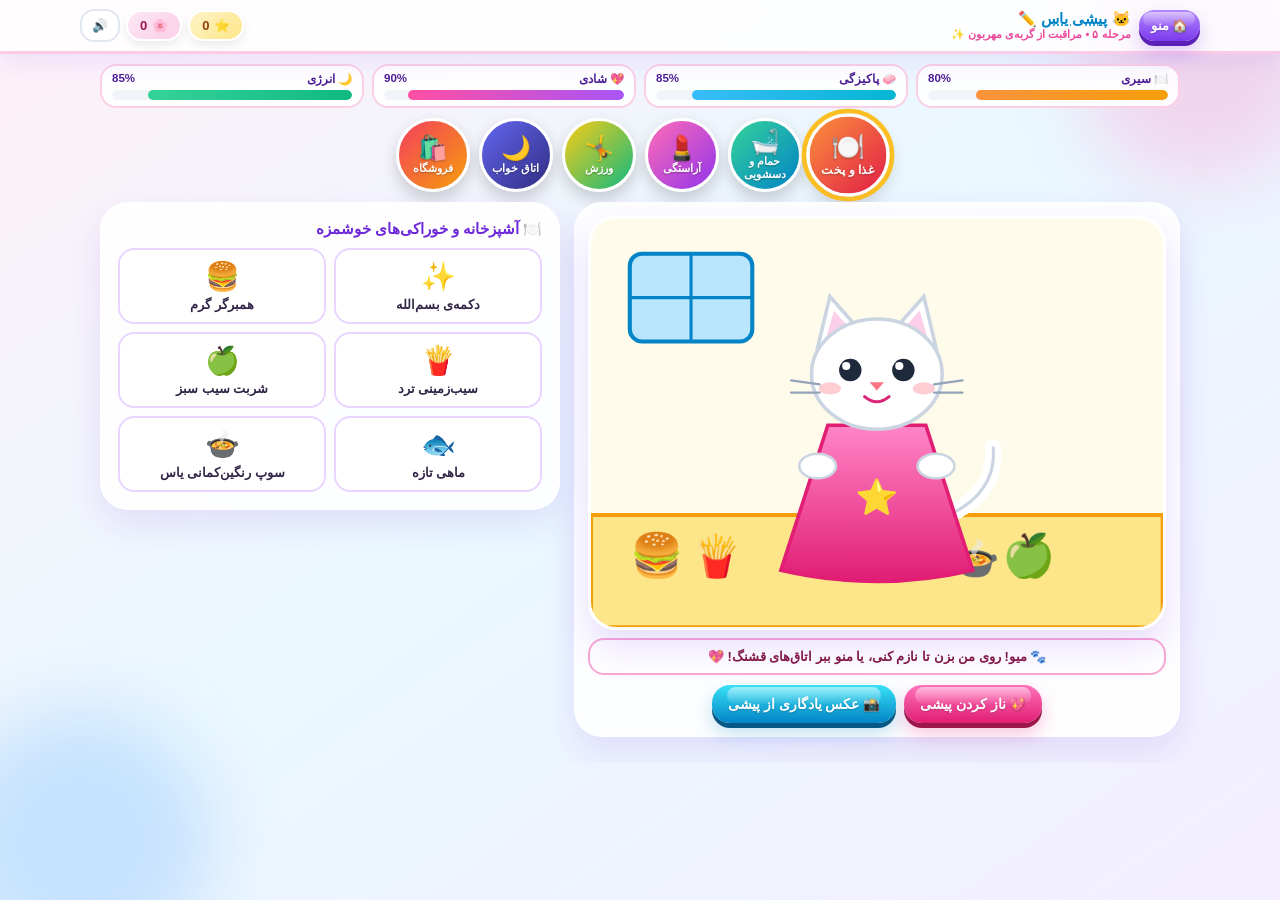
<file: app/src/main/assets/www/games/stage5.html>
<!DOCTYPE html>
<html lang="fa" dir="rtl">
<head>
  <meta charset="UTF-8" />
  <meta name="viewport" content="width=device-width, initial-scale=1.0, maximum-scale=1.0, user-scalable=no, viewport-fit=cover" />
  <title>مرحله ۵ • گربه‌ی کوچولوی یاس</title>
  <link rel="stylesheet" href="../shared/yas-theme.css" />
  <style>
    .wrap { position:relative; z-index:2; max-width:1100px; margin:10px auto 26px; padding:0 10px; }

    /* Need meters */
    .meters { display:grid; grid-template-columns:repeat(4, 1fr); gap:8px; margin-bottom:10px; }
    @media (max-width:600px){ .meters { grid-template-columns:repeat(2, 1fr); } }
    .meter-box { background:rgba(255,255,255,.92); border:2px solid #fbcfe8; border-radius:16px; padding:6px 10px; }
    .m-lbl { font-size:11.5px; font-weight:900; color:#4c1d95; display:flex; justify-content:space-between; }
    .m-track { height:10px; background:#f1f5f9; border-radius:999px; overflow:hidden; margin-top:4px; }
    .m-fill { height:100%; border-radius:999px; transition:width .35s var(--spring); }

    /* Main Room + Circular Room Buttons (inspired by child's drawing!) */
    .room-layout { display:grid; grid-template-columns:1.25fr 0.95fr; gap:14px; align-items:start; }
    @media (max-width:860px){ .room-layout { grid-template-columns:1fr; } }

    .stage-box {
      position:relative; border-radius:28px; overflow:hidden; border:3.5px solid #fff;
      box-shadow:0 18px 36px rgba(124,58,237,.16);
      min-height:370px; transition:background .4s ease;
    }
    .room-svg { width:100%; height:auto; display:block; cursor:pointer; }

    /* Circular colorful room buttons (just like the circles on the side & bottom of the drawing!) */
    .room-circles {
      display:flex; flex-wrap:wrap; justify-content:center; gap:9px;
      margin:10px 0;
    }
    .rc-btn {
      width:74px; height:74px; border-radius:50%; border:3px solid #fff;
      display:flex; flex-direction:column; align-items:center; justify-content:center;
      color:#fff; font-family:inherit; font-weight:900; font-size:11px; cursor:pointer;
      box-shadow:0 7px 16px rgba(0,0,0,.18); transition:transform .18s var(--spring);
      text-shadow:0 1px 2px rgba(0,0,0,.25);
    }
    .rc-btn span:first-child { font-size:24px; line-height:1.1; }
    .rc-btn.active { transform:scale(1.13); outline:4px solid #fbbf24; }
    .rc-btn:active { transform:scale(0.95); }

    .ctrl-grid { display:grid; grid-template-columns:repeat(2, 1fr); gap:8px; }
    .item-btn {
      border:2px solid #e9d5ff; background:#fff; border-radius:16px; padding:10px 8px;
      font-family:inherit; font-weight:900; font-size:12.5px; color:#312546;
      cursor:pointer; display:flex; flex-direction:column; align-items:center; gap:4px;
      transition:transform .14s var(--spring), background .15s;
    }
    .item-btn:active { transform:scale(0.95); }
    .item-btn .em { font-size:28px; }
    .item-btn.sel { border-color:#ec4899; background:#fdf2f8; }

    /* Cat Animations */
    @keyframes catFloat { 0%,100%{ transform:translateY(0); } 50%{ transform:translateY(-6px); } }
    @keyframes catJump { 0%,100%{ transform:translateY(0); } 50%{ transform:translateY(-48px); } }
    @keyframes tailWag { 0%,100%{ transform:rotate(-8deg); } 50%{ transform:rotate(12deg); } }
    @keyframes bubbleUp { 0%{ transform:translateY(0) scale(.8); opacity:.9; } 100%{ transform:translateY(-40px) scale(1.2); opacity:0; } }

    .cat-idle { animation:catFloat 3s ease-in-out infinite; }
    .cat-jump { animation:catJump 0.55s ease-in-out infinite; }
    .cat-tail { transform-origin:330px 300px; animation:tailWag 2.2s ease-in-out infinite; }
    .bub-up { animation:bubbleUp 1.8s ease-out infinite; }

    .cat-speech {
      background:rgba(255,255,255,.94); border:2px solid #f9a8d4; border-radius:16px;
      padding:9px 13px; text-align:center; font-weight:900; font-size:13px; color:#831843;
      margin-top:8px;
    }
  </style>
</head>
<body>
  <header class="yas-header">
    <div class="yas-header-inner">
      <div style="display:flex;align-items:center;gap:8px;">
        <button class="jelly-btn jb-purple" style="padding:8px 12px;font-size:12.5px;" onclick="location.href='../index.html'">🏠 منو</button>
        <div>
          <div style="font-weight:900;font-size:15px;color:#0284c7;">
            🐱 <span id="catNameLbl" onclick="renameCat()" style="cursor:pointer;text-decoration:underline dotted;">پیشی یاس</span> ✏️
          </div>
          <div style="font-size:11px;font-weight:700;color:#ec4899;">مرحله ۵ • مراقبت از گربه‌ی مهربون ✨</div>
        </div>
      </div>

      <div style="display:flex;align-items:center;gap:6px;">
        <span class="stat-chip stars" onclick="YasCore.openGarden()">⭐ <span data-stars>0</span></span>
        <span class="stat-chip buds" onclick="YasCore.openGarden()">🌸 <span data-buds>0</span></span>
        <button data-sound-btn class="soft-btn" style="padding:7px 10px;" onclick="YasCore.audio.toggle()">🔊</button>
      </div>
    </div>
  </header>

  <main class="wrap">
    <!-- نوارهای وضعیت پیشی -->
    <div class="meters">
      <div class="meter-box">
        <div class="m-lbl"><span>🍽️ سیری</span><span id="vFood">80%</span></div>
        <div class="m-track"><div id="bFood" class="m-fill" style="width:80%;background:linear-gradient(90deg,#fb923c,#f59e0b);"></div></div>
      </div>
      <div class="meter-box">
        <div class="m-lbl"><span>🧼 پاکیزگی</span><span id="vClean">85%</span></div>
        <div class="m-track"><div id="bClean" class="m-fill" style="width:85%;background:linear-gradient(90deg,#38bdf8,#06b6d4);"></div></div>
      </div>
      <div class="meter-box">
        <div class="m-lbl"><span>💖 شادی</span><span id="vFun">90%</span></div>
        <div class="m-track"><div id="bFun" class="m-fill" style="width:90%;background:linear-gradient(90deg,#ff4fa3,#a855f7);"></div></div>
      </div>
      <div class="meter-box">
        <div class="m-lbl"><span>🌙 انرژی</span><span id="vSleep">85%</span></div>
        <div class="m-track"><div id="bSleep" class="m-fill" style="width:85%;background:linear-gradient(90deg,#34d399,#10b981);"></div></div>
      </div>
    </div>

    <!-- دکمه‌های دایره‌ای ۶ اتاق (دقیقاً به سبک نقاشی دخترتان!) -->
    <div class="room-circles">
      <button id="rFood" class="rc-btn active" style="background:linear-gradient(135deg,#fb923c,#e11d48);" onclick="setRoom('food')"><span>🍽️</span><span>غذا و پخت</span></button>
      <button id="rBath" class="rc-btn" style="background:linear-gradient(135deg,#34d399,#0284c7);" onclick="setRoom('bath')"><span>🛁</span><span>حمام و دسشویی</span></button>
      <button id="rBeauty" class="rc-btn" style="background:linear-gradient(135deg,#ff6db8,#9333ea);" onclick="setRoom('beauty')"><span>💄</span><span>آراستگی</span></button>
      <button id="rSport" class="rc-btn" style="background:linear-gradient(135deg,#facc15,#10b981);" onclick="setRoom('sport')"><span>🤸</span><span>ورزش</span></button>
      <button id="rSleep" class="rc-btn" style="background:linear-gradient(135deg,#6366f1,#312e81);" onclick="setRoom('sleep')"><span>🌙</span><span>اتاق خواب</span></button>
      <button id="rShop" class="rc-btn" style="background:linear-gradient(135deg,#f43f5e,#f59e0b);" onclick="setRoom('shop')"><span>🛍️</span><span>فروشگاه</span></button>
    </div>

    <div class="room-layout">
      <!-- صحنه‌ی تعاملی پیشی -->
      <div class="glass-card" style="padding:12px;">
        <div class="stage-box">
          <svg id="catRoomSvg" class="room-svg" viewBox="0 0 560 400" xmlns="http://www.w3.org/2000/svg" onclick="petCat(event)"></svg>
        </div>
        <div id="catSpeech" class="cat-speech">🐾 میو! روی من بزن تا نازم کنی، یا منو ببر اتاق‌های قشنگ! 💖</div>
        <div style="display:flex;flex-wrap:wrap;gap:8px;justify-content:center;margin-top:10px;">
          <button class="jelly-btn jb-pink" onclick="petCat()">💖 ناز کردن پیشی</button>
          <button class="jelly-btn jb-cyan" onclick="saveCatPhoto()">📸 عکس یادگاری از پیشی</button>
        </div>
      </div>

      <!-- پنل ابزارهای اتاق فعال -->
      <div class="glass-card">
        <div id="roomPanelTitle" style="font-weight:900;font-size:15px;color:#6d28d9;margin-bottom:10px;"></div>
        <div id="roomControls"></div>
      </div>
    </div>
  </main>

  <script src="../shared/yas-core.js"></script>
  <script>
    const CAT_KEY = 'yasCatStateV2';
    let cat = {
      name: 'پیشی یاس',
      room: 'food',
      food: 80, clean: 85, fun: 90, sleep: 85,
      dress: 'pinkStar', // pinkStar (from drawing!), yellowSun, mintYas, purpleRoyal
      crown: 'none',
      makeup: '',
      night: false,
      inTub: false,
      soapy: false,
      toiletCurtain: false,
      jumping: false,
      jumps: 0,
      bismillah: false,
      unlocked: ['pinkStar', 'yellowSun'],
      giftClaimed: ''
    };

    const DRESSES = [
      { id:'pinkStar', name:'پیراهن پرنسسی صورتی ⭐', c1:'#ff85c8', c2:'#e11d74', sym:'⭐', price:0 },
      { id:'yellowSun', name:'پیراهن آفتابی زرد ☀️', c1:'#fde047', c2:'#f59e0b', sym:'🌼', price:0 },
      { id:'mintYas', name:'پیراهن یاس فیروزه‌ای 🌸', c1:'#5eead4', c2:'#0d9488', sym:'🌸', price:8 },
      { id:'purpleRoyal', name:'پیراهن شبِ پرستاره 👑', c1:'#c084fc', c2:'#6d28d9', sym:'✨', price:12 }
    ];

    function loadCat() {
      try {
        const s = JSON.parse(localStorage.getItem(CAT_KEY) || 'null');
        if (s) cat = Object.assign(cat, s);
      } catch(e){}
      document.getElementById('catNameLbl').textContent = cat.name;
    }
    function saveCat() {
      try { localStorage.setItem(CAT_KEY, JSON.stringify(cat)); } catch(e){}
      updateMeters();
    }
    function renameCat() {
      const n = prompt('اسم قشنگ گربه‌ت رو چی بذاریم؟ 🐱', cat.name);
      if (n && n.trim()) { cat.name = n.trim().slice(0, 18); document.getElementById('catNameLbl').textContent = cat.name; saveCat(); }
    }

    function clamp(v) { return Math.max(10, Math.min(100, Math.round(v))); }
    function updateMeters() {
      [['Food',cat.food],['Clean',cat.clean],['Fun',cat.fun],['Sleep',cat.sleep]].forEach(([k,v]) => {
        document.getElementById('v'+k).textContent = v + '%';
        document.getElementById('b'+k).style.width = v + '%';
      });
    }
    function say(txt) { document.getElementById('catSpeech').textContent = txt; }

    function setRoom(r) {
      cat.room = r;
      cat.inTub = (r === 'bath');
      cat.toiletCurtain = false;
      cat.jumping = false;
      if (r !== 'sleep') cat.night = false;
      YasCore.audio.pop(); YasCore.haptic(15);
      ['Food','Bath','Beauty','Sport','Sleep','Shop'].forEach(k => {
        document.getElementById('r'+k).classList.toggle('active', r === k.toLowerCase());
      });
      renderRoomControls();
      renderCatScene();
    }

    function petCat(e) {
      YasCore.audio.meow(); YasCore.audio.purr(); YasCore.haptic(20);
      cat.fun = clamp(cat.fun + 6);
      saveCat();
      say(`💖 میو میو! ${cat.name} عاشق ناز کردنه! (+۱ ستاره مهربانی)`);
      YasCore.addReward(1, 0);
      const x = e ? e.clientX : window.innerWidth * 0.4;
      const y = e ? e.clientY : window.innerHeight * 0.4;
      YasCore.burst(x, y, 16, ['💖','🐾','✨']);
    }

    // ---------------- RENDER CAT & 6 RICH ROOMS ----------------
    function renderCatScene() {
      const dr = DRESSES.find(d => d.id === cat.dress) || DRESSES[0];
      let bgSvg = '';
      let fgSvg = '';

      if (cat.room === 'food') {
        bgSvg = `
          <rect width="560" height="400" fill="#fffbeb"/>
          <rect y="290" width="560" height="110" fill="#fde68a" stroke="#f59e0b" stroke-width="4"/>
          <rect x="38" y="34" width="120" height="86" rx="12" fill="#bae6fd" stroke="#0284c7" stroke-width="4"/>
          <line x1="98" y1="34" x2="98" y2="120" stroke="#0284c7" stroke-width="3"/>
          <line x1="38" y1="77" x2="158" y2="77" stroke="#0284c7" stroke-width="3"/>
          ${cat.bismillah ? `<text x="280" y="42" text-anchor="middle" font-size="20" font-weight="900" fill="#d97706">✨ بسم‌الله الرحمن الرحیم ✨</text>` : ''}
          <!-- خوراکی‌های روی میز مطابق نقاشی -->
          <text x="90" y="344" font-size="42">🍔</text>
          <text x="148" y="344" font-size="40">🍟</text>
          <text x="455" y="344" font-size="42">🍏</text>
          <text x="400" y="346" font-size="38">🍲</text>`;
      } else if (cat.room === 'bath') {
        // دیوار کاشی سبز و وان صورتی دقیقاً مثل نقاشی دخترتان!
        let tiles = '';
        for (let x=0; x<560; x+=40) tiles += `<line x1="${x}" y1="0" x2="${x}" y2="290" stroke="#16a34a" stroke-opacity="0.28" stroke-width="2"/>`;
        for (let y=0; y<290; y+=40) tiles += `<line x1="0" y1="${y}" x2="560" y2="${y}" stroke="#16a34a" stroke-opacity="0.28" stroke-width="2"/>`;
        bgSvg = `
          <rect width="560" height="290" fill="#bbf7d0"/>
          ${tiles}
          <rect y="290" width="560" height="110" fill="#e0f2fe"/>
          <text x="460" y="72" font-size="38">🚿</text>
          <text x="86" y="74" font-size="36">🧼</text>`;
        fgSvg = cat.toiletCurtain ? `
          <rect x="135" y="60" width="290" height="310" rx="22" fill="#f9a8d4" stroke="#ec4899" stroke-width="5"/>
          <text x="280" y="210" text-anchor="middle" font-size="32" font-weight="900" fill="#fff">⭐ پرده‌ی ادب ⭐</text>
          <text x="280" y="255" text-anchor="middle" font-size="18" font-weight="900" fill="#fff">الآن دست‌هاش رو هم می‌شوره! 🧼</text>` : `
          <!-- وان صورتی بزرگ -->
          <path d="M125,270 L435,270 L410,362 Q280,382 150,362 Z" fill="#f9a8d4" stroke="#ec4899" stroke-width="5"/>
          <rect x="115" y="256" width="330" height="20" rx="10" fill="#fbcfe8" stroke="#ec4899" stroke-width="3"/>
          ${cat.soapy ? `<g class="bub-up"><circle cx="200" cy="238" r="22" fill="#fff" opacity=".88"/><circle cx="255" cy="226" r="26" fill="#fff" opacity=".88"/><circle cx="315" cy="232" r="24" fill="#fff" opacity=".88"/><circle cx="362" cy="242" r="18" fill="#fff" opacity=".88"/><text x="280" y="135" text-anchor="middle" font-size="30">🫧🫧🫧</text></g>` : ''}`;
      } else if (cat.room === 'beauty') {
        // قفسه شیشه‌های رنگی آراستگی مطابق نقاشی
        let bottles = '';
        const bCols = ['#ef4444','#facc15','#22c55e','#38bdf8','#a855f7','#ff4fa3','#fb923c','#06b6d4'];
        bCols.forEach((c,i) => {
          const bx = 54 + i*60;
          bottles += `<rect x="${bx}" y="324" width="22" height="38" rx="6" fill="${c}" stroke="#fff" stroke-width="2.5"/><rect x="${bx+5}" y="312" width="12" height="12" rx="3" fill="#334155"/>`;
        });
        bgSvg = `
          <rect width="560" height="400" fill="#fdf2f8"/>
          <ellipse cx="280" cy="170" rx="165" ry="130" fill="#ffffff" stroke="#f9a8d4" stroke-width="8"/>
          <rect y="356" width="560" height="44" fill="#fbcfe8" stroke="#ec4899" stroke-width="3"/>
          ${bottles}`;
      } else if (cat.room === 'sport') {
        bgSvg = `
          <rect width="560" height="260" fill="#bae6fd"/>
          <circle cx="482" cy="64" r="34" fill="#fde047"/>
          <rect y="260" width="560" height="140" fill="#86efac" stroke="#22c55e" stroke-width="4"/>
          <text x="68" y="340" font-size="40">⚽</text>
          <text x="468" y="340" font-size="38">🌷</text>
          <text x="280" y="44" text-anchor="middle" font-size="19" font-weight="900" fill="#0369a1">🤸 پرش‌های ورزشی امروز: ${cat.jumps}</text>`;
      } else if (cat.room === 'sleep') {
        bgSvg = cat.night ? `
          <rect width="560" height="400" fill="#1e1b4b"/>
          <text x="86" y="76" font-size="42">🌙</text>
          <text x="430" y="72" font-size="28">✨⭐✨</text>
          <text x="180" y="105" font-size="22">⭐</text>` : `
          <rect width="560" height="400" fill="#eff6ff"/>
          <text x="86" y="76" font-size="42">☀️</text>`;
        // تخت خواب با بالش سبز و پتوی صورتی (دقیقاً مطابق نقاشی!)
        fgSvg = `
          <rect x="92" y="276" width="376" height="96" rx="22" fill="#f472b6" stroke="#db2777" stroke-width="4"/>
          <rect x="112" y="256" width="110" height="46" rx="18" fill="#4ade80" stroke="#16a34a" stroke-width="3"/>
          ${cat.night ? `<text x="380" y="155" font-size="32" fill="#fef08a">💤 💤</text>` : ''}`;
      } else {
        bgSvg = `
          <rect width="560" height="400" fill="#fff7ed"/>
          <rect x="30" y="26" width="500" height="60" rx="18" fill="#ec4899"/>
          <text x="280" y="65" text-anchor="middle" font-size="24" font-weight="900" fill="#fff">🛍️ بوتیک و فروشگاه یاس 🌸</text>
          <rect y="310" width="560" height="90" fill="#fde68a"/>`;
      }

      const eyesSvg = cat.night
        ? `<path d="M242,150 Q254,160 266,150" fill="none" stroke="#1e293b" stroke-width="4" stroke-linecap="round"/>
           <path d="M294,150 Q306,160 318,150" fill="none" stroke="#1e293b" stroke-width="4" stroke-linecap="round"/>`
        : `<circle cx="254" cy="148" r="11" fill="#1e293b"/><circle cx="306" cy="148" r="11" fill="#1e293b"/>
           <circle cx="250" cy="144" r="4" fill="#fff"/><circle cx="302" cy="144" r="4" fill="#fff"/>`;

      const crownSvg = cat.crown==='crown' ? `<text x="280" y="88" text-anchor="middle" font-size="44">👑</text>` :
                       cat.crown==='bow' ? `<text x="280" y="92" text-anchor="middle" font-size="40">🎀</text>` :
                       cat.crown==='flower' ? `<text x="280" y="90" text-anchor="middle" font-size="40">🌸</text>` : '';

      const catClass = cat.jumping ? 'cat-jump' : 'cat-idle';
      const catTransform = cat.room === 'sleep' ? 'translate(0, 16)' : (cat.room === 'bath' ? 'translate(0, 12)' : '');

      const catSvg = `
        <g class="${catClass}" transform="${catTransform}">
          <!-- دم بامزه -->
          <path class="cat-tail" d="M336,296 Q398,274 394,224" fill="none" stroke="#ffffff" stroke-width="16" stroke-linecap="round"/>
          <path class="cat-tail" d="M336,296 Q398,274 394,224" fill="none" stroke="#cbd5e1" stroke-width="3" stroke-linecap="round"/>
          <!-- پیراهن پرنسسی گربه -->
          ${cat.room !== 'bath' ? `
            <path d="M232,202 L328,202 L374,344 Q280,366 186,344 Z" fill="url(#dressGrad)" stroke="${dr.c2}" stroke-width="3.5"/>
            <text x="280" y="284" text-anchor="middle" font-size="34">${dr.sym}</text>
            <ellipse cx="222" cy="242" rx="18" ry="12" fill="#fff" stroke="#cbd5e1" stroke-width="2.5"/>
            <ellipse cx="338" cy="242" rx="18" ry="12" fill="#fff" stroke="#cbd5e1" stroke-width="2.5"/>` : `
            <ellipse cx="280" cy="260" rx="52" ry="48" fill="#fff" stroke="#cbd5e1" stroke-width="3"/>`}
          <!-- گوش‌ها -->
          <polygon points="222,126 234,76 266,112" fill="#fff" stroke="#cbd5e1" stroke-width="3.5"/>
          <polygon points="338,126 326,76 294,112" fill="#fff" stroke="#cbd5e1" stroke-width="3.5"/>
          <polygon points="230,118 238,90 258,112" fill="#fbcfe8"/>
          <polygon points="330,118 322,90 302,112" fill="#fbcfe8"/>
          <!-- سر سفید گربه -->
          <ellipse cx="280" cy="152" rx="64" ry="54" fill="#ffffff" stroke="#cbd5e1" stroke-width="3.5"/>
          ${eyesSvg}
          <!-- گونه‌های صورتی و سبیل -->
          <ellipse cx="234" cy="166" rx="11" ry="6" fill="#fda4af" opacity="${cat.makeup==='blush'?0.95:0.55}"/>
          <ellipse cx="326" cy="166" rx="11" ry="6" fill="#fda4af" opacity="${cat.makeup==='blush'?0.95:0.55}"/>
          <polygon points="280,168 273,160 287,160" fill="#fb7185"/>
          <path d="M268,174 Q280,184 292,174" fill="none" stroke="#db2777" stroke-width="3" stroke-linecap="round"/>
          <g stroke="#94a3b8" stroke-width="2.2" stroke-linecap="round">
            <line x1="196" y1="158" x2="224" y2="162"/><line x1="196" y1="170" x2="224" y2="170"/>
            <line x1="364" y1="158" x2="336" y2="162"/><line x1="364" y1="170" x2="336" y2="170"/>
          </g>
          ${cat.makeup==='stars' ? `<text x="234" y="132" font-size="18">⭐</text><text x="312" y="132" font-size="18">⭐</text>` : ''}
          ${cat.makeup==='hearts' ? `<text x="232" y="132" font-size="18">💖</text><text x="312" y="132" font-size="18">💖</text>` : ''}
          ${crownSvg}
        </g>`;

      document.getElementById('catRoomSvg').innerHTML = `
        <defs>
          <linearGradient id="dressGrad" x1="0" y1="0" x2="0" y2="1"><stop offset="0%" stop-color="${dr.c1}"/><stop offset="100%" stop-color="${dr.c2}"/></linearGradient>
        </defs>
        ${bgSvg}
        ${catSvg}
        ${fgSvg}
      `;
    }

    // ---------------- ROOM CONTROLS ----------------
    function renderRoomControls() {
      const title = document.getElementById('roomPanelTitle');
      const box = document.getElementById('roomControls');
      box.innerHTML = '';

      if (cat.room === 'food') {
        title.textContent = '🍽️ آشپزخانه و خوراکی‌های خوشمزه';
        const foods = [
          { em:'✨', l:'دکمه‌ی بسم‌الله', fn:() => { cat.bismillah=true; YasCore.audio.blessing(); YasCore.addReward(2,1,'✨ بسم‌الله! غذای پیشی پربرکت شد!'); renderCatScene(); } },
          { em:'🍔', l:'همبرگر گرم', fn:() => feed('همبرگر', 22) },
          { em:'🍟', l:'سیب‌زمینی ترد', fn:() => feed('سیب‌زمینی', 16) },
          { em:'🍏', l:'شربت سیب سبز', fn:() => feed('شربت سیب سبز', 15) },
          { em:'🐟', l:'ماهی تازه', fn:() => feed('ماهی خوشمزه', 25) },
          { em:'🍲', l:'سوپ رنگین‌کمانی یاس', fn:() => feed('سوپ یاس', 30, true) }
        ];
        box.innerHTML = `<div class="ctrl-grid" id="cg"></div>`;
        const cg = box.querySelector('#cg');
        foods.forEach(f => {
          const b = document.createElement('button'); b.className='item-btn';
          b.innerHTML = `<span class="em">${f.em}</span><span>${f.l}</span>`;
          b.onclick = f.fn; cg.appendChild(b);
        });
      } else if (cat.room === 'bath') {
        title.textContent = '🛁 حمام حبابی و دستشویی تمیز';
        const acts = [
          { em:'🚽', l:'رفتن به دستشویی', fn:() => { cat.toiletCurtain=true; YasCore.audio.bubble(); renderCatScene(); say('🌸 پشت پرده رفت... الآن دست‌هاش رو هم می‌شوره!'); setTimeout(()=>{ cat.toiletCurtain=false; cat.clean=clamp(cat.clean+15); saveCat(); YasCore.addReward(2,1,'✨ نظافت نشانه ایمانه! +۲ ستاره'); renderCatScene(); say('🧼 دست‌هام رو با صابون شستم! آخ جون چقدر تمیزم!'); }, 2200); } },
          { em:'🧽', l:'۱. اسفنج صابونی', fn:() => { cat.soapy=true; YasCore.audio.bubble(); say('🫧 وای چقدر حباب‌های قشنگ!'); renderCatScene(); } },
          { em:'🚿', l:'۲. دوش آب گرم', fn:() => { cat.soapy=false; cat.clean=100; saveCat(); YasCore.audio.sparkle(); YasCore.addReward(3,1,'🛁 پیشی برق افتاد! +۳ ستاره'); say('✨ آخیش! آب گرم عالی بود! حالا تمیزِ تمیزم!'); renderCatScene(); YasCore.burst(window.innerWidth*0.4, window.innerHeight*0.4, 30, ['🫧','✨']); } },
          { em:'💨', l:'۳. سشوار و حوله', fn:() => { cat.clean=100; cat.fun=clamp(cat.fun+10); saveCat(); YasCore.audio.purr(); say('💨 موهام پف‌کی و خشک شد! مرسی عزیزم!'); } }
        ];
        box.innerHTML = `<div class="ctrl-grid" id="cg"></div>`;
        acts.forEach(a => {
          const b = document.createElement('button'); b.className='item-btn';
          b.innerHTML = `<span class="em">${a.em}</span><span>${a.l}</span>`;
          b.onclick = a.fn; box.querySelector('#cg').appendChild(b);
        });
      } else if (cat.room === 'beauty') {
        title.textContent = '💄 کمد لباس و شیشه‌های آراستگی';
        let html = `<div style="margin-bottom:8px;"><button class="jelly-btn jb-pink" style="width:100%;" onclick="randomCatStyle()">🎲 استایل شانسی برای کوچولوها!</button></div><div class="ctrl-grid" id="cg"></div>`;
        box.innerHTML = html;
        const cg = box.querySelector('#cg');
        DRESSES.filter(d => cat.unlocked.includes(d.id)).forEach(d => {
          const b = document.createElement('button');
          b.className = 'item-btn' + (cat.dress===d.id?' sel':'');
          b.innerHTML = `<span class="em">👗</span><span>${d.name}</span>`;
          b.onclick = () => { cat.dress=d.id; YasCore.audio.sparkle(); saveCat(); renderRoomControls(); renderCatScene(); say('👗 وای این پیراهن چقدر بهم میاد!'); };
          cg.appendChild(b);
        });
        [
          { em:'👑', l:'تاج پرنسسی', fn:()=>{ cat.crown=cat.crown==='crown'?'none':'crown'; finishStyle(); } },
          { em:'🎀', l:'پاپیون صورتی', fn:()=>{ cat.crown=cat.crown==='bow'?'none':'bow'; finishStyle(); } },
          { em:'🌸', l:'گل یاس روی سر', fn:()=>{ cat.crown=cat.crown==='flower'?'none':'flower'; finishStyle(); } },
          { em:'⭐', l:'ستاره‌های اکلیلی', fn:()=>{ cat.makeup=cat.makeup==='stars'?'':'stars'; finishStyle(); } },
          { em:'💖', l:'قلب‌های بانمک', fn:()=>{ cat.makeup=cat.makeup==='hearts'?'':'hearts'; finishStyle(); } },
          { em:'🧴', l:'عطر یاس اکلیلی', fn:()=>{ cat.fun=clamp(cat.fun+12); saveCat(); YasCore.audio.blessing(); YasCore.burst(window.innerWidth*0.4,window.innerHeight*0.4,28,['🌸','✨']); say('🌸 به به چه بوی گل یاسی!'); } }
        ].forEach(it => {
          const b = document.createElement('button'); b.className='item-btn';
          b.innerHTML = `<span class="em">${it.em}</span><span>${it.l}</span>`;
          b.onclick = it.fn; cg.appendChild(b);
        });
      } else if (cat.room === 'sport') {
        title.textContent = '🤸 پارک، طناب‌بازی و ورزش شاد';
        const sp = [
          { em:'🪢', l:'پرش با طناب!', fn:() => {
            cat.jumping=true; cat.jumps++; cat.fun=clamp(cat.fun+12); cat.sleep=clamp(cat.sleep-4);
            YasCore.audio.note(520 + (cat.jumps%5)*80, 0.14, 'triangle', 0.16); YasCore.haptic(20);
            saveCat(); renderCatScene();
            if (cat.jumps % 5 === 0) { YasCore.addReward(4, 1, '🏆 ۵ پرش عالی! +۴ ستاره و +۱ غنچه یاس'); YasCore.audio.fanfare(); }
            say(`🤸 هورا! پرش شماره ${cat.jumps}! ورزش خیلی خوبه!`);
            setTimeout(()=>{ cat.jumping=false; renderCatScene(); }, 900);
          }},
          { em:'⚽', l:'توپ‌بازی رنگی', fn:() => { cat.fun=clamp(cat.fun+15); saveCat(); YasCore.audio.bubble(); YasCore.burst(window.innerWidth*0.4,window.innerHeight*0.4,24,['⚽','⭐']); say('⚽ گلللل! چه توپ‌بازی باحالی!'); } },
          { em:'🧘', l:'نرمش کششی', fn:() => { cat.fun=clamp(cat.fun+10); cat.sleep=clamp(cat.sleep+8); saveCat(); YasCore.audio.sparkle(); say('🌿 نفس عمیق و نرمش! سرحالِ سرحال شدم!'); } }
        ];
        box.innerHTML = `<div class="ctrl-grid" id="cg"></div>`;
        sp.forEach(a => {
          const b = document.createElement('button'); b.className='item-btn';
          b.innerHTML = `<span class="em">${a.em}</span><span>${a.l}</span>`;
          b.onclick = a.fn; box.querySelector('#cg').appendChild(b);
        });
      } else if (cat.room === 'sleep') {
        title.textContent = '🌙 اتاق خواب، پتوی صورتی و لالایی';
        box.innerHTML = `<div class="ctrl-grid">
          <button class="item-btn" onclick="toggleLamp()"><span class="em">${cat.night?'☀️':'🌙'}</span><span>${cat.night?'روشن کردن چراغ':'خاموش کردن چراغ'}</span></button>
          <button class="item-btn" onclick="playCatLullaby()"><span class="em">🎶</span><span>پخش لالایی آرام</span></button>
        </div>`;
      } else {
        title.textContent = '🛍️ فروشگاه لباس‌های جدید و هدیه روزانه';
        const today = new Date().toISOString().slice(0,10);
        const canGift = cat.giftClaimed !== today;
        box.innerHTML = `<div style="margin-bottom:10px;">
          <button class="jelly-btn jb-gold" style="width:100%;" onclick="claimDailyGift()">${canGift ? '🎁 باز کردن جعبه هدیه رایگان امروز! (+۱۰ ستاره)' : '✅ هدیه امروز رو گرفتی! فردا دوباره بیا 🌸'}</button>
        </div><div class="ctrl-grid" id="cg"></div>`;
        const cg = box.querySelector('#cg');
        DRESSES.filter(d => d.price > 0).forEach(d => {
          const owned = cat.unlocked.includes(d.id);
          const b = document.createElement('button'); b.className='item-btn';
          b.innerHTML = `<span class="em">👗</span><span>${d.name}</span><span style="font-size:11px;color:${owned?'#059669':'#d97706'};">${owned ? '✅ خریداری‌شده' : `⭐ ${d.price} ستاره`}</span>`;
          b.onclick = () => buyDress(d);
          cg.appendChild(b);
        });
      }
    }

    function feed(name, amt, isSoup = false) {
      cat.food = clamp(cat.food + amt);
      cat.fun = clamp(cat.fun + 5);
      saveCat();
      YasCore.audio.bubble(); YasCore.haptic(18);
      YasCore.burst(window.innerWidth*0.4, window.innerHeight*0.4, 24, ['💖','✨', isSoup?'🍲':'🍔']);
      if (cat.food >= 95) {
        const bonus = cat.bismillah ? 4 : 2;
        YasCore.addReward(bonus, 1, `🌸 الحمدلله سیر شد! +${bonus} ستاره و +۱ غنچه یاس`);
        say(`😋 به به! ${name} عالی بود! الحمدلله رب العالمین! 🌸`);
      } else {
        say(`😋 یام‌یام! ${name} خیلی خوشمزه‌ست!`);
      }
    }

    function finishStyle() {
      cat.fun = clamp(cat.fun + 8); saveCat();
      YasCore.audio.sparkle(); renderCatScene();
      say('✨ چقدر ناز و مرتب شدم! مرسی دوست مهربونم!');
    }
    function randomCatStyle() {
      const avail = DRESSES.filter(d => cat.unlocked.includes(d.id));
      cat.dress = avail[Math.floor(Math.random()*avail.length)].id;
      cat.crown = ['crown','bow','flower','none'][Math.floor(Math.random()*4)];
      cat.makeup = ['stars','hearts','blush',''][Math.floor(Math.random()*4)];
      finishStyle(); renderRoomControls();
    }
    function toggleLamp() {
      cat.night = !cat.night;
      if (cat.night) {
        cat.sleep = 100; saveCat();
        YasCore.audio.lullaby();
        YasCore.addReward(3, 1, '🌙 شب بخیر پیشی! +۳ ستاره و +۱ غنچه یاس');
        say('💤 شبت بخیر عزیزم... خواب‌های قشنگ ببینم...');
      } else {
        YasCore.audio.sparkle();
        say('☀️ صبح بخیر! انرژی‌م پرِ پر شد! بریم بازی!');
      }
      renderRoomControls(); renderCatScene();
    }
    function playCatLullaby() {
      cat.night = true; cat.sleep = 100; saveCat();
      YasCore.audio.lullaby(); renderRoomControls(); renderCatScene();
      say('🎶 لالاییِ آرام... پیشی کوچولو خوابش برد 💤');
    }
    function claimDailyGift() {
      const today = new Date().toISOString().slice(0,10);
      if (cat.giftClaimed === today) { YasCore.showToast('هدیه امروز رو گرفتی! 🌸'); return; }
      cat.giftClaimed = today; saveCat();
      YasCore.addReward(10, 3, '🎁 هورا! ۱۰ ستاره و ۳ غنچه یاس هدیه گرفتی!');
      YasCore.audio.fanfare(); YasCore.burst(window.innerWidth/2, window.innerHeight/3, 60, ['🎁','⭐','🌸']);
      renderRoomControls();
    }
    function buyDress(d) {
      if (cat.unlocked.includes(d.id)) {
        cat.dress = d.id; saveCat(); renderCatScene(); say(`👗 ${d.name} رو پوشیدم!`); return;
      }
      const p = YasCore.getProgress();
      if (p.stars < d.price) { YasCore.showToast(`برای خرید به ${d.price} ستاره نیاز داری ⭐`); return; }
      YasCore.setProgress({ stars: p.stars - d.price, buds: p.buds });
      cat.unlocked.push(d.id); cat.dress = d.id; saveCat();
      YasCore.audio.fanfare(); YasCore.burst(window.innerWidth/2, window.innerHeight/3, 50, ['👗','✨','🌸']);
      say(`🎉 مبارکه! ${d.name} رو خریدیم و پوشیدم!`);
      renderRoomControls(); renderCatScene();
    }
    function saveCatPhoto() {
      const svgStr = new XMLSerializer().serializeToString(document.getElementById('catRoomSvg'));
      const url = URL.createObjectURL(new Blob([svgStr], {type:'image/svg+xml;charset=utf-8'}));
      const img = new Image();
      img.onload = () => {
        const c = document.createElement('canvas'); c.width=840; c.height=660;
        const x = c.getContext('2d');
        x.fillStyle='#fdf2f8'; x.fillRect(0,0,840,660);
        x.fillStyle='#db2777'; x.font='bold 28px Tahoma,sans-serif'; x.textAlign='center';
        x.fillText(`🐱 ${cat.name} • شهر بازی یاس و رنگ 🌸`, 420, 46);
        x.drawImage(img, 20, 62, 800, 575);
        URL.revokeObjectURL(url);
        YasCore.saveImage(c.toDataURL('image/png'), 'gorbe-yas.png');
      };
      img.src = url;
    }

    window.addEventListener('DOMContentLoaded', () => {
      loadCat(); updateMeters(); renderRoomControls(); renderCatScene();
    });
  </script>
</body>
</html>
</file>
<file: app/src/main/assets/www/shared/yas-theme.css>
/* ============================================================================
   شهرِ بازی یاس و رنگ • سیستم طراحی گرافیکی 2.5D آب‌نباتی-شیشه‌ای
   ============================================================================ */
:root {
  --bg-grad: linear-gradient(145deg, #fff0f8 0%, #eaf8ff 48%, #f4eeff 100%);
  --pink: #ff4fa3;
  --pink-deep: #db2777;
  --purple: #8b5cf6;
  --purple-deep: #6d28d9;
  --cyan: #06b6d4;
  --cyan-deep: #0284c7;
  --emerald: #10b981;
  --emerald-deep: #047857;
  --gold: #f59e0b;
  --gold-deep: #b45309;
  --ink: #2c1d45;
  --muted: #64748b;
  --glass: rgba(255, 255, 255, 0.88);
  --glass-strong: rgba(255, 255, 255, 0.96);
  --spring: cubic-bezier(0.34, 1.56, 0.64, 1);
}

body.theme-cyan {
  --bg-grad: linear-gradient(145deg, #ecfeff 0%, #fefce8 50%, #eef2ff 100%);
  --pink: #06b6d4; --pink-deep: #0284c7;
  --purple: #0ea5e9; --purple-deep: #1d4ed8;
}
body.theme-rainbow {
  --bg-grad: linear-gradient(145deg, #fff1f2 0%, #fef9c3 34%, #dcfce7 68%, #e0f2fe 100%);
  --pink: #f43f5e; --pink-deep: #be123c;
  --purple: #10b981; --purple-deep: #047857;
}
body.theme-purple {
  --bg-grad: linear-gradient(145deg, #f5f3ff 0%, #fdf2f8 50%, #ede9fe 100%);
  --pink: #a855f7; --pink-deep: #7e22ce;
  --purple: #ec4899; --purple-deep: #be185d;
}

* {
  box-sizing: border-box;
  -webkit-tap-highlight-color: transparent;
  user-select: none;
}

html, body {
  margin: 0;
  padding: 0;
  min-height: 100%;
  font-family: 'Vazirmatn', 'IRANSans', 'Noto Sans Arabic', Tahoma, sans-serif;
  background: var(--bg-grad);
  background-attachment: fixed;
  color: var(--ink);
  overflow-x: hidden;
}

/* Soft ambient floating bokeh background layer */
.yas-bg-orbs {
  position: fixed;
  inset: 0;
  pointer-events: none;
  z-index: 0;
  overflow: hidden;
}
.yas-bg-orbs span {
  position: absolute;
  border-radius: 50%;
  filter: blur(36px);
  opacity: 0.42;
  animation: yasDrift 14s ease-in-out infinite alternate;
}
.yas-bg-orbs span:nth-child(1) { width: 240px; height: 240px; background: #f9a8d4; top: -60px; right: -40px; }
.yas-bg-orbs span:nth-child(2) { width: 260px; height: 260px; background: #93c5fd; bottom: -70px; left: -50px; animation-delay: -5s; }
.yas-bg-orbs span:nth-child(3) { width: 190px; height: 190px; background: #fde68a; top: 42%; left: 55%; animation-delay: -9s; }

@keyframes yasDrift {
  0% { transform: translate(0, 0) scale(1); }
  100% { transform: translate(24px, -22px) scale(1.12); }
}

#yasFxCanvas {
  position: fixed;
  inset: 0;
  width: 100%;
  height: 100%;
  pointer-events: none;
  z-index: 9999;
}

/* Glossy 3D Sticky Header */
.yas-header {
  position: sticky;
  top: 0;
  z-index: 60;
  background: rgba(255, 255, 255, 0.86);
  backdrop-filter: blur(14px);
  -webkit-backdrop-filter: blur(14px);
  border-bottom: 3px solid rgba(244, 114, 182, 0.35);
  box-shadow: 0 8px 24px rgba(139, 92, 246, 0.12);
  padding: 9px 12px;
}

.yas-header-inner {
  max-width: 1120px;
  margin: 0 auto;
  display: flex;
  flex-wrap: wrap;
  align-items: center;
  justify-content: space-between;
  gap: 8px;
}

/* 3D Glossy Jelly Buttons */
.jelly-btn {
  position: relative;
  border: none;
  border-radius: 18px;
  padding: 11px 16px;
  font-family: inherit;
  font-weight: 900;
  font-size: 13.5px;
  color: #fff;
  cursor: pointer;
  display: inline-flex;
  align-items: center;
  justify-content: center;
  gap: 6px;
  overflow: hidden;
  transition: transform 0.16s var(--spring), box-shadow 0.16s ease;
  text-shadow: 0 1px 2px rgba(0, 0, 0, 0.18);
}
.jelly-btn::before {
  content: "";
  position: absolute;
  top: 2px;
  left: 8%;
  width: 84%;
  height: 44%;
  border-radius: 999px;
  background: linear-gradient(180deg, rgba(255, 255, 255, 0.52), rgba(255, 255, 255, 0.04));
  pointer-events: none;
}
.jelly-btn:active { transform: translateY(4px) scale(0.97); }

.jb-pink { background: linear-gradient(180deg, #ff74bc, #e11d74); box-shadow: 0 5px 0 #9d174d, 0 10px 20px rgba(225, 29, 116, 0.28); }
.jb-pink:active { box-shadow: 0 1px 0 #9d174d; }
.jb-purple { background: linear-gradient(180deg, #b388ff, #7c3aed); box-shadow: 0 5px 0 #5b21b6, 0 10px 20px rgba(124, 58, 237, 0.28); }
.jb-purple:active { box-shadow: 0 1px 0 #5b21b6; }
.jb-cyan { background: linear-gradient(180deg, #38e1f5, #0284c7); box-shadow: 0 5px 0 #075985, 0 10px 20px rgba(2, 132, 199, 0.26); }
.jb-cyan:active { box-shadow: 0 1px 0 #075985; }
.jb-gold { background: linear-gradient(180deg, #fcd34d, #d97706); box-shadow: 0 5px 0 #92400e, 0 10px 20px rgba(217, 119, 6, 0.28); }
.jb-gold:active { box-shadow: 0 1px 0 #92400e; }
.jb-emerald { background: linear-gradient(180deg, #34d399, #059669); box-shadow: 0 5px 0 #065f46, 0 10px 20px rgba(5, 150, 105, 0.26); }
.jb-emerald:active { box-shadow: 0 1px 0 #065f46; }
.jb-coral { background: linear-gradient(180deg, #fb7185, #e11d48); box-shadow: 0 5px 0 #9f1239, 0 10px 20px rgba(225, 29, 72, 0.26); }
.jb-coral:active { box-shadow: 0 1px 0 #9f1239; }

.soft-btn {
  border: 2px solid #e2e8f0;
  background: rgba(255, 255, 255, 0.92);
  color: #334155;
  border-radius: 14px;
  padding: 8px 12px;
  font-family: inherit;
  font-weight: 800;
  font-size: 12.5px;
  cursor: pointer;
  transition: transform 0.14s var(--spring), background 0.15s;
}
.soft-btn:active { transform: scale(0.95); }

/* Glass Cards */
.glass-card {
  position: relative;
  z-index: 2;
  background: var(--glass);
  backdrop-filter: blur(12px);
  -webkit-backdrop-filter: blur(12px);
  border: 2.5px solid rgba(255, 255, 255, 0.9);
  border-radius: 28px;
  padding: 16px;
  box-shadow: 0 14px 34px rgba(109, 40, 217, 0.11), inset 0 1px 0 rgba(255, 255, 255, 0.95);
}

.stat-chip {
  display: inline-flex;
  align-items: center;
  gap: 5px;
  padding: 6px 12px;
  border-radius: 999px;
  font-weight: 900;
  font-size: 13px;
  border: 2px solid #fff;
  box-shadow: 0 4px 10px rgba(0, 0, 0, 0.08);
  cursor: pointer;
}
.stat-chip.stars { background: linear-gradient(135deg, #fef3c7, #fde68a); color: #92400e; }
.stat-chip.buds { background: linear-gradient(135deg, #fce7f3, #fbcfe8); color: #9d174d; }

/* Modal */
.yas-modal-bg {
  position: fixed;
  inset: 0;
  background: rgba(28, 18, 52, 0.56);
  backdrop-filter: blur(6px);
  display: none;
  align-items: center;
  justify-content: center;
  z-index: 600;
  padding: 14px;
}
.yas-modal-bg.open { display: flex; }
.yas-modal-card {
  background: linear-gradient(180deg, #ffffff, #f8fafc);
  border: 3px solid #e9d5ff;
  border-radius: 28px;
  max-width: 540px;
  width: 100%;
  padding: 18px;
  box-shadow: 0 24px 60px rgba(28, 18, 52, 0.32);
  max-height: 88vh;
  overflow-y: auto;
  animation: yasPopIn 0.28s var(--spring);
}
@keyframes yasPopIn {
  from { opacity: 0; transform: scale(0.86) translateY(14px); }
  to { opacity: 1; transform: scale(1) translateY(0); }
}

/* Garden Plot */
.yas-garden-plot {
  min-height: 150px;
  background: linear-gradient(180deg, #bae6fd 0%, #dcfce7 52%, #86efac 100%);
  border: 2.5px solid #4ade80;
  border-radius: 22px;
  padding: 14px;
  display: flex;
  flex-wrap: wrap;
  align-items: center;
  justify-content: center;
  gap: 10px;
  margin: 12px 0;
  position: relative;
  overflow: hidden;
}
.yas-flower-item {
  font-size: 32px;
  cursor: pointer;
  transition: transform 0.2s var(--spring);
  filter: drop-shadow(0 4px 5px rgba(0, 0, 0, 0.14));
}
.yas-flower-item:hover, .yas-flower-item:active {
  transform: scale(1.32) rotate(14deg);
}

/* Floating Praise Toast */
.yas-toast {
  position: fixed;
  bottom: 22px;
  left: 50%;
  transform: translateX(-50%) translateY(90px);
  background: linear-gradient(135deg, #7c3aed, #ec4899);
  color: #fff;
  padding: 11px 20px;
  border-radius: 999px;
  font-weight: 900;
  font-size: 13.5px;
  box-shadow: 0 12px 28px rgba(124, 58, 237, 0.38);
  border: 2px solid #fef08a;
  z-index: 9998;
  opacity: 0;
  transition: all 0.32s var(--spring);
  pointer-events: none;
  white-space: nowrap;
  max-width: 92vw;
  overflow: hidden;
  text-overflow: ellipsis;
}
.yas-toast.show {
  opacity: 1;
  transform: translateX(-50%) translateY(0);
}
</file>
